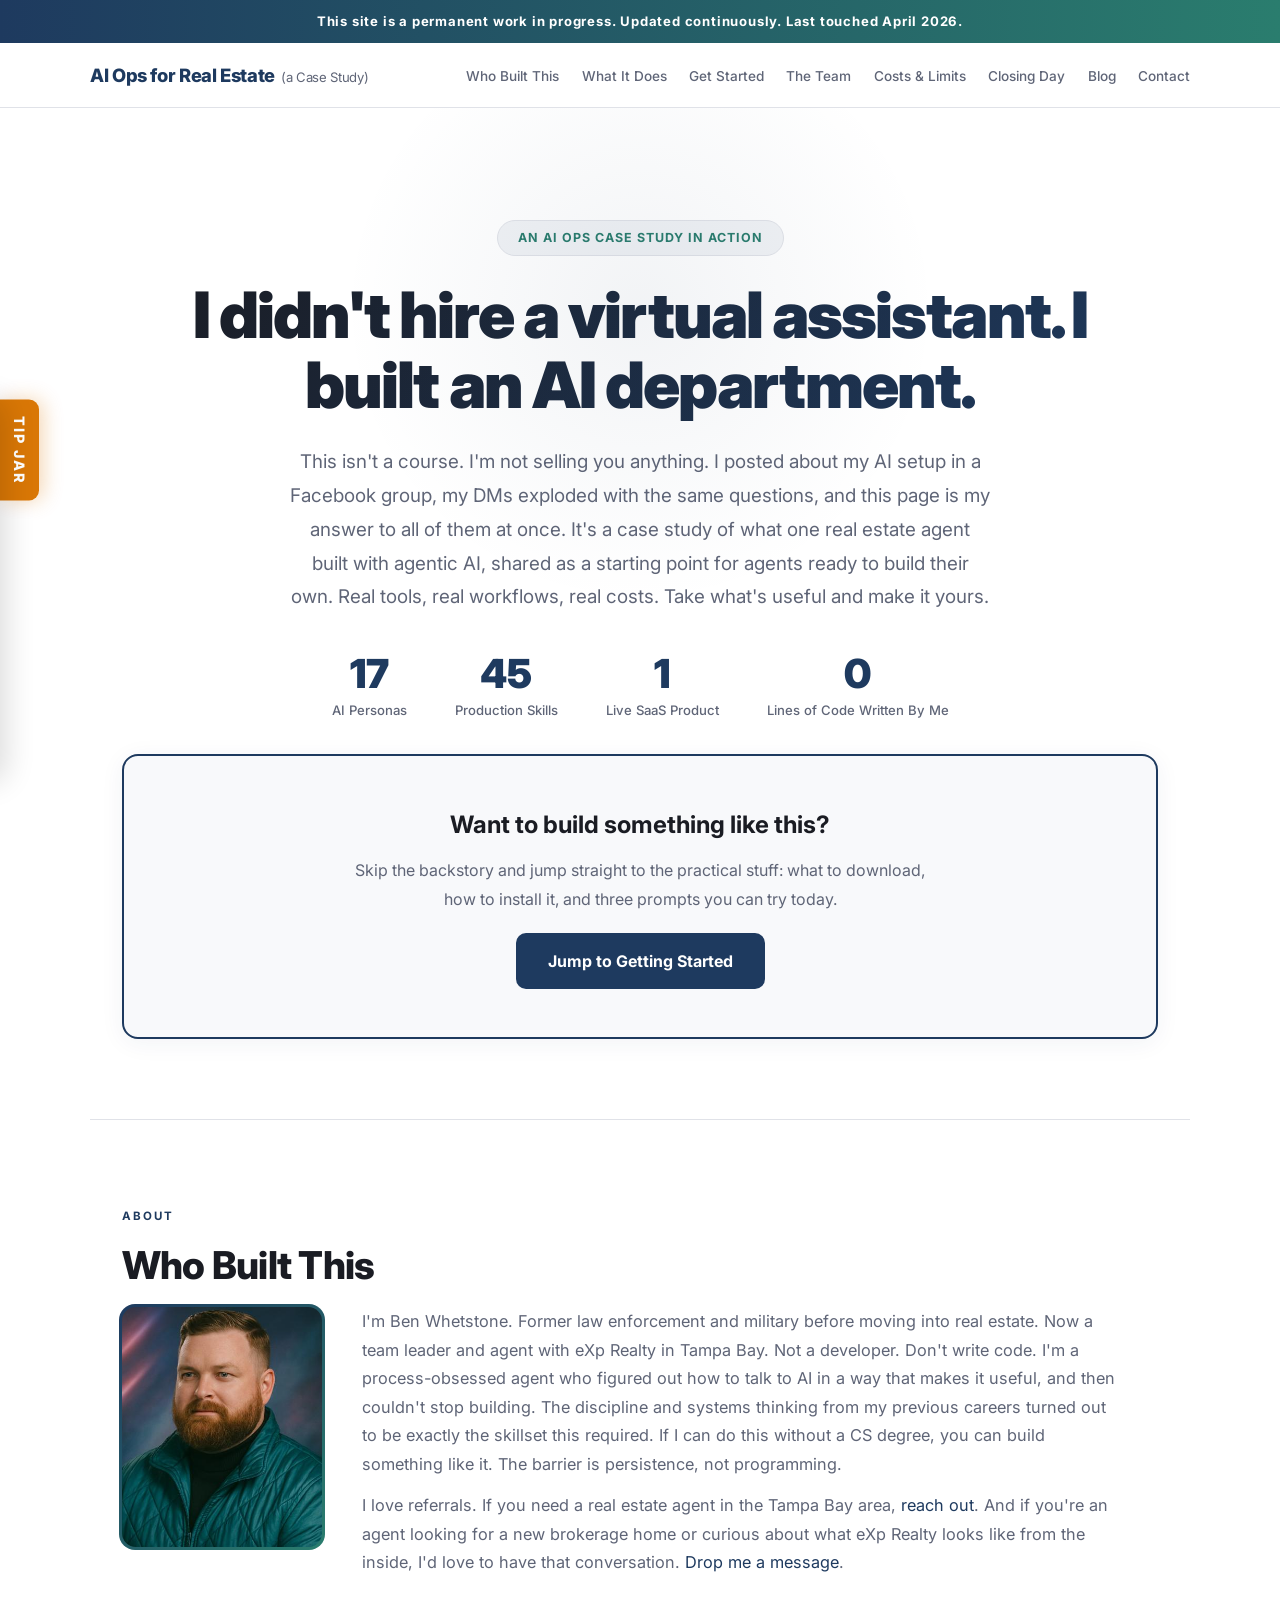
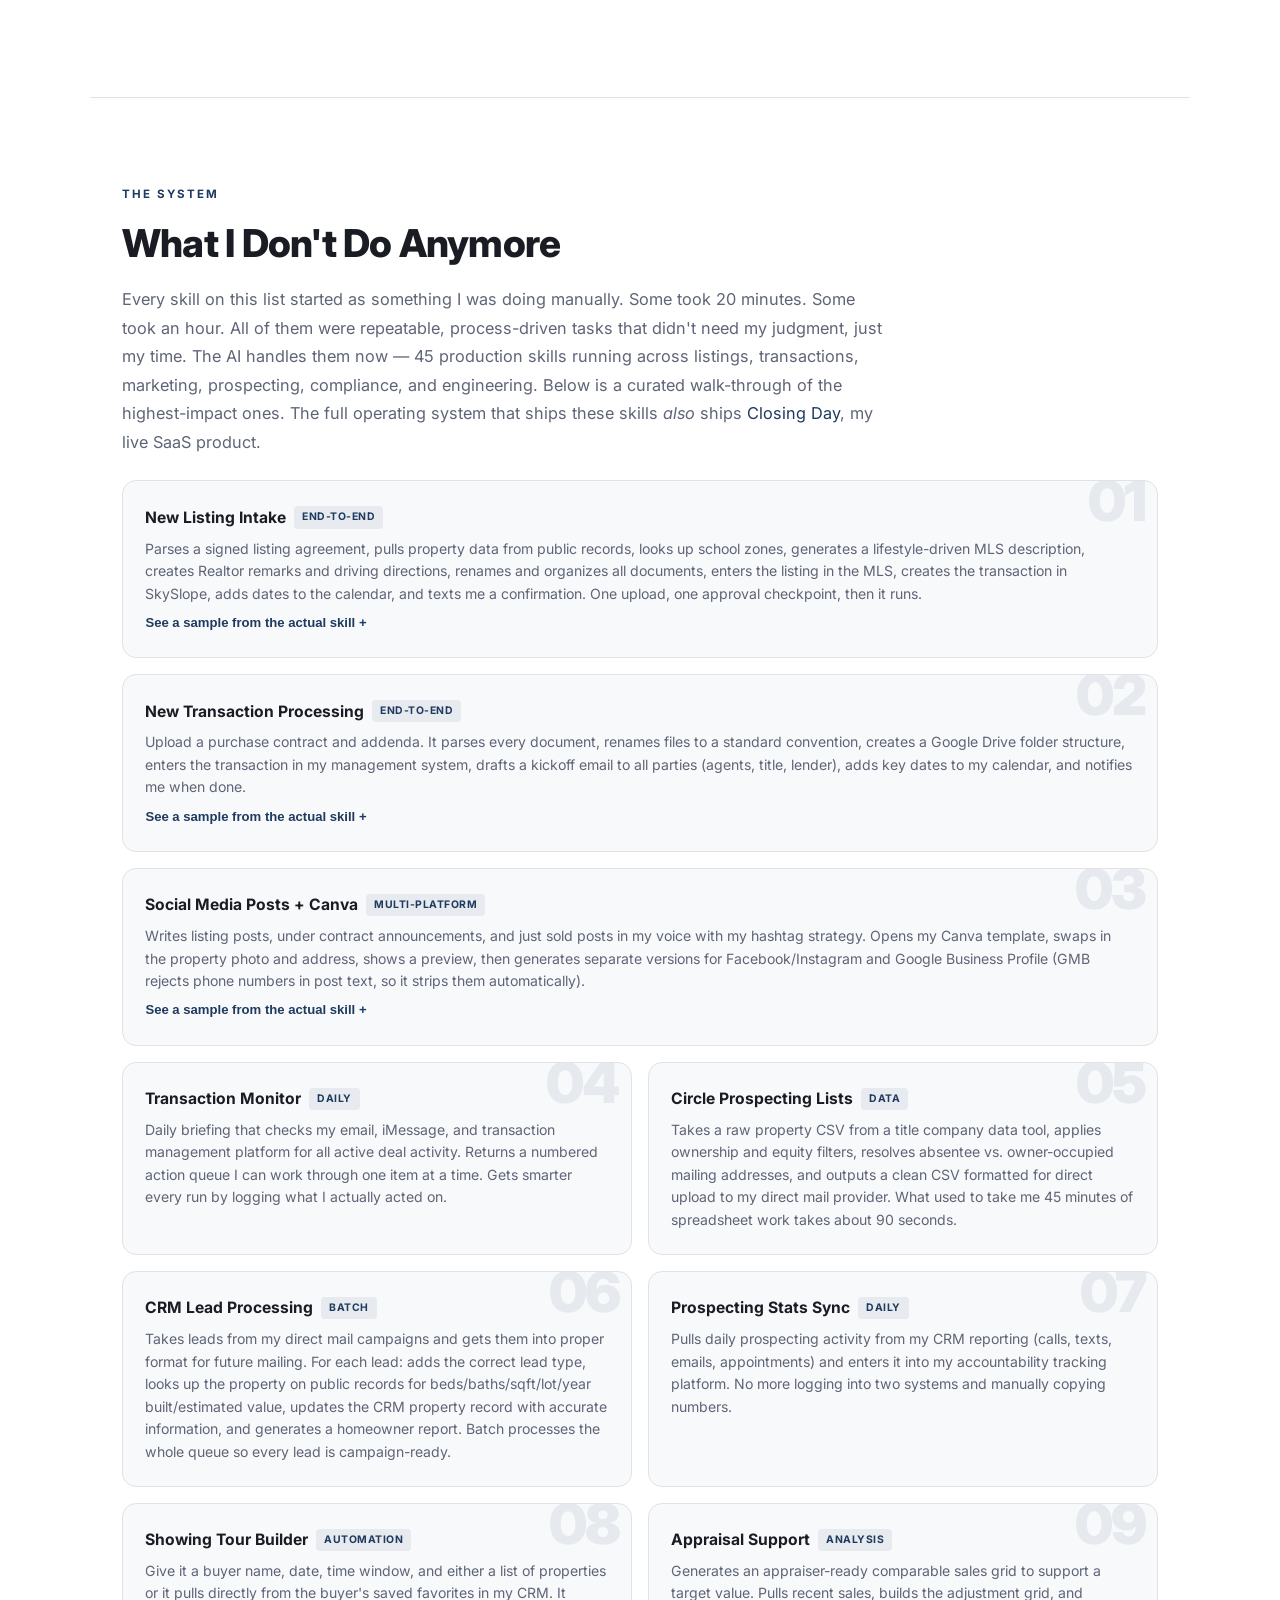
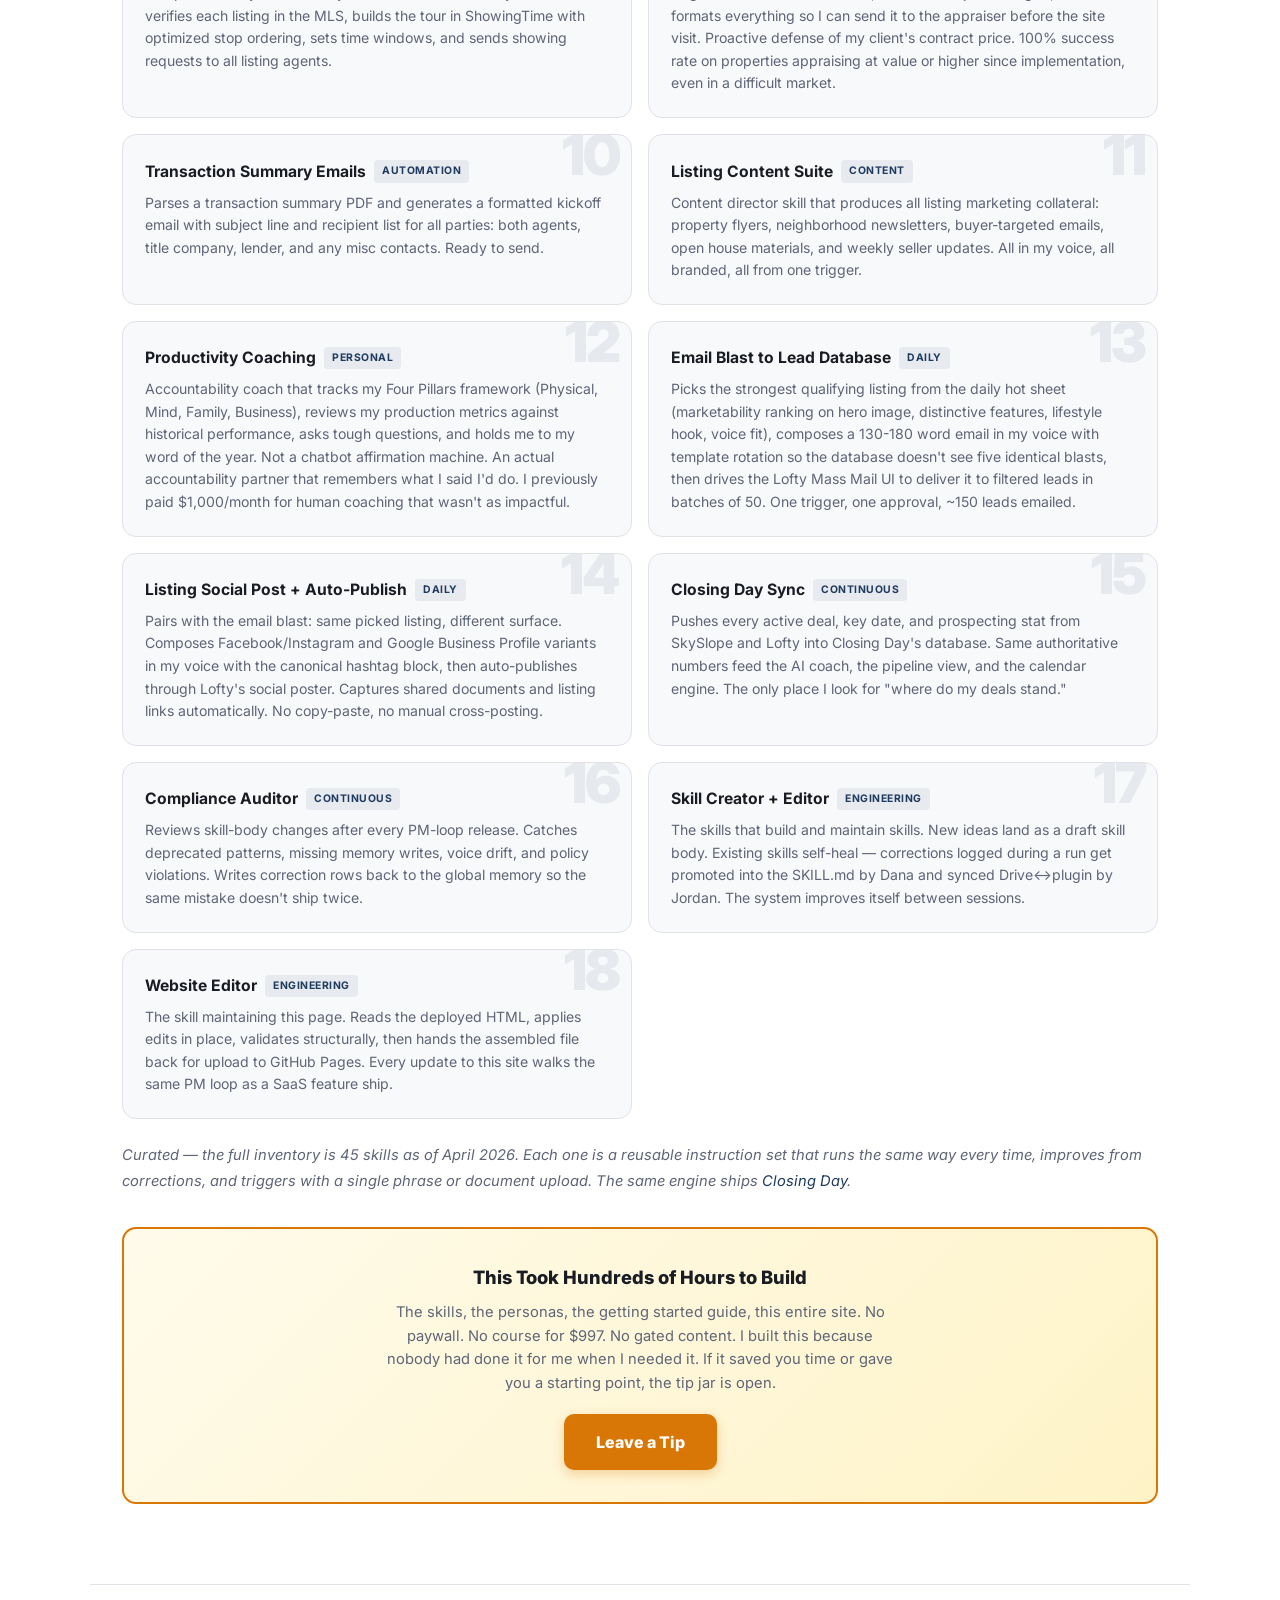
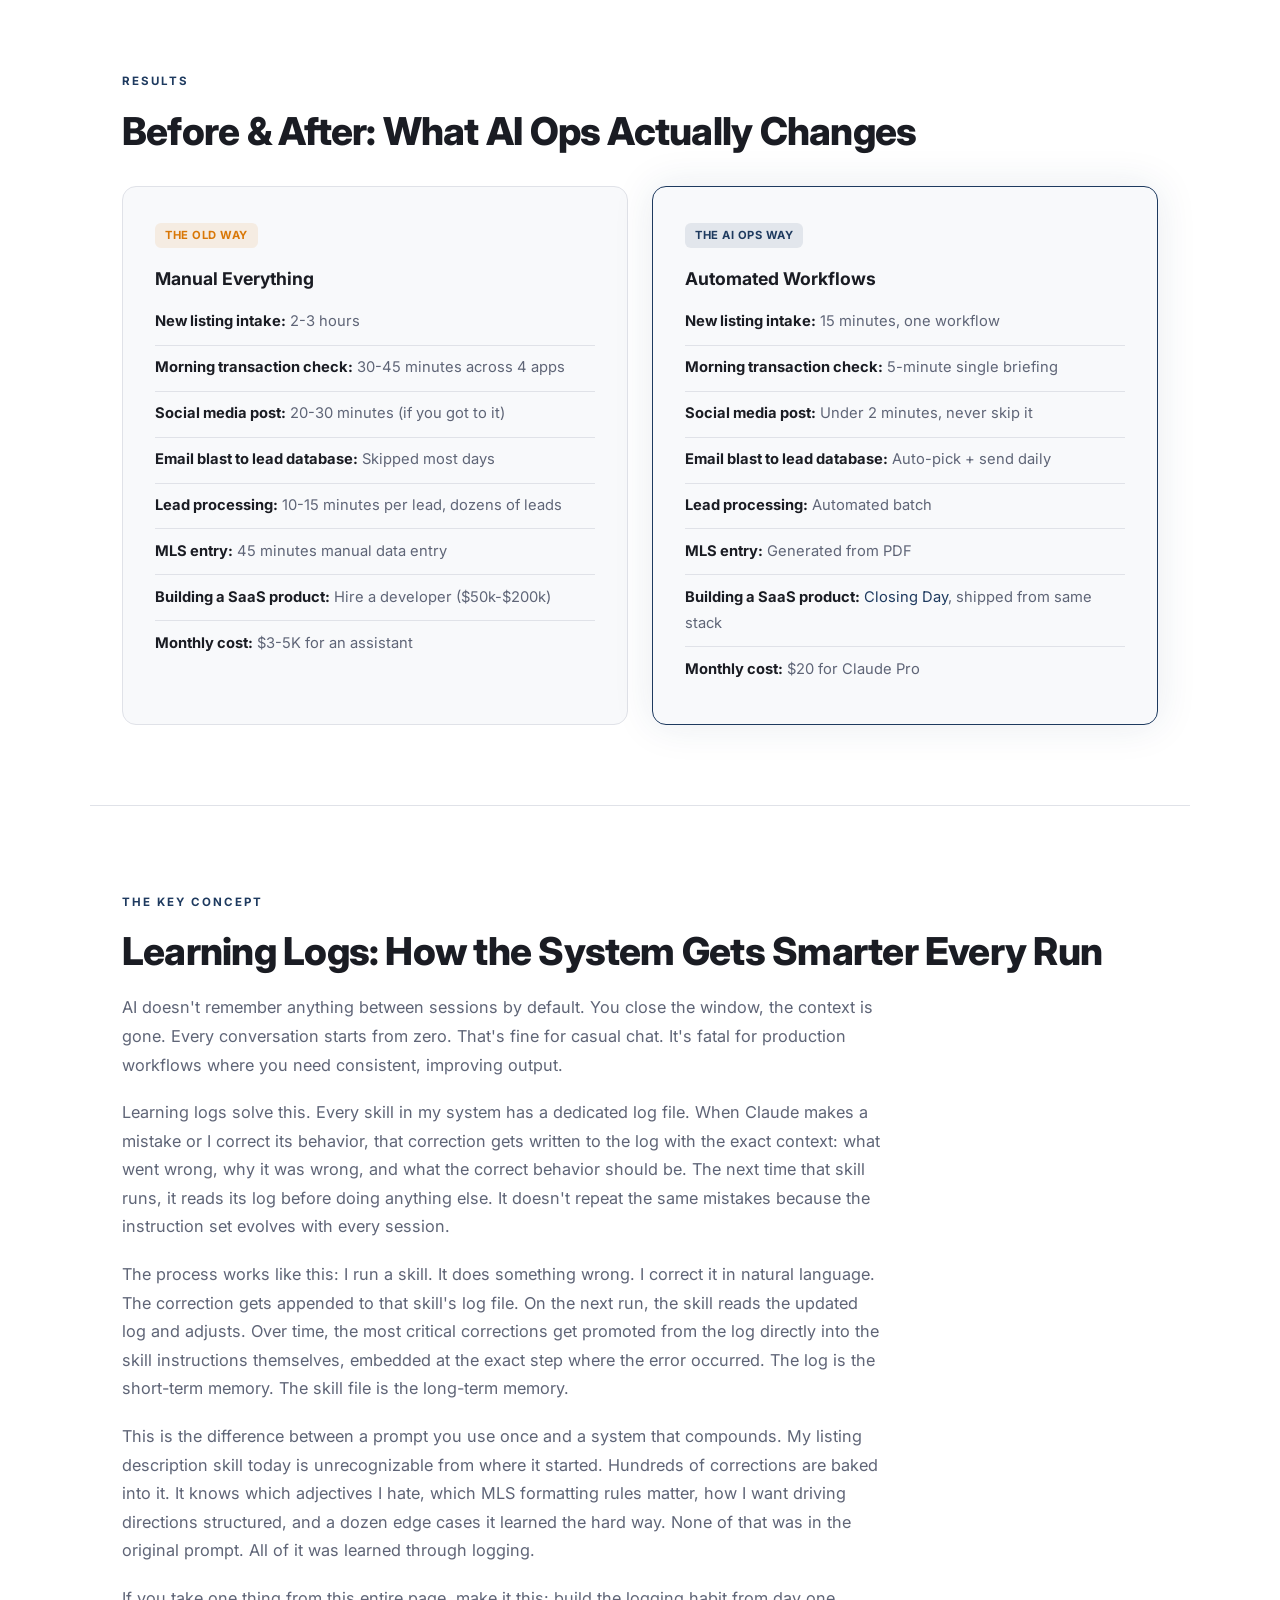
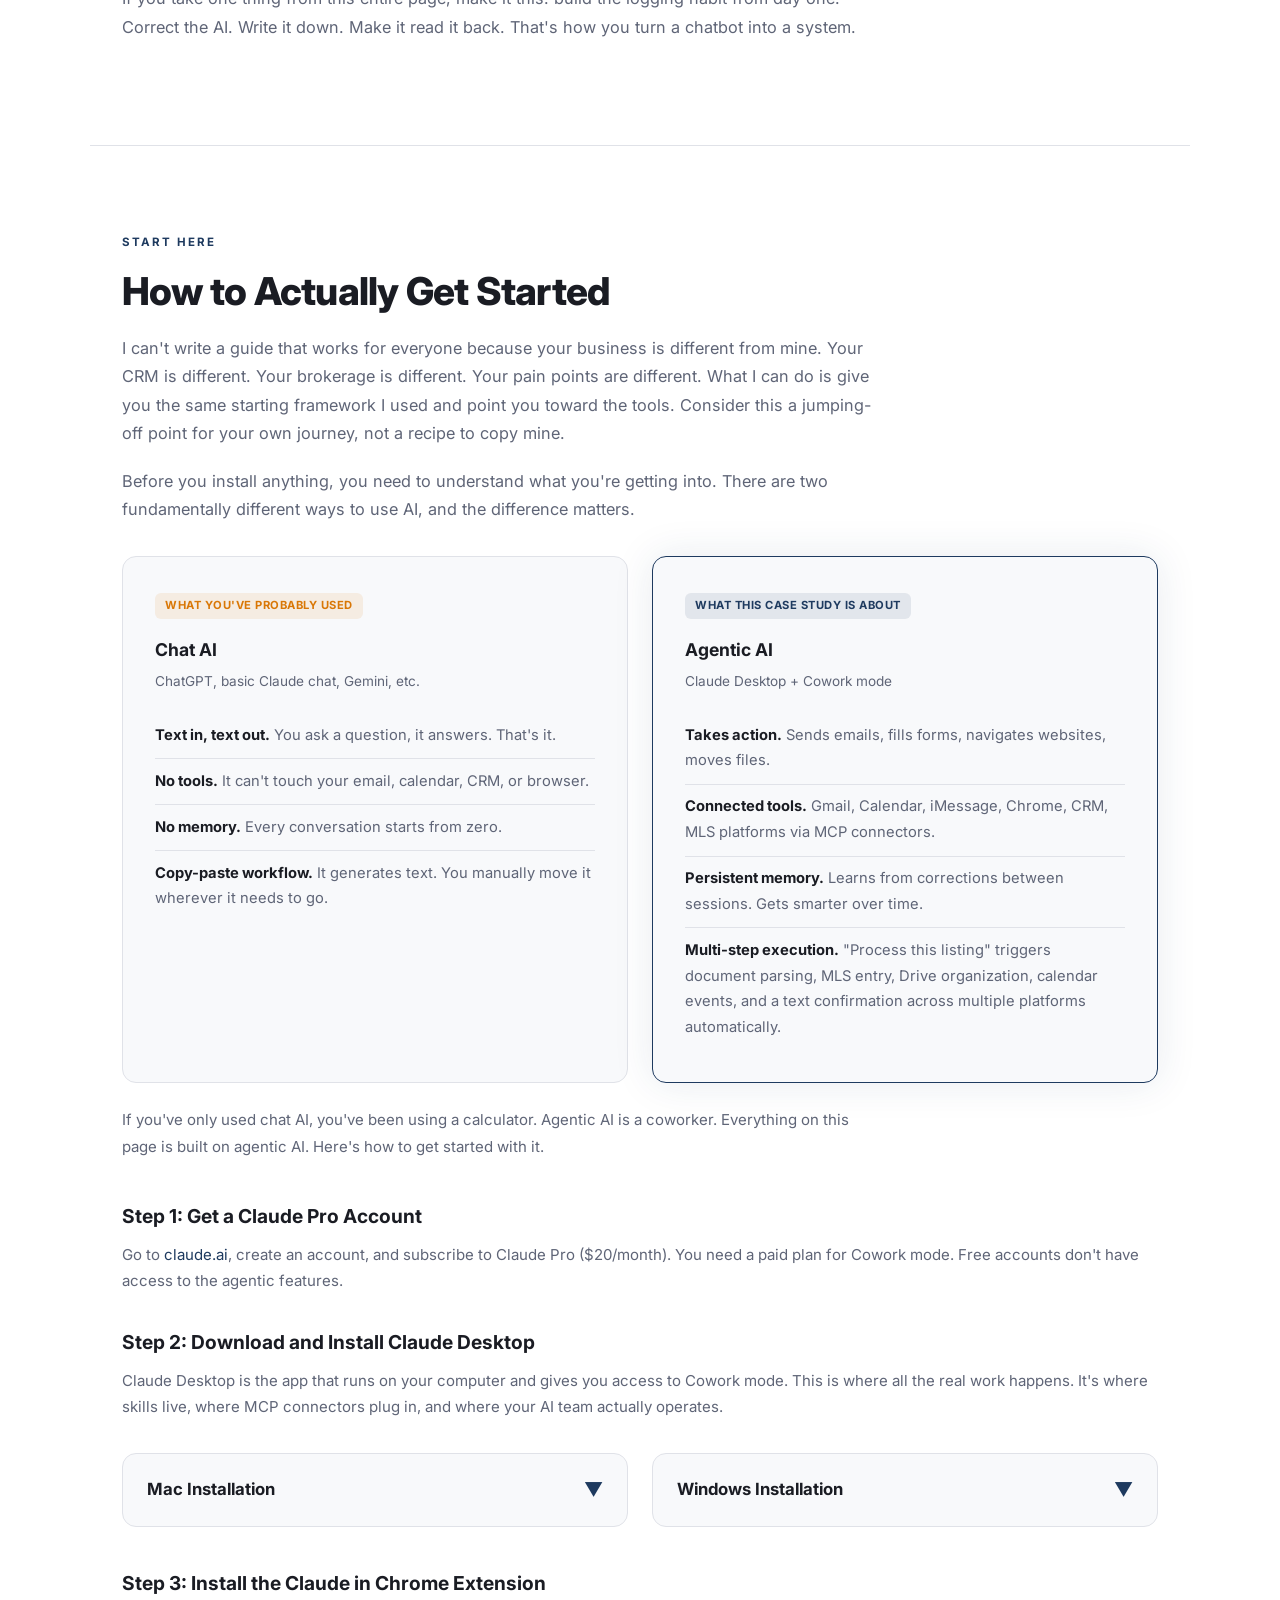
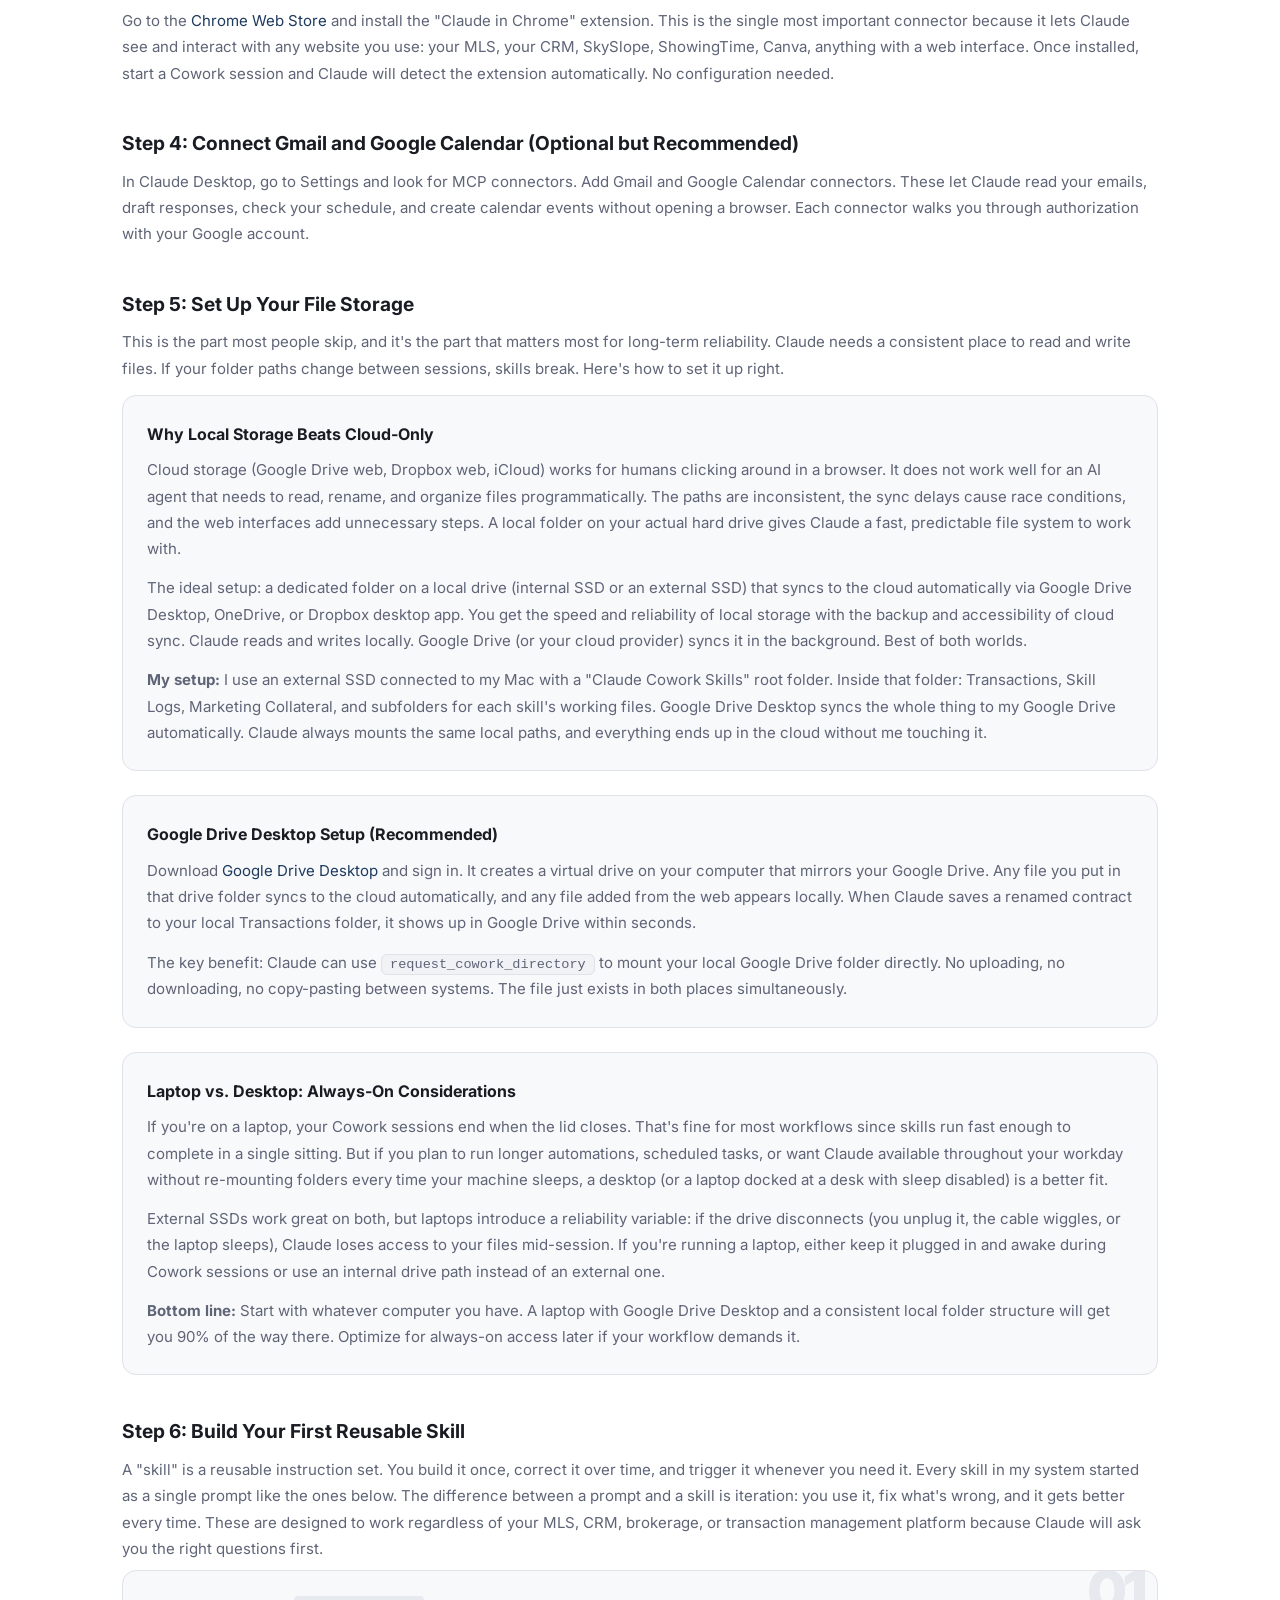
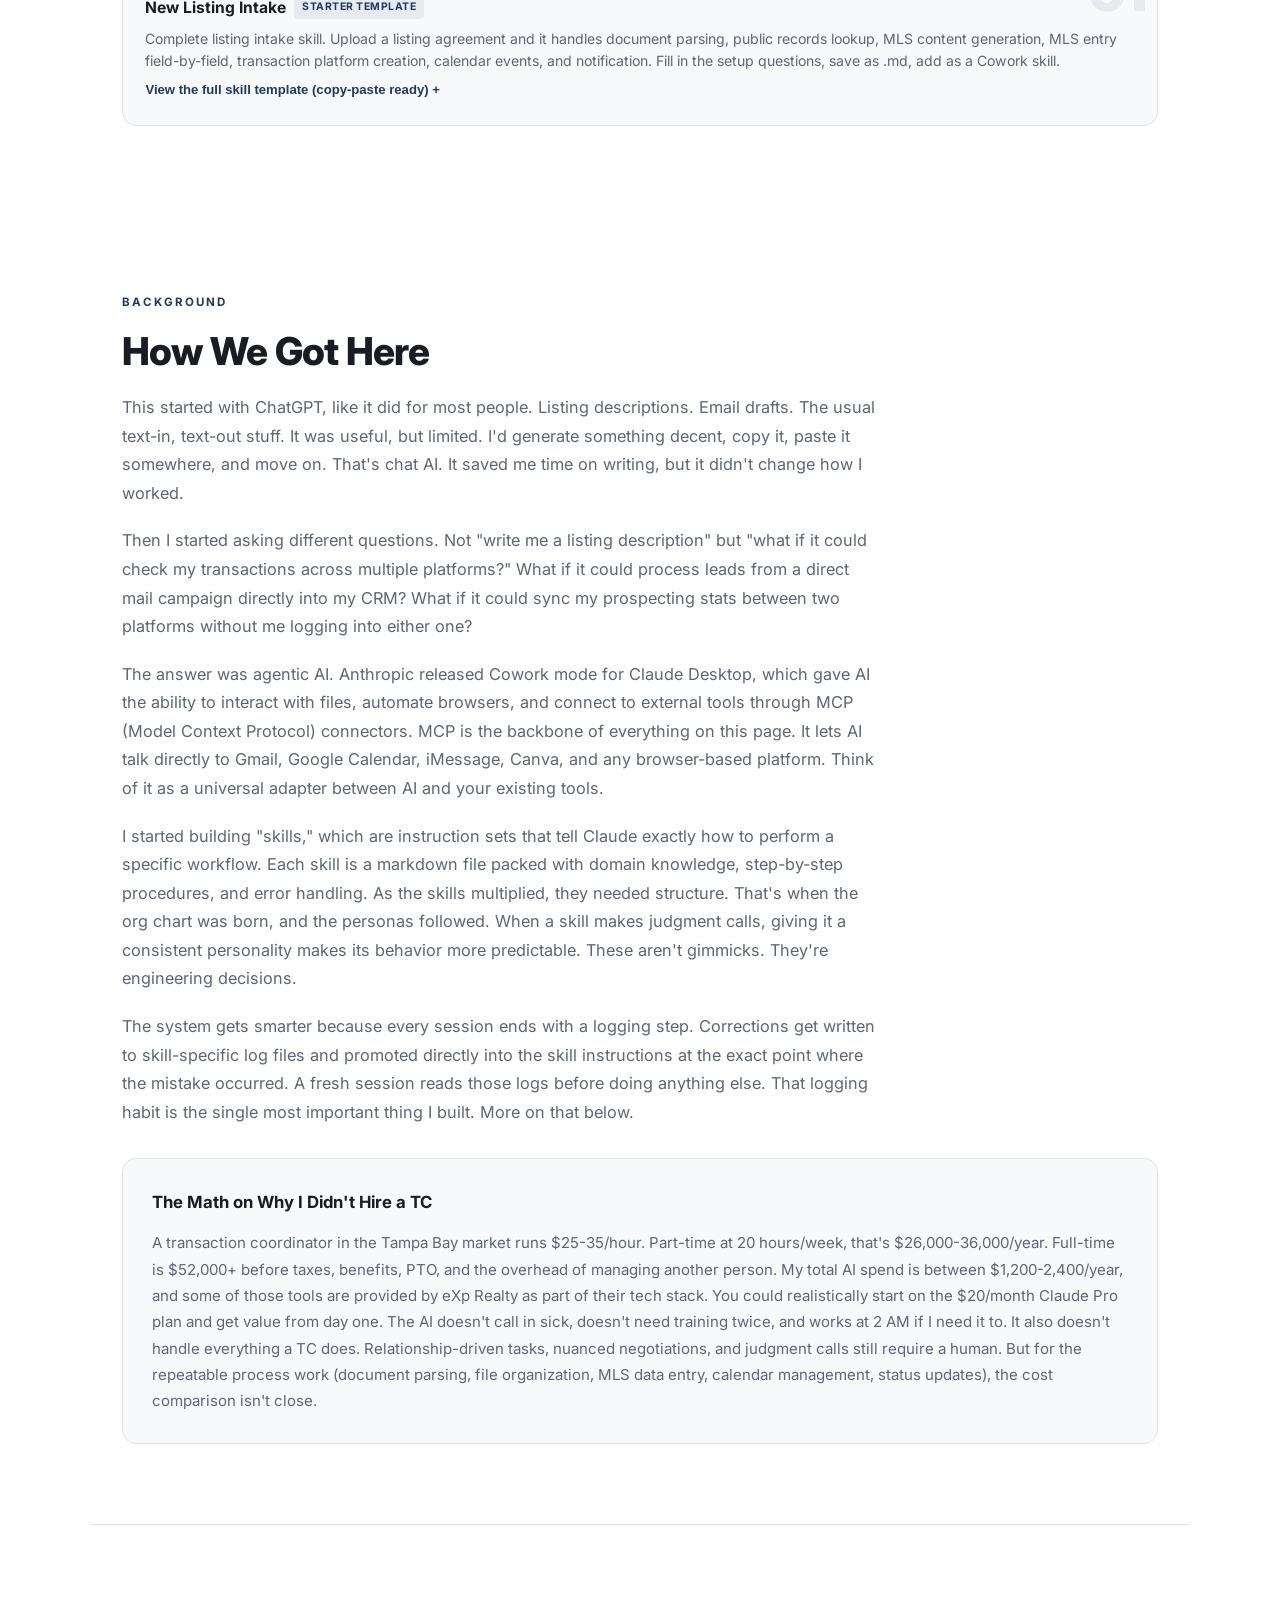
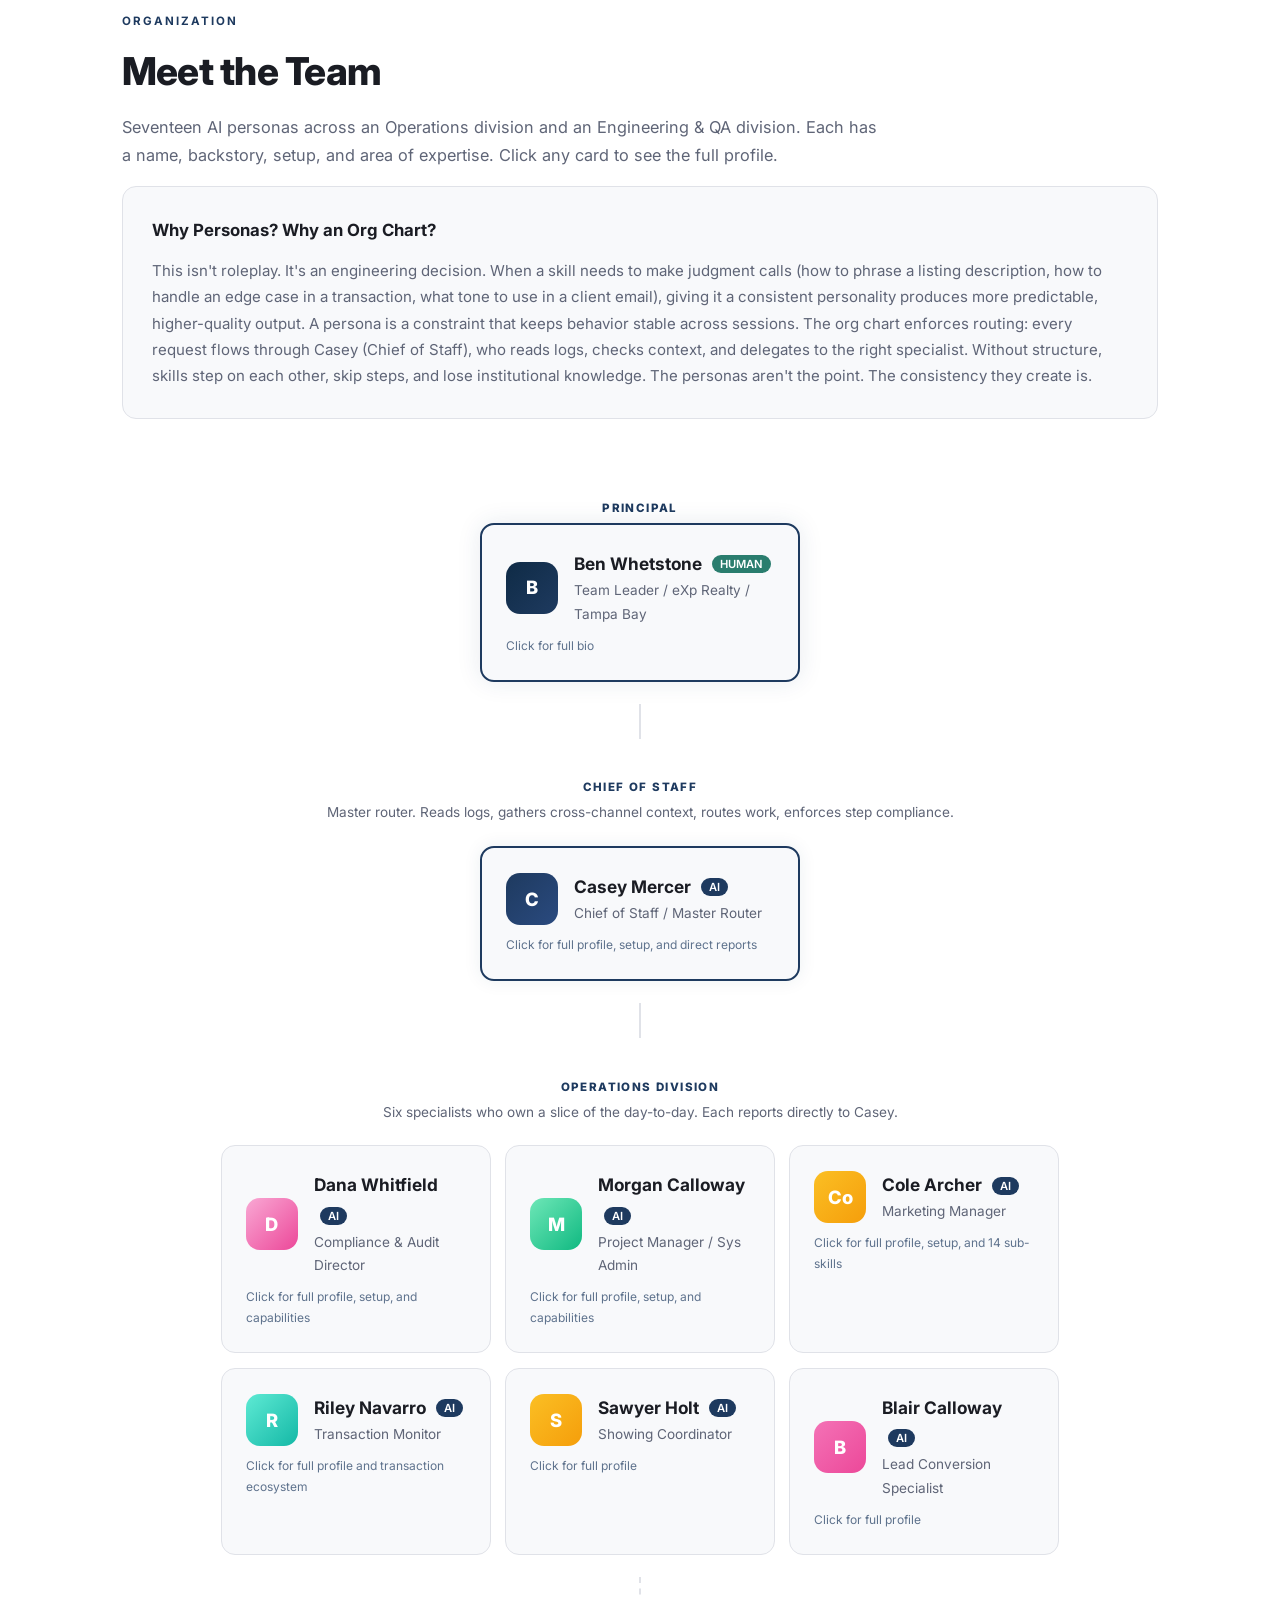
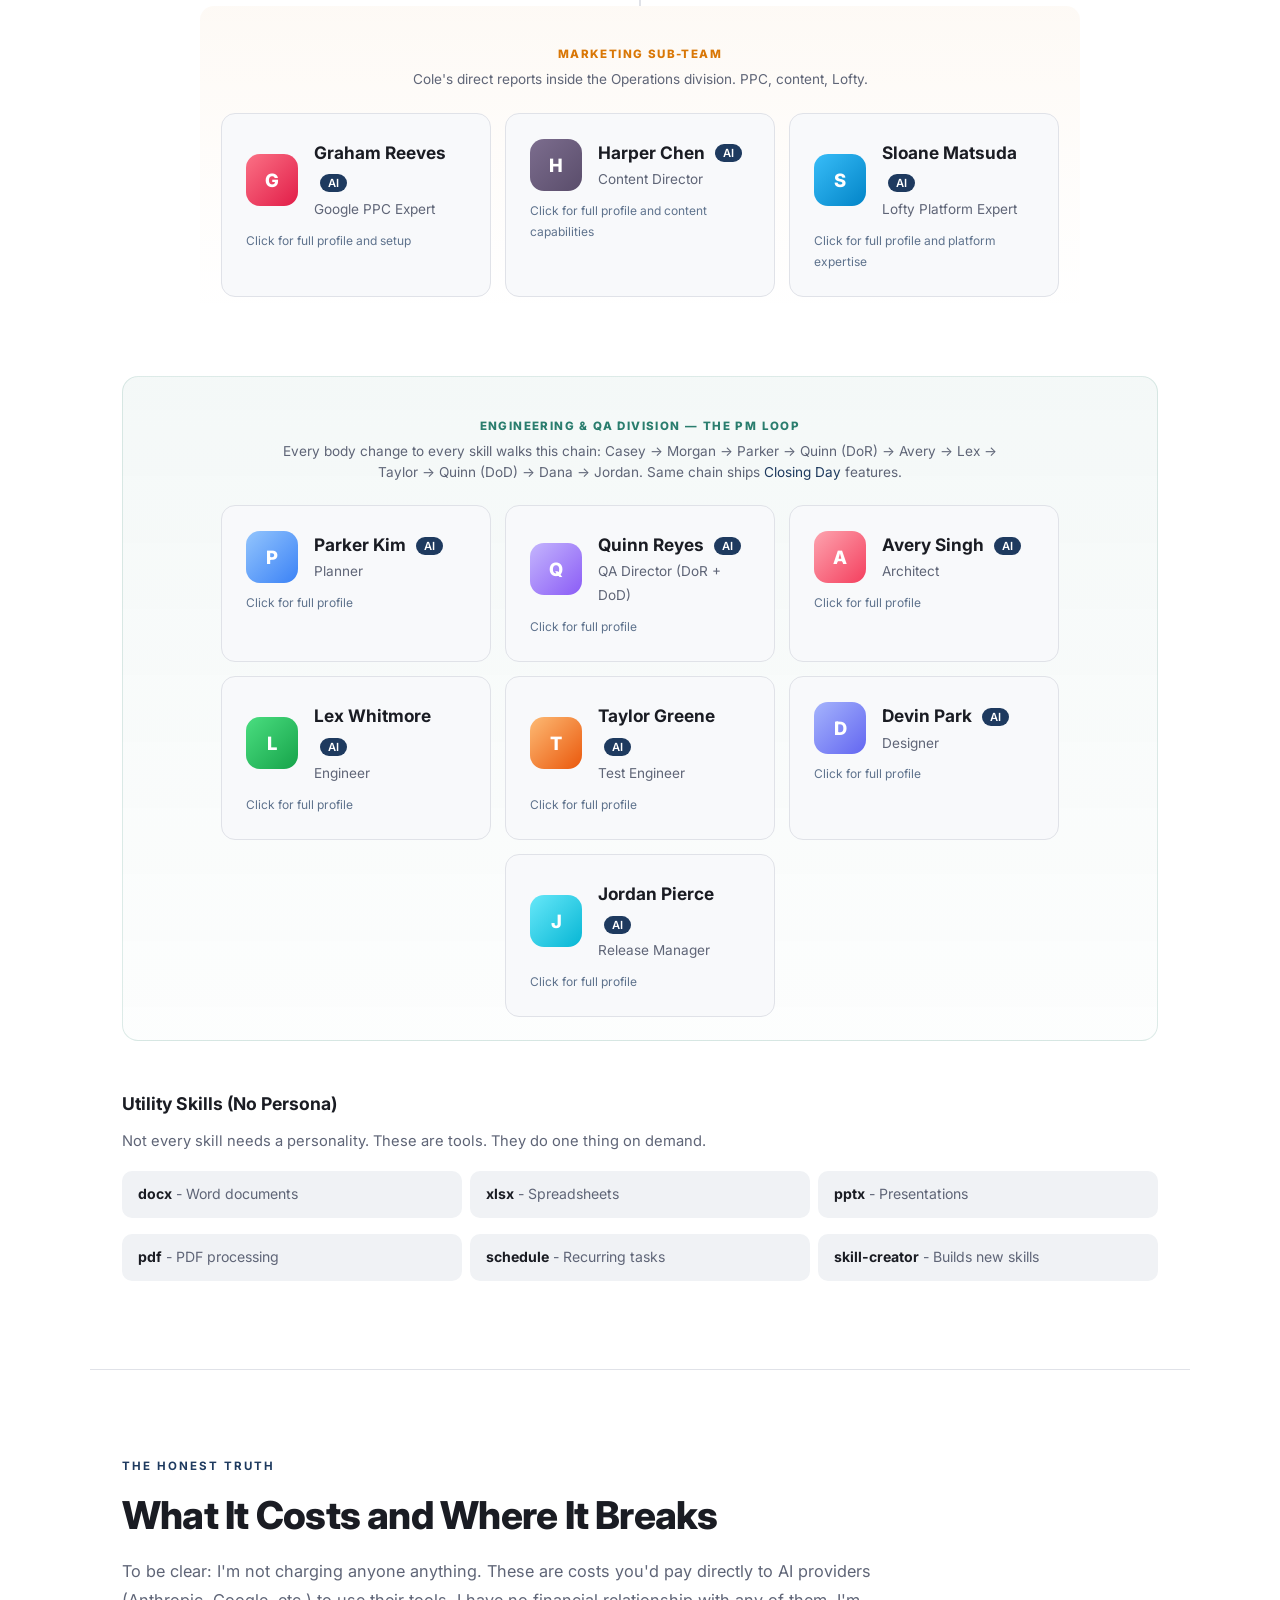
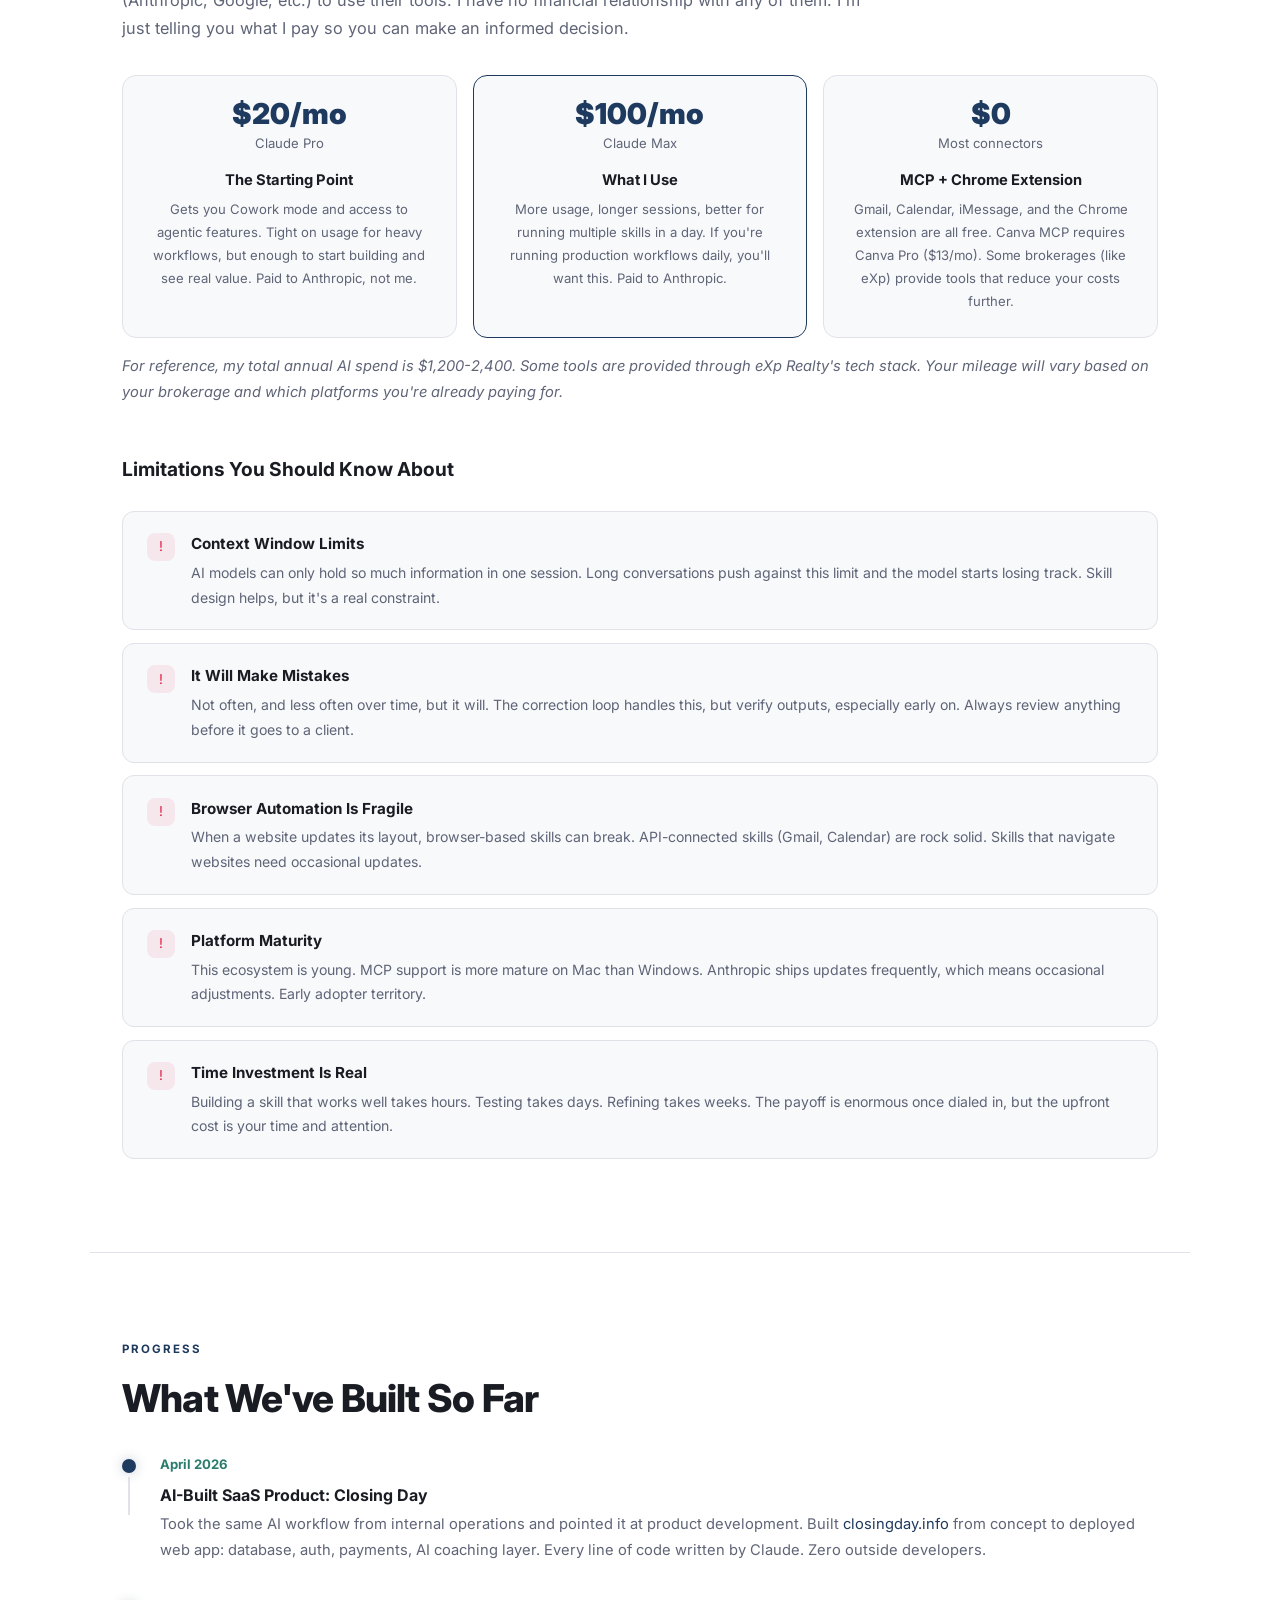
<file: index.html>
<!DOCTYPE html>
<html lang="en">
<head>
<meta charset="UTF-8">
<meta name="viewport" content="width=device-width, initial-scale=1.0">
<title>AI Operations for Real Estate | Ben Whetstone</title>
<meta name="description" content="How one independent real estate agent built a 17-persona AI operations team using Claude, then pointed it at building a live SaaS product (Closing Day). Org chart, workflows, costs, and the honest truth about what works.">
<link rel="canonical" href="https://aiopsforrealestate.com/">
<meta name="theme-color" content="#1e3a5f">
<meta name="author" content="Ben Whetstone">
<meta name="keywords" content="AI ops, agentic AI, real estate, Claude, automation, SaaS, real estate technology, agent AI, transaction management">

<!-- Open Graph -->
<meta property="og:type" content="website">
<meta property="og:url" content="https://aiopsforrealestate.com/">
<meta property="og:title" content="AI Ops for Real Estate &mdash; A Case Study">
<meta property="og:description" content="One real estate agent. 17 AI personas. 45 production skills. One live SaaS product. The honest playbook for building an AI ops layer.">
<meta property="og:image" content="https://aiopsforrealestate.com/closingday-logo.png">
<meta property="og:site_name" content="AI Ops for Real Estate">

<!-- Twitter card -->
<meta name="twitter:card" content="summary_large_image">
<meta name="twitter:title" content="AI Ops for Real Estate &mdash; A Case Study">
<meta name="twitter:description" content="One real estate agent. 17 AI personas. 45 production skills. One live SaaS product. The honest playbook.">
<meta name="twitter:image" content="https://aiopsforrealestate.com/closingday-logo.png">

<!-- Discoverability -->
<link rel="alternate" type="application/rss+xml" title="AI Ops for Real Estate &mdash; Blog" href="https://aiopsforrealestate.com/blog/feed.xml">
<link rel="sitemap" type="application/xml" href="https://aiopsforrealestate.com/sitemap.xml">

<!-- Structured data -->
<script type="application/ld+json">
{
  "@context": "https://schema.org",
  "@graph": [
    {
      "@type": "WebSite",
      "@id": "https://aiopsforrealestate.com/#website",
      "url": "https://aiopsforrealestate.com/",
      "name": "AI Ops for Real Estate",
      "description": "How one independent real estate agent built an AI ops layer and shipped a live SaaS product.",
      "publisher": { "@id": "https://aiopsforrealestate.com/#person" },
      "inLanguage": "en-US"
    },
    {
      "@type": "Person",
      "@id": "https://aiopsforrealestate.com/#person",
      "name": "Ben Whetstone",
      "url": "https://aiopsforrealestate.com/",
      "image": "https://aiopsforrealestate.com/headshot.jpg",
      "jobTitle": "Real Estate Agent / AI Ops Builder",
      "worksFor": { "@type": "Organization", "name": "eXp Realty" },
      "sameAs": [
        "https://southshoreteam.info"
      ]
    },
    {
      "@type": "Organization",
      "name": "Closing Day",
      "url": "https://closingday.info",
      "logo": "https://aiopsforrealestate.com/closingday-logo.png",
      "description": "Pipeline + accountability platform for real estate agents, built by an agent without writing code."
    }
  ]
}
</script>

<style>
  @import url('https://fonts.googleapis.com/css2?family=Inter:wght@400;500;600;700;800;900&display=swap');
  :root {
    --bg: #ffffff;
    --surface: #f8f9fb;
    --surface2: #f0f2f5;
    --surface3: #e8eaef;
    --border: #e0e2e8;
    --text: #1a1c23;
    --text-muted: #5f6577;
    --accent: #1e3a5f;
    --accent-bright: #1e3a5f;
    --teal: #2a7d6e;
    --rose: #e11d48;
    --amber: #d97706;
    --glow: rgba(30,58,95,0.04);
    --glow-strong: rgba(30,58,95,0.08);
  }
  * { margin: 0; padding: 0; box-sizing: border-box; }
  html { scroll-behavior: smooth; overflow-x: clip; } /* clip, not hidden, so the sticky nav still works; stops the .hero::before glow from causing horizontal scroll on mobile */
  body {
    font-family: 'Inter', system-ui, -apple-system, sans-serif;
    background: var(--bg);
    color: var(--text);
    line-height: 1.75;
    -webkit-font-smoothing: antialiased;
    overflow-x: hidden;
  }
  a { color: var(--accent); text-decoration: none; transition: color 0.2s; }
  a:hover { color: var(--teal); }

  /* Animations */
  @keyframes fadeUp { from { opacity: 0; transform: translateY(30px); } to { opacity: 1; transform: translateY(0); } }
  @keyframes gradientShift { 0% { background-position: 0% 50%; } 50% { background-position: 100% 50%; } 100% { background-position: 0% 50%; } }
  @keyframes pulse { 0%, 100% { opacity: 1; } 50% { opacity: 0.5; } }
  @keyframes float { 0%, 100% { transform: translateY(0); } 50% { transform: translateY(-6px); } }

  .reveal { opacity: 0; transform: translateY(30px); transition: opacity 0.7s ease, transform 0.7s ease; }
  .reveal.visible { opacity: 1; transform: translateY(0); }
  .reveal-delay-1 { transition-delay: 0.1s; }
  .reveal-delay-2 { transition-delay: 0.2s; }
  .reveal-delay-3 { transition-delay: 0.3s; }

  /* WIP Banner */
  .wip-banner {
    background: linear-gradient(90deg, var(--accent), var(--teal), var(--accent));
    background-size: 200% 100%;
    animation: gradientShift 6s ease infinite;
    color: #ffffff;
    text-align: center;
    padding: 10px 16px;
    font-size: 0.82rem;
    font-weight: 700;
    letter-spacing: 0.8px;
  }

  /* Navigation */
  nav {
    position: sticky; top: 0; z-index: 100;
    background: rgba(255,255,255,0.92);
    backdrop-filter: blur(16px) saturate(1.5);
    border-bottom: 1px solid var(--border);
    padding: 0 2rem;
  }
  nav .nav-inner {
    max-width: 1100px; margin: 0 auto;
    display: flex; align-items: center; justify-content: space-between;
    height: 64px;
  }
  nav .logo { font-weight: 800; font-size: 1.15rem; color: var(--text); letter-spacing: -0.02em; text-decoration: none; }
  nav .logo:hover { color: var(--text); }
  nav .logo span { color: var(--accent); }
  nav .logo span:first-child { color: var(--accent); }
  nav ul { list-style: none; display: flex; gap: 1.4rem; align-items: center; padding: 0; margin: 0; flex-wrap: nowrap; }
  nav ul li { white-space: nowrap; }
  nav ul li a { color: var(--text-muted); font-size: 0.85rem; font-weight: 500; transition: color 0.2s; white-space: nowrap; }
  nav ul li a:hover { color: var(--text); }
  nav .logo { white-space: nowrap; }
  .hamburger { display: none; flex-direction: column; gap: 5px; cursor: pointer; background: none; border: none; padding: 4px; }
  .hamburger span { display: block; width: 22px; height: 2px; background: var(--text); border-radius: 2px; }

  /* Hero */
  .hero {
    max-width: 1100px; margin: 0 auto;
    padding: 7rem 2rem 5rem;
    text-align: center;
    position: relative;
  }
  .hero::before {
    content: '';
    position: absolute;
    top: -100px; left: 50%; transform: translateX(-50%);
    width: 600px; height: 600px;
    background: radial-gradient(circle, rgba(30,58,95,0.06) 0%, transparent 70%);
    pointer-events: none;
  }
  .hero-tag {
    display: inline-block;
    background: var(--surface2);
    border: 1px solid var(--border);
    border-radius: 99px;
    padding: 6px 20px;
    font-size: 0.78rem;
    color: var(--teal);
    font-weight: 700;
    letter-spacing: 1px;
    text-transform: uppercase;
    margin-bottom: 1.5rem;
  }
  .hero h1 {
    font-size: clamp(2.5rem, 5.5vw, 4rem);
    font-weight: 900;
    line-height: 1.1;
    margin-bottom: 1.5rem;
    letter-spacing: -0.03em;
    background: linear-gradient(135deg, var(--text) 0%, var(--accent) 50%, var(--teal) 100%);
    background-size: 200% 200%;
    animation: gradientShift 8s ease infinite;
    -webkit-background-clip: text;
    -webkit-text-fill-color: transparent;
    background-clip: text;
  }
  .hero p {
    font-size: 1.18rem;
    color: var(--text-muted);
    max-width: 700px;
    margin: 0 auto 2.5rem;
    line-height: 1.8;
  }
  .hero-stats {
    display: flex;
    justify-content: center;
    gap: 3rem;
    flex-wrap: wrap;
  }
  .hero-stat {
    text-align: center;
  }
  .hero-stat-number {
    font-size: 2.5rem;
    font-weight: 900;
    color: var(--accent);
    line-height: 1;
    letter-spacing: -0.02em;
  }
  .hero-stat-label {
    font-size: 0.82rem;
    color: var(--text-muted);
    font-weight: 500;
    margin-top: 0.3rem;
  }

  /* Sections */
  section { max-width: 1100px; margin: 0 auto; padding: 5rem 2rem; }
  .section-divider { max-width: 1100px; margin: 0 auto; border-top: 1px solid var(--border); }
  .section-label {
    display: inline-block;
    font-size: 0.72rem;
    font-weight: 700;
    letter-spacing: 2px;
    text-transform: uppercase;
    color: var(--accent);
    margin-bottom: 1rem;
  }
  section h2 {
    font-size: clamp(1.8rem, 3vw, 2.4rem);
    font-weight: 800;
    margin-bottom: 1.2rem;
    line-height: 1.2;
    letter-spacing: -0.02em;
  }
  .prose { max-width: 760px; color: var(--text-muted); font-size: 1.02rem; }
  .prose p + p { margin-top: 1.2rem; }

  /* About section with headshot */
  .about-intro {
    display: grid;
    grid-template-columns: 200px 1fr;
    gap: 2.5rem;
    align-items: start;
    margin-bottom: 2.5rem;
  }
  .headshot-wrapper {
    position: relative;
  }
  .headshot-wrapper::before {
    content: '';
    position: absolute;
    inset: -3px;
    background: linear-gradient(135deg, var(--accent), var(--teal));
    border-radius: 16px;
    z-index: 0;
  }
  .headshot {
    width: 200px; height: 240px;
    object-fit: cover;
    object-position: center top;
    border-radius: 14px;
    position: relative;
    z-index: 1;
    display: block;
  }
  .headshot-fallback {
    width: 200px; height: 240px;
    border-radius: 14px;
    position: relative;
    z-index: 1;
    display: flex;
    align-items: center;
    justify-content: center;
    background: var(--surface2);
    color: var(--text-muted);
    font-size: 0.85rem;
    font-weight: 600;
  }

  /* Cards */
  .card-grid {
    display: grid;
    grid-template-columns: 1fr 1fr;
    gap: 1.2rem;
    margin-top: 2rem;
  }
  .card {
    background: var(--surface);
    border: 1px solid var(--border);
    border-radius: 14px;
    padding: 1.8rem;
    transition: border-color 0.3s, box-shadow 0.3s, transform 0.3s;
  }
  .card:hover {
    border-color: rgba(30,58,95,0.15);
    box-shadow: 0 8px 32px var(--glow);
    transform: translateY(-2px);
  }
  .card h3 { font-size: 1.05rem; font-weight: 700; margin-bottom: 0.5rem; }
  .card h3 .card-icon { margin-right: 0.4rem; }
  .card p { color: var(--text-muted); font-size: 0.94rem; }

  /* Agentic AI section */
  .comparison-table {
    display: grid;
    grid-template-columns: 1fr 1fr;
    gap: 1.5rem;
    margin-top: 2rem;
  }
  .comparison-col {
    background: var(--surface);
    border: 1px solid var(--border);
    border-radius: 14px;
    padding: 2rem;
    position: relative;
  }
  .comparison-col.highlight {
    border-color: var(--accent);
    box-shadow: 0 0 40px rgba(30,58,95,0.1);
  }
  .comparison-col h3 {
    font-size: 1.1rem; font-weight: 700; margin-bottom: 0.3rem;
  }
  .comparison-col .comp-subtitle {
    font-size: 0.85rem; color: var(--text-muted); margin-bottom: 1.2rem;
  }
  .comp-item {
    padding: 0.6rem 0;
    border-bottom: 1px solid var(--border);
    font-size: 0.92rem;
    color: var(--text-muted);
  }
  .comp-item:last-child { border-bottom: none; }
  .comp-item strong { color: var(--text); }
  .comp-badge {
    display: inline-block;
    font-size: 0.7rem; font-weight: 700;
    letter-spacing: 0.5px; text-transform: uppercase;
    padding: 3px 10px; border-radius: 6px;
    margin-bottom: 1rem;
  }
  .badge-old { background: rgba(217,119,6,0.1); color: var(--amber); }
  .badge-new { background: rgba(30,58,95,0.1); color: var(--accent-bright); }

  /* Org chart — proper hierarchical tree */
  .org-tree {
    margin: 2rem auto 0;
    display: flex;
    flex-direction: column;
    align-items: stretch;
    gap: 0;
    max-width: 1100px;
  }
  .org-tier {
    position: relative;
    padding: 2.4rem 1rem 1.4rem;
    text-align: center;
  }
  .org-tier-label {
    font-size: 0.72rem;
    font-weight: 800;
    letter-spacing: 1.4px;
    text-transform: uppercase;
    color: var(--accent);
    margin-bottom: 0.3rem;
  }
  .org-tier-sublabel {
    font-size: 0.85rem;
    color: var(--text-muted);
    max-width: 720px;
    margin: 0 auto 1.4rem;
    line-height: 1.55;
  }
  .org-tier-cards {
    display: flex;
    flex-wrap: wrap;
    justify-content: center;
    gap: 0.9rem;
    text-align: left;
  }
  .org-tier-cards .persona-card {
    flex: 0 1 270px;
    max-width: 320px;
    margin: 0;
  }
  .org-tier.tier-principal .persona-card,
  .org-tier.tier-cos .persona-card {
    flex: 0 1 380px;
  }
  .org-tier.tier-principal .persona-card {
    border: 2px solid var(--accent);
    box-shadow: 0 0 24px rgba(30,58,95,0.10);
  }
  .org-tier.tier-cos .persona-card {
    border: 2px solid var(--accent);
    box-shadow: 0 0 18px rgba(30,58,95,0.08);
  }
  .org-tier.tier-pmloop {
    background: linear-gradient(180deg, rgba(42,125,110,0.05) 0%, rgba(42,125,110,0.01) 100%);
    border-radius: 16px;
    margin-top: 1rem;
    border: 1px solid rgba(42,125,110,0.15);
  }
  .org-tier.tier-pmloop .org-tier-label { color: var(--teal); }
  .org-tier.tier-marketing {
    background: linear-gradient(180deg, rgba(217,119,6,0.04) 0%, transparent 100%);
    border-radius: 14px;
    margin: 0 auto;
    max-width: 880px;
  }
  .org-tier.tier-marketing .org-tier-label { color: var(--amber); }
  /* Vertical connectors between tiers */
  .org-connector {
    width: 2px;
    background: var(--border);
    height: 2.2rem;
    margin: 0 auto;
    align-self: center;
  }
  .org-connector.subtier-connector {
    height: 1.8rem;
    border-left: 2px dashed var(--border);
    background: transparent;
  }
  .org-divider {
    height: 1px;
    background: linear-gradient(90deg, transparent, var(--border), transparent);
    margin: 2.5rem auto 0;
    max-width: 760px;
  }
  /* Mobile: stack cards cleanly, keep tier labels readable */
  @media (max-width: 720px) {
    .org-tree { gap: 0; }
    .org-tier { padding: 1.6rem 0.4rem 1rem; }
    .org-tier-cards { gap: 0.7rem; }
    .org-tier-cards .persona-card,
    .org-tier.tier-principal .persona-card,
    .org-tier.tier-cos .persona-card {
      flex: 1 1 100%;
      max-width: 100%;
    }
    .org-tier-sublabel { font-size: 0.82rem; padding: 0 0.6rem; }
    .org-connector { height: 1.4rem; }
    .org-divider { margin-top: 1.6rem; }
  }

  .persona-card {
    background: var(--surface);
    border: 1px solid var(--border);
    border-radius: 14px;
    padding: 1.5rem;
    margin-bottom: 1rem;
    cursor: pointer;
    transition: border-color 0.3s, box-shadow 0.3s, transform 0.3s;
    position: relative;
    overflow: hidden;
  }
  .persona-card::before {
    content: '';
    position: absolute;
    top: 0; left: 0; right: 0;
    height: 2px;
    background: linear-gradient(90deg, transparent, var(--accent), transparent);
    opacity: 0;
    transition: opacity 0.3s;
  }
  .persona-card:hover::before, .persona-card.active::before { opacity: 1; }
  .persona-card:hover, .persona-card.active {
    border-color: rgba(30,58,95,0.3);
    box-shadow: 0 8px 40px rgba(30,58,95,0.08);
    transform: translateY(-1px);
  }
  .persona-header { display: flex; align-items: center; gap: 1rem; }
  .persona-avatar {
    width: 52px; height: 52px; border-radius: 14px;
    display: flex; align-items: center; justify-content: center;
    font-weight: 800; font-size: 1.15rem; color: #ffffff; flex-shrink: 0;
  }
  .persona-name { font-weight: 700; font-size: 1.08rem; }
  .persona-role { font-size: 0.85rem; color: var(--text-muted); }
  .persona-expand-hint { font-size: 0.75rem; color: var(--accent); margin-top: 0.5rem; opacity: 0.7; }

  .persona-detail {
    display: none; margin-top: 1.5rem;
    padding-top: 1.5rem; border-top: 1px solid var(--border);
    animation: fadeUp 0.3s ease;
  }
  .persona-card.active .persona-detail { display: block; }
  .persona-card.active .persona-expand-hint { display: none; }

  .detail-section { margin-bottom: 1.2rem; }
  .detail-section h4 {
    font-size: 0.75rem; font-weight: 700;
    letter-spacing: 1.5px; text-transform: uppercase;
    color: var(--accent); margin-bottom: 0.5rem;
  }
  .detail-section p { font-size: 0.92rem; color: var(--text-muted); line-height: 1.7; }

  .tech-pills { display: flex; flex-wrap: wrap; gap: 6px; }
  .tech-pill {
    background: var(--surface2); border: 1px solid var(--border);
    border-radius: 8px; padding: 4px 12px;
    font-size: 0.76rem; color: var(--text-muted); font-weight: 600;
    transition: border-color 0.2s, color 0.2s;
  }
  .tech-pill:hover { border-color: var(--accent); color: var(--text); }

  .sub-skills { margin-top: 1.2rem; padding-top: 1.2rem; border-top: 1px solid var(--border); }
  .sub-skill-item {
    background: var(--surface2); border-radius: 10px;
    padding: 0.7rem 1rem; margin-bottom: 0.5rem; font-size: 0.88rem;
    transition: background 0.2s;
  }
  .sub-skill-item:hover { background: var(--surface3); }
  .sub-skill-item strong { color: var(--text); }
  .sub-skill-item span { color: var(--text-muted); }

  /* Getting started steps */
  .steps { margin-top: 2rem; counter-reset: step; }
  .step {
    background: var(--surface);
    border: 1px solid var(--border);
    border-radius: 14px;
    padding: 2rem;
    margin-bottom: 1rem;
    position: relative;
    padding-left: 5rem;
    transition: border-color 0.3s, box-shadow 0.3s;
  }
  .step:hover {
    border-color: rgba(30,58,95,0.15);
    box-shadow: 0 4px 20px var(--glow);
  }
  .step::before {
    counter-increment: step;
    content: counter(step);
    position: absolute;
    left: 1.8rem; top: 1.8rem;
    width: 36px; height: 36px;
    background: linear-gradient(135deg, var(--accent), var(--teal));
    border-radius: 10px;
    display: flex; align-items: center; justify-content: center;
    font-weight: 800; font-size: 1rem; color: #ffffff;
    line-height: 36px; text-align: center;
  }
  .step h3 { font-size: 1.05rem; font-weight: 700; margin-bottom: 0.4rem; }
  .step p { font-size: 0.94rem; color: var(--text-muted); }

  /* Hardware */
  .hw-grid { display: grid; grid-template-columns: 1fr 1fr; gap: 1.5rem; margin-top: 2rem; }
  .hw-card {
    background: var(--surface); border: 1px solid var(--border);
    border-radius: 14px; padding: 2rem;
  }
  .hw-card h3 { font-size: 1.15rem; font-weight: 700; margin-bottom: 0.3rem; }
  .hw-card .hw-subtitle { font-size: 0.85rem; color: var(--text-muted); margin-bottom: 1.2rem; }
  .hw-item {
    display: flex; justify-content: space-between; align-items: baseline;
    padding: 0.6rem 0; border-bottom: 1px solid var(--border); font-size: 0.92rem;
  }
  .hw-item:last-child { border-bottom: none; }
  .hw-label { color: var(--text-muted); }
  .hw-value { font-weight: 600; color: var(--text); text-align: right; }
  .hw-note { margin-top: 1rem; font-size: 0.85rem; color: var(--text-muted); font-style: italic; }

  /* Costs */
  .cost-grid { display: grid; grid-template-columns: 1fr 1fr 1fr; gap: 1rem; margin-top: 2rem; }
  .cost-card {
    background: var(--surface); border: 1px solid var(--border);
    border-radius: 14px; padding: 1.5rem; text-align: center;
  }
  .cost-price { font-size: 1.8rem; font-weight: 900; color: var(--accent); line-height: 1; }
  .cost-period { font-size: 0.82rem; color: var(--text-muted); margin-top: 0.2rem; }
  .cost-label { font-size: 0.92rem; font-weight: 700; margin-top: 0.8rem; margin-bottom: 0.3rem; }
  .cost-desc { font-size: 0.82rem; color: var(--text-muted); }

  /* Limitations */
  .limitation-list { margin-top: 1.5rem; }
  .limitation-item {
    background: var(--surface); border: 1px solid var(--border);
    border-radius: 12px; padding: 1.2rem 1.5rem; margin-bottom: 0.8rem;
    display: flex; gap: 1rem; align-items: start;
  }
  .limitation-icon {
    width: 28px; height: 28px; border-radius: 8px;
    display: flex; align-items: center; justify-content: center;
    font-size: 0.85rem; flex-shrink: 0; margin-top: 2px;
    background: rgba(225,29,72,0.08); color: var(--rose);
  }
  .limitation-text h4 { font-size: 0.95rem; font-weight: 700; margin-bottom: 0.2rem; }
  .limitation-text p { font-size: 0.88rem; color: var(--text-muted); }

  /* Timeline */
  .timeline { margin-top: 2rem; }
  .timeline-item { display: flex; gap: 1.5rem; margin-bottom: 2rem; position: relative; }
  .timeline-dot {
    width: 14px; height: 14px; border-radius: 50%;
    background: var(--accent); margin-top: 6px; flex-shrink: 0; position: relative;
    box-shadow: 0 0 12px rgba(30,58,95,0.25);
  }
  .timeline-item:not(:last-child) .timeline-dot::after {
    content: ''; position: absolute; top: 18px; left: 6px;
    width: 2px; height: calc(100% + 24px); background: var(--border);
  }
  .timeline-content h3 { font-size: 1rem; font-weight: 700; margin-bottom: 0.2rem; }
  .timeline-content .timeline-date { font-size: 0.82rem; color: var(--teal); font-weight: 700; margin-bottom: 0.3rem; }
  .timeline-content p { font-size: 0.92rem; color: var(--text-muted); }

  /* Roadmap */
  .roadmap-grid { display: grid; grid-template-columns: 1fr 1fr; gap: 1rem; margin-top: 2rem; }
  .roadmap-card {
    background: var(--surface); border: 1px solid var(--border);
    border-radius: 14px; padding: 1.5rem;
    transition: border-color 0.3s, box-shadow 0.3s;
  }
  .roadmap-card:hover { border-color: rgba(30,58,95,0.15); box-shadow: 0 4px 20px var(--glow); }
  .roadmap-card h3 { font-size: 0.98rem; font-weight: 700; margin-bottom: 0.4rem; }
  .roadmap-card p { font-size: 0.88rem; color: var(--text-muted); }
  .roadmap-status {
    display: inline-block; font-size: 0.7rem; font-weight: 700;
    letter-spacing: 0.5px; text-transform: uppercase;
    padding: 3px 10px; border-radius: 6px; margin-bottom: 0.8rem;
  }
  .status-exploring { background: rgba(129,140,248,0.12); color: var(--accent); }
  .status-planned { background: rgba(42,125,110,0.1); color: var(--teal); }
  .status-active { background: rgba(251,113,133,0.12); color: var(--rose); }

  /* Contact */
  .contact-grid { display: grid; grid-template-columns: 1fr 1fr; gap: 2rem; margin-top: 2rem; }
  .contact-card {
    background: var(--surface); border: 1px solid var(--border);
    border-radius: 14px; padding: 2rem;
  }
  .contact-card h3 { font-size: 1.1rem; font-weight: 700; margin-bottom: 0.5rem; }
  .contact-card p { color: var(--text-muted); font-size: 0.92rem; }
  .contact-link {
    display: inline-flex; align-items: center; gap: 0.5rem;
    margin-top: 1rem; padding: 12px 24px;
    background: linear-gradient(135deg, var(--accent), #2a4a7f);
    color: #ffffff; border-radius: 10px;
    font-weight: 700; font-size: 0.92rem; transition: transform 0.2s, box-shadow 0.2s;
  }
  .contact-link:hover { transform: translateY(-2px); box-shadow: 0 4px 20px rgba(30,58,95,0.15); color: white; }
  .contact-form { margin-top: 1rem; }
  .contact-form input, .contact-form textarea {
    width: 100%; background: var(--surface2); border: 1px solid var(--border);
    border-radius: 10px; padding: 12px 16px; color: var(--text);
    font-size: 0.92rem; font-family: inherit; margin-bottom: 0.8rem; transition: border-color 0.2s;
  }
  .contact-form input:focus, .contact-form textarea:focus { outline: none; border-color: var(--accent); }
  .contact-form textarea { min-height: 100px; resize: vertical; }
  .contact-form button {
    background: linear-gradient(135deg, var(--accent), #2a4a7f);
    color: #ffffff; border: none; border-radius: 10px;
    padding: 12px 28px; font-weight: 700; font-size: 0.92rem;
    cursor: pointer; transition: transform 0.2s, box-shadow 0.2s;
  }
  .contact-form button:hover { transform: translateY(-2px); box-shadow: 0 4px 20px rgba(30,58,95,0.15); }

  /* Footer */
  footer {
    border-top: 1px solid var(--border); padding: 2.5rem;
    text-align: center; font-size: 0.82rem; color: var(--text-muted);
  }
  footer p + p { margin-top: 0.4rem; }
  .footer-built { color: var(--accent); font-weight: 600; }

  /* Nav: collapse to hamburger early so 8 items + logo never overflow */
  @media (max-width: 1180px) {
    nav ul { display: none; position: absolute; top: 64px; left: 0; right: 0; background: #ffffff; border-bottom: 1px solid var(--border); flex-direction: column; padding: 1rem 2rem; gap: 1rem; }
    nav ul.open { display: flex; }
    .hamburger { display: flex; }
  }

  /* Mobile */
  @media (max-width: 768px) {
    .about-intro { grid-template-columns: 1fr; justify-items: center; text-align: left; }
    /* Left-align long body copy on mobile; centered multi-line paragraphs read poorly on phones. Headlines, eyebrow tags, and buttons stay centered. */
    .hero > p, .get-started-callout p, .featured-project p, .tipjar-inline p { text-align: left; }
    .card-grid, .hw-grid, .roadmap-grid, .contact-grid, .comparison-table { grid-template-columns: 1fr; }
    .cost-grid { grid-template-columns: 1fr; }
    .hero { padding: 4rem 1.5rem 3rem; }
    .hero-stats { gap: 2rem; }
    section { padding: 3.5rem 1.5rem; }
    .org-level-inner { margin-left: 1rem; padding-left: 1rem; }
    .step { padding-left: 4.5rem; }
    .sub-skill-grid-3 { grid-template-columns: 1fr !important; }
    .get-started-callout { padding: 2.5rem 1.5rem; }
    .featured-project { padding: 2.5rem 1.5rem; }
    .install-grid { grid-template-columns: 1fr; }
  }

  /* Get Started Callout */
  .get-started-callout {
    background: var(--surface);
    border: 2px solid var(--accent);
    border-radius: 16px;
    padding: 3rem;
    text-align: center;
    margin-top: 2rem;
    box-shadow: 0 4px 24px rgba(30,58,95,0.06);
  }

  /* Featured Project (Closing Day section) */
  .featured-project {
    background: var(--surface);
    border: 2px solid var(--teal);
    border-radius: 16px;
    padding: 3rem;
    text-align: center;
    margin-top: 1.5rem;
    box-shadow: 0 4px 24px rgba(42,125,110,0.08);
  }
  .featured-project-logo { max-width: 260px; height: auto; margin-bottom: 1.5rem; }
  .featured-project p { color: var(--text-muted); font-size: 1rem; max-width: 680px; margin: 0 auto; line-height: 1.7; margin-bottom: 0.8rem; }
  .featured-project p:last-of-type { margin-bottom: 0; }
  .featured-project-btn {
    display: inline-block; margin-top: 1.5rem;
    padding: 14px 32px; background: var(--teal);
    color: #ffffff; border-radius: 10px;
    font-weight: 700; font-size: 1rem;
    transition: transform 0.2s, box-shadow 0.2s;
    text-decoration: none;
  }
  .featured-project-btn:hover { transform: translateY(-2px); box-shadow: 0 6px 20px rgba(42,125,110,0.15); color: #ffffff; }

  /* Closing Day feature grid */
  .cd-feature-grid {
    display: grid; grid-template-columns: 1fr 1fr 1fr;
    gap: 1rem; margin-top: 1rem;
  }
  .cd-feature {
    background: var(--surface); border: 1px solid var(--border);
    border-radius: 12px; padding: 1.4rem;
    transition: border-color 0.25s, box-shadow 0.25s, transform 0.25s;
  }
  .cd-feature:hover { border-color: var(--teal); box-shadow: 0 4px 16px rgba(42,125,110,0.08); transform: translateY(-2px); }
  .cd-feature h4 { font-size: 0.98rem; font-weight: 700; color: var(--accent); margin-bottom: 0.5rem; }
  .cd-feature p { font-size: 0.9rem; color: var(--text-muted); line-height: 1.6; }

  /* Fun bio block on each persona card */
  .fun-bio {
    margin-top: 1rem;
    padding: 1rem 1.1rem;
    background: linear-gradient(135deg, rgba(42,125,110,0.04), rgba(30,58,95,0.04));
    border: 1px dashed var(--border);
    border-radius: 12px;
  }
  .fun-bio-title {
    font-size: 0.72rem; font-weight: 800; letter-spacing: 1.4px;
    text-transform: uppercase; color: var(--teal);
    margin-bottom: 0.7rem;
  }
  .fun-bio-grid {
    display: grid; grid-template-columns: 1fr 1fr;
    gap: 0.8rem 1.2rem;
  }
  .fun-bio-cell { display: flex; flex-direction: column; gap: 0.15rem; }
  .fun-bio-label {
    font-size: 0.7rem; font-weight: 700; letter-spacing: 0.6px;
    text-transform: uppercase; color: var(--text-muted);
  }
  .fun-bio-value {
    font-size: 0.88rem; line-height: 1.55; color: var(--text);
  }
  .fun-bio-value em { color: var(--text-muted); font-style: normal; font-size: 0.78rem; display: block; margin-top: 0.1rem; }
  @media (max-width: 600px) {
    .fun-bio-grid { grid-template-columns: 1fr; }
  }
  @media (max-width: 1024px) {
    .cd-feature-grid { grid-template-columns: 1fr 1fr; }
  }
  @media (max-width: 640px) {
    .cd-feature-grid { grid-template-columns: 1fr; }
  }
  .get-started-callout h2 { margin-bottom: 0.6rem; }
  .get-started-callout p { color: var(--text-muted); font-size: 1rem; max-width: 600px; margin: 0 auto; }
  .get-started-btn {
    display: inline-block; margin-top: 1.2rem;
    padding: 14px 32px; background: var(--accent);
    color: #ffffff; border-radius: 10px;
    font-weight: 700; font-size: 1rem;
    transition: transform 0.2s, box-shadow 0.2s;
  }
  .get-started-btn:hover { transform: translateY(-2px); box-shadow: 0 4px 16px rgba(30,58,95,0.15); color: #ffffff; }

  /* Install boxes */
  .install-grid { display: grid; grid-template-columns: 1fr 1fr; gap: 1.5rem; margin-top: 2rem; }
  .install-box {
    background: var(--surface); border: 1px solid var(--border);
    border-radius: 14px; overflow: hidden; cursor: pointer;
    transition: border-color 0.3s, box-shadow 0.3s;
  }
  .install-box:hover, .install-box.active { border-color: var(--accent); box-shadow: 0 4px 20px rgba(30,58,95,0.08); }
  .install-box-header {
    padding: 1.2rem 1.5rem; display: flex; align-items: center; justify-content: space-between;
  }
  .install-box-header h3 { font-size: 1.05rem; font-weight: 700; }
  .install-box-header .expand-arrow { color: var(--accent); font-size: 1.2rem; transition: transform 0.3s; }
  .install-box.active .expand-arrow { transform: rotate(180deg); }
  .install-box-content { display: none; padding: 0 1.5rem 1.5rem; animation: fadeUp 0.3s ease; }
  .install-box.active .install-box-content { display: block; }
  .install-step {
    padding: 0.6rem 0; border-bottom: 1px solid var(--border);
    font-size: 0.92rem; color: var(--text-muted);
  }
  .install-step:last-child { border-bottom: none; }
  .install-step strong { color: var(--text); }
  code, .code-block {
    font-family: 'SF Mono', 'Fira Code', monospace;
    background: var(--surface2); border: 1px solid var(--border);
    border-radius: 6px; padding: 2px 8px; font-size: 0.85rem;
  }
  .code-block {
    display: block; padding: 12px 16px; margin: 0.6rem 0;
    white-space: pre-wrap; word-break: break-all;
  }

  /* Sample prompts */
  .prompt-card {
    background: var(--surface); border: 1px solid var(--border);
    border-radius: 14px; padding: 1.5rem; margin-bottom: 1rem;
  }
  .prompt-card h4 { font-size: 0.92rem; font-weight: 700; margin-bottom: 0.4rem; color: var(--accent); }
  .prompt-card .prompt-text {
    background: var(--surface2); border: 1px solid var(--border);
    border-radius: 10px; padding: 1rem 1.2rem; margin-top: 0.6rem;
    font-size: 0.9rem; color: var(--text); font-style: italic; line-height: 1.6;
  }
  .prompt-card p { font-size: 0.88rem; color: var(--text-muted); }

  /* Skill showcase cards - "What I Don't Do Anymore" */
  .skill-showcase {
    display: grid;
    grid-template-columns: 1fr 1fr;
    gap: 1rem;
    counter-reset: skill;
  }
  .skill-card {
    background: var(--surface);
    border: 1px solid var(--border);
    border-radius: 14px;
    padding: 1.4rem 1.4rem 1.4rem 1.4rem;
    position: relative;
    overflow: hidden;
    transition: border-color 0.3s, box-shadow 0.3s, transform 0.3s;
    counter-increment: skill;
  }
  .skill-card::before {
    content: counter(skill, decimal-leading-zero);
    position: absolute;
    top: -8px; right: 12px;
    font-size: 3.5rem;
    font-weight: 900;
    color: var(--glow-strong);
    line-height: 1;
    pointer-events: none;
    letter-spacing: -0.04em;
  }
  .skill-card:hover {
    border-color: var(--accent);
    box-shadow: 0 8px 32px var(--glow);
    transform: translateY(-2px);
  }
  .skill-card-name {
    font-size: 0.98rem;
    font-weight: 700;
    color: var(--text);
    margin-bottom: 0.4rem;
    display: flex;
    align-items: center;
    gap: 0.5rem;
  }
  .skill-card-name .skill-tag {
    font-size: 0.65rem;
    font-weight: 700;
    letter-spacing: 0.5px;
    text-transform: uppercase;
    padding: 2px 8px;
    border-radius: 4px;
    background: rgba(30,58,95,0.08);
    color: var(--accent);
    white-space: nowrap;
  }
  .skill-card p {
    font-size: 0.88rem;
    color: var(--text-muted);
    line-height: 1.6;
    position: relative;
  }
  /* Expandable skill examples */
  .skill-card.has-example { grid-column: 1 / -1; }
  .skill-example-toggle {
    display: inline-block;
    margin-top: 0.6rem;
    font-size: 0.82rem;
    font-weight: 600;
    color: var(--accent);
    cursor: pointer;
    border: none;
    background: none;
    padding: 0;
    transition: color 0.2s;
  }
  .skill-example-toggle:hover { color: var(--teal); }
  .skill-example-toggle::after {
    content: ' +';
    font-weight: 700;
  }
  .skill-example-toggle.open::after {
    content: ' -';
  }
  .skill-example {
    display: none;
    margin-top: 1rem;
    padding: 1.2rem;
    background: var(--bg);
    border: 1px solid var(--border);
    border-radius: 10px;
    max-height: 500px;
    overflow-y: auto;
  }
  .skill-example.open { display: block; }
  .skill-example pre {
    font-family: 'SF Mono', 'Fira Code', 'Consolas', monospace;
    font-size: 0.78rem;
    line-height: 1.7;
    color: var(--text);
    white-space: pre-wrap;
    word-wrap: break-word;
    margin: 0;
  }
  .skill-example .example-note {
    font-size: 0.8rem;
    color: var(--text-muted);
    font-style: italic;
    margin-bottom: 0.8rem;
    line-height: 1.5;
  }
  .skill-example .copy-btn {
    display: inline-block;
    margin-bottom: 0.8rem;
    padding: 4px 14px;
    font-size: 0.75rem;
    font-weight: 600;
    color: var(--accent);
    background: rgba(30,58,95,0.06);
    border: 1px solid var(--border);
    border-radius: 6px;
    cursor: pointer;
    transition: background 0.2s, color 0.2s;
  }
  .skill-example .copy-btn:hover {
    background: var(--accent);
    color: #fff;
  }
  @media (max-width: 768px) {
    .skill-showcase { grid-template-columns: 1fr; }
    .skill-card.has-example { grid-column: 1; }
  }

  /* Referral box */
  .referral-box {
    background: var(--surface); border: 1px solid var(--teal);
    border-radius: 14px; padding: 1.5rem; margin-top: 2rem;
  }

  /* Tip jar - fixed left side, slides open */
  .tipjar-tab {
    position: fixed;
    left: 0;
    top: 50%;
    transform: translateY(-50%);
    z-index: 999;
    display: flex;
    align-items: stretch;
  }
  .tipjar-toggle {
    writing-mode: vertical-rl;
    text-orientation: mixed;
    background: #d97706;
    color: white;
    border: none;
    padding: 16px 11px;
    font-size: 0.9rem;
    font-weight: 800;
    letter-spacing: 2px;
    text-transform: uppercase;
    cursor: pointer;
    border-radius: 0 10px 10px 0;
    font-family: 'Inter', system-ui, sans-serif;
    box-shadow: 4px 0 20px rgba(217,119,6,0.3);
    transition: background 0.2s;
  }
  .tipjar-toggle:hover { background: #b45309; }
  .tipjar-panel {
    background: white;
    border: 1px solid var(--border);
    border-left: 4px solid #d97706;
    border-radius: 0 14px 14px 0;
    padding: 1.5rem;
    width: 280px;
    box-shadow: 6px 0 30px rgba(0,0,0,0.14);
    transform: translateX(-100%);
    transition: transform 0.3s ease;
    position: absolute;
    left: 0;
    top: 0;
  }
  .tipjar-tab.open .tipjar-panel { transform: translateX(0); position: relative; }
  .tipjar-tab.open .tipjar-toggle { border-radius: 0; box-shadow: none; }
  .tipjar-panel h4 { font-size: 1.1rem; margin-bottom: 0.4rem; color: var(--text); font-weight: 800; }
  .tipjar-panel p { font-size: 0.88rem; color: var(--text-muted); margin-bottom: 1rem; line-height: 1.5; }
  .tipjar-btn {
    display: block;
    text-align: center;
    padding: 14px 20px;
    background: #d97706;
    color: white;
    text-decoration: none;
    border-radius: 10px;
    font-size: 1rem;
    font-weight: 800;
    transition: background 0.2s;
    box-shadow: 0 4px 12px rgba(217,119,6,0.3);
  }
  .tipjar-btn:hover { background: #b45309; }
  .tipjar-impact {
    font-size: 0.8rem;
    color: var(--text-muted);
    text-align: center;
    margin-top: 0.6rem;
    font-style: italic;
  }

  /* Inline tip card - placed in content flow */
  .tipjar-inline {
    background: linear-gradient(135deg, #fffbeb 0%, #fef3c7 100%);
    border: 2px solid #d97706;
    border-radius: 14px;
    padding: 2rem;
    text-align: center;
    margin-top: 2rem;
  }
  .tipjar-inline h3 { font-size: 1.15rem; margin-bottom: 0.5rem; color: var(--text); font-weight: 800; }
  .tipjar-inline p { font-size: 0.92rem; color: var(--text-muted); margin-bottom: 1.2rem; max-width: 520px; margin-left: auto; margin-right: auto; line-height: 1.6; }
  .tipjar-inline-btn {
    display: inline-block;
    padding: 14px 32px;
    background: #d97706;
    color: white;
    text-decoration: none;
    border-radius: 10px;
    font-size: 1rem;
    font-weight: 800;
    transition: background 0.2s;
    box-shadow: 0 4px 12px rgba(217,119,6,0.3);
  }
  .tipjar-inline-btn:hover { background: #b45309; }

  @media (max-width: 768px) {
    .tipjar-tab { top: auto; bottom: 80px; transform: none; }
    .tipjar-panel { width: 250px; }
  }
</style>
</head>
<body>

<!-- TIP JAR - LEFT SIDE SLIDER -->
<div class="tipjar-tab" id="tipJar">
  <div class="tipjar-panel">
    <h4>Tip Jar</h4>
    <p>Everything on this site is free. The skills, the install guides, the org chart breakdown. No paywall, no course upsell. If it helped you get started or saved you hours of figuring it out yourself, dropping something in the tip jar keeps this going.</p>
    <a href="https://donate.stripe.com/9B64gzdx72Rvahl6lJak006" target="_blank" class="tipjar-btn">Leave a Tip</a>
    <div class="tipjar-impact">100% goes to keeping this site updated and tools documented.</div>
  </div>
  <button class="tipjar-toggle" onclick="document.getElementById('tipJar').classList.toggle('open')">TIP JAR</button>
</div>

<div class="wip-banner">
  This site is a permanent work in progress. Updated continuously. Last touched April 2026.
</div>

<nav>
  <div class="nav-inner">
    <a href="#" class="logo" style="text-decoration: none;"><span>AI Ops for Real Estate</span><span style="color: var(--text-muted); font-weight: 400; font-size: 0.82rem; margin-left: 0.4rem;">(a Case Study)</span></a>
    <button class="hamburger" onclick="document.querySelector('nav ul').classList.toggle('open')" aria-label="Menu">
      <span></span><span></span><span></span>
    </button>
    <ul>
      <li><a href="#about">Who Built This</a></li>
      <li><a href="#skills">What It Does</a></li>
      <li><a href="#start">Get Started</a></li>
      <li><a href="#team">The Team</a></li>
      <li><a href="#costs">Costs &amp; Limits</a></li>
      <li><a href="#closingday">Closing Day</a></li>
      <li><a href="/blog">Blog</a></li>
      <li><a href="#contact">Contact</a></li>
    </ul>
  </div>
</nav>

<!-- HERO -->
<div class="hero">
  <div class="hero-tag">An AI Ops Case Study in Action</div>
  <h1>I didn't hire a virtual assistant. I built an AI department.</h1>
  <p>This isn't a course. I'm not selling you anything. I posted about my AI setup in a Facebook group, my DMs exploded with the same questions, and this page is my answer to all of them at once. It's a case study of what one real estate agent built with agentic AI, shared as a starting point for agents ready to build their own. Real tools, real workflows, real costs. Take what's useful and make it yours.</p>
  <div class="hero-stats">
    <div class="hero-stat">
      <div class="hero-stat-number">17</div>
      <div class="hero-stat-label">AI Personas</div>
    </div>
    <div class="hero-stat">
      <div class="hero-stat-number">45</div>
      <div class="hero-stat-label">Production Skills</div>
    </div>
    <div class="hero-stat">
      <div class="hero-stat-number">1</div>
      <div class="hero-stat-label">Live SaaS Product</div>
    </div>
    <div class="hero-stat">
      <div class="hero-stat-number">0</div>
      <div class="hero-stat-label">Lines of Code Written By Me</div>
    </div>
  </div>

  <div class="get-started-callout">
    <h2>Want to build something like this?</h2>
    <p>Skip the backstory and jump straight to the practical stuff: what to download, how to install it, and three prompts you can try today.</p>
    <a href="#start" class="get-started-btn">Jump to Getting Started</a>
  </div>

</div>

<div class="section-divider"></div>

<!-- ABOUT -->
<section id="about" class="reveal">
  <span class="section-label">About</span>
  <h2>Who Built This</h2>

  <div class="about-intro">
    <div class="headshot-wrapper">
      <img src="headshot.jpg" alt="Ben Whetstone" class="headshot" onerror="this.style.display='none'; this.nextElementSibling.style.display='flex';">
      <div class="headshot-fallback" style="display:none;">Photo</div>
    </div>
    <div class="prose">
      <p>I'm Ben Whetstone. Former law enforcement and military before moving into real estate. Now a team leader and agent with eXp Realty in Tampa Bay. Not a developer. Don't write code. I'm a process-obsessed agent who figured out how to talk to AI in a way that makes it useful, and then couldn't stop building. The discipline and systems thinking from my previous careers turned out to be exactly the skillset this required. If I can do this without a CS degree, you can build something like it. The barrier is persistence, not programming.</p>
      <p style="margin-top: 0.8rem;">I love referrals. If you need a real estate agent in the Tampa Bay area, <a href="https://southshoreteam.info" target="_blank">reach out</a>. And if you're an agent looking for a new brokerage home or curious about what eXp Realty looks like from the inside, I'd love to have that conversation. <a href="#contact">Drop me a message</a>.</p>
    </div>
  </div>
</section>

<div class="section-divider"></div>

<!-- WHAT IT DOES -->
<section id="skills" class="reveal">
  <span class="section-label">The System</span>
  <h2>What I Don't Do Anymore</h2>
  <div class="prose" style="margin-bottom: 1.5rem;">
    <p>Every skill on this list started as something I was doing manually. Some took 20 minutes. Some took an hour. All of them were repeatable, process-driven tasks that didn't need my judgment, just my time. The AI handles them now &mdash; 45 production skills running across listings, transactions, marketing, prospecting, compliance, and engineering. Below is a curated walk-through of the highest-impact ones. The full operating system that ships these skills <em>also</em> ships <a href="#closingday">Closing Day</a>, my live SaaS product.</p>
  </div>

  <div class="skill-showcase">

    <div class="skill-card has-example reveal">
      <div class="skill-card-name">New Listing Intake <span class="skill-tag">End-to-End</span></div>
      <p>Parses a signed listing agreement, pulls property data from public records, looks up school zones, generates a lifestyle-driven MLS description, creates Realtor remarks and driving directions, renames and organizes all documents, enters the listing in the MLS, creates the transaction in SkySlope, adds dates to the calendar, and texts me a confirmation. One upload, one approval checkpoint, then it runs.</p>
      <button class="skill-example-toggle" onclick="toggleExample(this)">See a sample from the actual skill</button>
      <div class="skill-example">
        <p class="example-note">This is a sanitized excerpt from my production skill. Personal logins, calendar IDs, and phone numbers are replaced with placeholders. The structure is real. Copy it, adapt it, make it yours.</p>
        <button class="copy-btn" onclick="copyExample(this)">Copy to clipboard</button>
<pre>
## Step 2: Request Access and Test Capabilities (Silent)

Mount directories and test all tools in parallel. Do NOT ask the agent
whether Chrome is running or any other capability question. Test silently.

Mount via request_cowork_directory:
- [Your transaction files folder path]
- [Your skill logs folder path]

Test capabilities silently (all in parallel):
- Chrome MCP: tabs_context_mcp with createIfEmpty: true
- Gmail MCP: gmail_get_profile
- Calendar MCP: gcal_list_calendars
- iMessage: get_unread_imessages (no params)

Record internally: chrome_available, gmail_mcp, calendar_mcp, imessage

If Chrome is unavailable, skip browser-based steps (transaction mgmt,
public records, MLS). Flag them as "needs manual entry." Do not ask.
Do not stall. Proceed with everything else.

---

## Step 3: Parse the Listing Agreement

Read the listing agreement. Extract:

| Field                | Notes                                          |
|----------------------|------------------------------------------------|
| Property address     | Street only for file naming; full for MLS      |
| Seller name(s)       | All parties                                    |
| List price           |                                                |
| Listing period       | Start date and expiration date                 |
| Property type        | Residential, Income, Vacant Land               |
| Commission structure | For transaction mgmt only, NEVER in MLS        |

---

## Step 4: Front-Load All Questions (ONE Message, Max 2-3)

Ask in a single message. Agent answers once, then it runs autonomously.

Always ask (cannot be determined from documents):
1. Title company
2. Showing status (Vacant, tenant-occupied, or owner-occupied)

Figure out yourself, NEVER ask:
- Schools: look up via county school locator website
- Front exposure: Google Maps
- Beds/baths/sqft/lot/year built: public records
- Roof/exterior/foundation: photos + public records
- Flood zone: previous listings or Google
- HOA info: HOA disclosure docs or previous MLS listings

---

## Step 10: Enter the Listing in MLS

### Tab 8: REALTOR (most complex tab)

| Field                          | Value                                  |
|--------------------------------|----------------------------------------|
| List Agent 2                   | [Your Name]                            |
| List Team ID                   | [Your Team]                            |
| Seller's preferred closing agent| From Phase 1 answer (title company)   |
| Showing Instructions           | "Apt only, use ShowingTime button"     |
| Showing Considerations         | LB Combo                               |
| List Distribution              | ALL YES                                |
| Financing Available            | FHA, VA, Conventional, Cash            |

Realtor Only Remarks (verbatim every time):
"Room sizes are estimates, buyer must verify. Please see
Offer Instructions Form before submitting offers."

IMPORTANT: No compensation references in any public-facing field.
Commission details stay in transaction management only.
</pre>
      </div>
    </div>

    <div class="skill-card has-example reveal">
      <div class="skill-card-name">New Transaction Processing <span class="skill-tag">End-to-End</span></div>
      <p>Upload a purchase contract and addenda. It parses every document, renames files to a standard convention, creates a Google Drive folder structure, enters the transaction in my management system, drafts a kickoff email to all parties (agents, title, lender), adds key dates to my calendar, and notifies me when done.</p>
      <button class="skill-example-toggle" onclick="toggleExample(this)">See a sample from the actual skill</button>
      <div class="skill-example">
        <p class="example-note">Sanitized excerpt. Replace platform names, logins, calendar IDs, and email templates with your own.</p>
        <button class="copy-btn" onclick="copyExample(this)">Copy to clipboard</button>
<pre>
## Step B: Test Capabilities Silently (No Questions)

Test all capabilities in parallel. Do NOT ask about Chrome, Drive,
or any other tool. Test them yourself and adapt.

Test capabilities silently (all in parallel):
- Chrome MCP: tabs_context_mcp with createIfEmpty: true
- Gmail MCP: gmail_get_profile
- Calendar MCP: gcal_list_calendars
- iMessage: get_unread_imessages (no params)

Chrome available: proceed with all browser-based steps
Chrome unavailable: skip browser steps, flag as "needs manual entry"
Do NOT wait for response. Do NOT ask about Drive access.

---

## Step 2: Parse Transaction Data

### Visual PDF Reading Required

Text extraction is unreliable for filled contract fields.
Checkbox selections render as standalone numbers in extracted text.

ALWAYS visually inspect the actual PDF pages when confirming
what is written in any blank field. The Read tool renders PDFs
as images. This is the authoritative source.

Fields that must be visually confirmed:
- Inspection period days (Section 12)
- Loan Approval Period days (Section 8(b))
- Any other filled-in contract blanks

Extract from the purchase contract:
- Property address (full: street, city, state, zip)
- Sales price
- Closing date
- Effective date (date of last signature)
- Inspection period end date: calculate from Effective Date,
  NOT the Acceptance Date. These are different dates.
  If blank, default is 15 days.
- Financing contingency end date: calculate from Effective Date.
  If blank, default is 30 days.
- All buyer/seller names
- All agent contact info
- Title company info
- Lender info (skip if cash deal)

---

## Step 3: Rename Documents

[FormType] - [StreetAddress].[ext]

Street address only (no city/state/zip).

Examples:
- AS IS Contract - 1234 Main St.pdf
- Compensation Agreement - 1234 Main St.pdf
- Prequalification Letter - 1234 Main St.pdf

---

## Step 5: Transaction Management Entry

CRITICAL: Two Separate Systems
- Forms platform: document signing/storage. NOT where you
  enter the transaction.
- Business Tracker: transaction record. THIS is where you work.

Before opening Business Tracker, go to Forms first.
Open File Details tab to get all contact info.
Click Edit on each contact row to reveal phone numbers.

### Contacts Tab (work each sub-section in order)

Buyers and Sellers:
- Enter first name, last name, email, phone
- If buyer has no phone, use co-buyer's phone

Agents:
- Verify full legal names against Forms File Details
  (auto-fill sometimes abbreviates names)

Title:
- Florida uses title companies, not attorneys
- "Get escrow started now?" always No

Commission:
- Enter from compensation agreement
- In the notes field, always enter:
  "All funds should go to [brokerage] and agent should be
  paid by direct deposit only, no direct payments to agent
  from title company."

---

## Step 8: Add Key Dates to Calendar

All-day events on your admin calendar:

INSPECTION PERIOD ENDS - [Address] ([Buyer Last Name])
FINANCE CONTINGENCY ENDS - [Address] ([Buyer Last Name])
CLOSING - [Address] ([Buyer Last Name])

Use full words, no abbreviations. Clients see these.
Add buyer/seller email as invited guests.

New Construction: add closing date only. No contingency dates.
</pre>
      </div>
    </div>

    <div class="skill-card has-example reveal">
      <div class="skill-card-name">Social Media Posts + Canva <span class="skill-tag">Multi-Platform</span></div>
      <p>Writes listing posts, under contract announcements, and just sold posts in my voice with my hashtag strategy. Opens my Canva template, swaps in the property photo and address, shows a preview, then generates separate versions for Facebook/Instagram and Google Business Profile (GMB rejects phone numbers in post text, so it strips them automatically).</p>
      <button class="skill-example-toggle" onclick="toggleExample(this)">See a sample from the actual skill</button>
      <div class="skill-example">
        <p class="example-note">Sanitized excerpt. Replace the voice rules, hashtags, and template IDs with your own. The structure is what matters.</p>
        <button class="copy-btn" onclick="copyExample(this)">Copy to clipboard</button>
<pre>
## YOUR VOICE (Non-Negotiable)

Every word must pass the test: would you actually say this?

Always:
- Deadpan delivery of observations
- Economy of language (never use 10 words when 3 will do)
- Lead with what it FEELS like to live there, not specs
- Translate features into wry benefits
- Confident without being salesy

Never:
- "Stunning," "beautiful," "amazing," "gorgeous"
- Corporate real estate speak
- "Don't miss out!" or urgency language
- Telling people how to feel

## Feature Translation Guide

The formula: [Spec] + [So What] + [Wry Observation]

Examples:
- Flood Zone X: "Flood Zone X means your insurance
  isn't going to ruin your budget"
- Three-Car Garage: "Three-car garage means no more
  rock-paper-scissors for who parks outside when it rains"
- Pool: "Saltwater pool with heater AND chiller so you're
  swimming year-round, not just pretending you will"
- Split Floor Plan: "Split floor plan means the kids can
  be loud and you won't hear it from the primary suite"

---

## POST FORMAT: NEW LISTING

[Emoji] CITY IN ALL CAPS | $PRICE [Emoji]

Opening paragraph hook. 2-3 sentences creating a scene.

Want to see it?

Comment SEND IT below and I'll send you the full details

-Feature benefit with emoji
-Feature benefit with emoji
-Feature benefit with emoji

[Your contact block]
Listed by: [Your Name]

#hashtags

Rules:
- NO beds/baths/sqft in headline
- Opening paragraph captures what it FEELS like to own this house
- CTA goes BEFORE feature list
- Exactly 3 dash features, each answers "so what?"
- Generate TWO versions: FB/IG (with phone) and GMB (no phone, no hashtags)

---

## CANVA IMAGE WORKFLOW

1. Open the correct template via start-editing-transaction
   using the design ID from your template inventory
2. Get property photo from existing designs or ask agent
3. Perform edits in a single perform-editing-operations call:
   - Replace address text element
   - Replace hero image fill with property photo
4. Show preview thumbnail. Wait for approval.
5. Commit only after explicit approval.
6. Export as PNG for distribution.
</pre>
      </div>
    </div>

    <div class="skill-card reveal">
      <div class="skill-card-name">Transaction Monitor <span class="skill-tag">Daily</span></div>
      <p>Daily briefing that checks my email, iMessage, and transaction management platform for all active deal activity. Returns a numbered action queue I can work through one item at a time. Gets smarter every run by logging what I actually acted on.</p>
    </div>

    <div class="skill-card reveal">
      <div class="skill-card-name">Circle Prospecting Lists <span class="skill-tag">Data</span></div>
      <p>Takes a raw property CSV from a title company data tool, applies ownership and equity filters, resolves absentee vs. owner-occupied mailing addresses, and outputs a clean CSV formatted for direct upload to my direct mail provider. What used to take me 45 minutes of spreadsheet work takes about 90 seconds.</p>
    </div>

    <div class="skill-card reveal">
      <div class="skill-card-name">CRM Lead Processing <span class="skill-tag">Batch</span></div>
      <p>Takes leads from my direct mail campaigns and gets them into proper format for future mailing. For each lead: adds the correct lead type, looks up the property on public records for beds/baths/sqft/lot/year built/estimated value, updates the CRM property record with accurate information, and generates a homeowner report. Batch processes the whole queue so every lead is campaign-ready.</p>
    </div>

    <div class="skill-card reveal">
      <div class="skill-card-name">Prospecting Stats Sync <span class="skill-tag">Daily</span></div>
      <p>Pulls daily prospecting activity from my CRM reporting (calls, texts, emails, appointments) and enters it into my accountability tracking platform. No more logging into two systems and manually copying numbers.</p>
    </div>

    <div class="skill-card reveal">
      <div class="skill-card-name">Showing Tour Builder <span class="skill-tag">Automation</span></div>
      <p>Give it a buyer name, date, time window, and either a list of properties or it pulls directly from the buyer's saved favorites in my CRM. It verifies each listing in the MLS, builds the tour in ShowingTime with optimized stop ordering, sets time windows, and sends showing requests to all listing agents.</p>
    </div>

    <div class="skill-card reveal">
      <div class="skill-card-name">Appraisal Support <span class="skill-tag">Analysis</span></div>
      <p>Generates an appraiser-ready comparable sales grid to support a target value. Pulls recent sales, builds the adjustment grid, and formats everything so I can send it to the appraiser before the site visit. Proactive defense of my client's contract price. 100% success rate on properties appraising at value or higher since implementation, even in a difficult market.</p>
    </div>

    <div class="skill-card reveal">
      <div class="skill-card-name">Transaction Summary Emails <span class="skill-tag">Automation</span></div>
      <p>Parses a transaction summary PDF and generates a formatted kickoff email with subject line and recipient list for all parties: both agents, title company, lender, and any misc contacts. Ready to send.</p>
    </div>

    <div class="skill-card reveal">
      <div class="skill-card-name">Listing Content Suite <span class="skill-tag">Content</span></div>
      <p>Content director skill that produces all listing marketing collateral: property flyers, neighborhood newsletters, buyer-targeted emails, open house materials, and weekly seller updates. All in my voice, all branded, all from one trigger.</p>
    </div>

    <div class="skill-card reveal">
      <div class="skill-card-name">Productivity Coaching <span class="skill-tag">Personal</span></div>
      <p>Accountability coach that tracks my Four Pillars framework (Physical, Mind, Family, Business), reviews my production metrics against historical performance, asks tough questions, and holds me to my word of the year. Not a chatbot affirmation machine. An actual accountability partner that remembers what I said I'd do. I previously paid $1,000/month for human coaching that wasn't as impactful.</p>
    </div>

    <div class="skill-card reveal">
      <div class="skill-card-name">Email Blast to Lead Database <span class="skill-tag">Daily</span></div>
      <p>Picks the strongest qualifying listing from the daily hot sheet (marketability ranking on hero image, distinctive features, lifestyle hook, voice fit), composes a 130-180 word email in my voice with template rotation so the database doesn't see five identical blasts, then drives the Lofty Mass Mail UI to deliver it to filtered leads in batches of 50. One trigger, one approval, ~150 leads emailed.</p>
    </div>

    <div class="skill-card reveal">
      <div class="skill-card-name">Listing Social Post + Auto-Publish <span class="skill-tag">Daily</span></div>
      <p>Pairs with the email blast: same picked listing, different surface. Composes Facebook/Instagram and Google Business Profile variants in my voice with the canonical hashtag block, then auto-publishes through Lofty's social poster. Captures shared documents and listing links automatically. No copy-paste, no manual cross-posting.</p>
    </div>

    <div class="skill-card reveal">
      <div class="skill-card-name">Closing Day Sync <span class="skill-tag">Continuous</span></div>
      <p>Pushes every active deal, key date, and prospecting stat from SkySlope and Lofty into Closing Day's database. Same authoritative numbers feed the AI coach, the pipeline view, and the calendar engine. The only place I look for "where do my deals stand."</p>
    </div>

    <div class="skill-card reveal">
      <div class="skill-card-name">Compliance Auditor <span class="skill-tag">Continuous</span></div>
      <p>Reviews skill-body changes after every PM-loop release. Catches deprecated patterns, missing memory writes, voice drift, and policy violations. Writes correction rows back to the global memory so the same mistake doesn't ship twice.</p>
    </div>

    <div class="skill-card reveal">
      <div class="skill-card-name">Skill Creator + Editor <span class="skill-tag">Engineering</span></div>
      <p>The skills that build and maintain skills. New ideas land as a draft skill body. Existing skills self-heal &mdash; corrections logged during a run get promoted into the SKILL.md by Dana and synced Drive&harr;plugin by Jordan. The system improves itself between sessions.</p>
    </div>

    <div class="skill-card reveal">
      <div class="skill-card-name">Website Editor <span class="skill-tag">Engineering</span></div>
      <p>The skill maintaining this page. Reads the deployed HTML, applies edits in place, validates structurally, then hands the assembled file back for upload to GitHub Pages. Every update to this site walks the same PM loop as a SaaS feature ship.</p>
    </div>

  </div>

  <p style="color: var(--text-muted); font-size: 0.92rem; margin-top: 1.5rem; font-style: italic;">Curated &mdash; the full inventory is 45 skills as of April 2026. Each one is a reusable instruction set that runs the same way every time, improves from corrections, and triggers with a single phrase or document upload. The same engine ships <a href="#closingday">Closing Day</a>.</p>

  <div class="tipjar-inline reveal">
    <h3>This Took Hundreds of Hours to Build</h3>
    <p>The skills, the personas, the getting started guide, this entire site. No paywall. No course for $997. No gated content. I built this because nobody had done it for me when I needed it. If it saved you time or gave you a starting point, the tip jar is open.</p>
    <a href="https://donate.stripe.com/9B64gzdx72Rvahl6lJak006" target="_blank" class="tipjar-inline-btn">Leave a Tip</a>
  </div>
</section>

<div class="section-divider"></div>

<!-- BEFORE & AFTER -->
<section id="beforeafter" class="reveal">
  <span class="section-label">Results</span>
  <h2>Before &amp; After: What AI Ops Actually Changes</h2>
  <div class="comparison-table">
    <div class="comparison-col">
      <span class="comp-badge badge-old">The Old Way</span>
      <h3>Manual Everything</h3>
      <div class="comp-item"><strong>New listing intake:</strong> 2-3 hours</div>
      <div class="comp-item"><strong>Morning transaction check:</strong> 30-45 minutes across 4 apps</div>
      <div class="comp-item"><strong>Social media post:</strong> 20-30 minutes (if you got to it)</div>
      <div class="comp-item"><strong>Email blast to lead database:</strong> Skipped most days</div>
      <div class="comp-item"><strong>Lead processing:</strong> 10-15 minutes per lead, dozens of leads</div>
      <div class="comp-item"><strong>MLS entry:</strong> 45 minutes manual data entry</div>
      <div class="comp-item"><strong>Building a SaaS product:</strong> Hire a developer ($50k-$200k)</div>
      <div class="comp-item"><strong>Monthly cost:</strong> $3-5K for an assistant</div>
    </div>
    <div class="comparison-col highlight">
      <span class="comp-badge badge-new">The AI Ops Way</span>
      <h3>Automated Workflows</h3>
      <div class="comp-item"><strong>New listing intake:</strong> 15 minutes, one workflow</div>
      <div class="comp-item"><strong>Morning transaction check:</strong> 5-minute single briefing</div>
      <div class="comp-item"><strong>Social media post:</strong> Under 2 minutes, never skip it</div>
      <div class="comp-item"><strong>Email blast to lead database:</strong> Auto-pick + send daily</div>
      <div class="comp-item"><strong>Lead processing:</strong> Automated batch</div>
      <div class="comp-item"><strong>MLS entry:</strong> Generated from PDF</div>
      <div class="comp-item"><strong>Building a SaaS product:</strong> <a href="#closingday">Closing Day</a>, shipped from same stack</div>
      <div class="comp-item"><strong>Monthly cost:</strong> $20 for Claude Pro</div>
    </div>
  </div>
</section>

<div class="section-divider"></div>

<!-- LEARNING LOGS -->
<section id="logs" class="reveal">
  <span class="section-label">The Key Concept</span>
  <h2>Learning Logs: How the System Gets Smarter Every Run</h2>
  <div class="prose" style="margin-bottom: 1.5rem;">
    <p>AI doesn't remember anything between sessions by default. You close the window, the context is gone. Every conversation starts from zero. That's fine for casual chat. It's fatal for production workflows where you need consistent, improving output.</p>
    <p>Learning logs solve this. Every skill in my system has a dedicated log file. When Claude makes a mistake or I correct its behavior, that correction gets written to the log with the exact context: what went wrong, why it was wrong, and what the correct behavior should be. The next time that skill runs, it reads its log before doing anything else. It doesn't repeat the same mistakes because the instruction set evolves with every session.</p>
    <p>The process works like this: I run a skill. It does something wrong. I correct it in natural language. The correction gets appended to that skill's log file. On the next run, the skill reads the updated log and adjusts. Over time, the most critical corrections get promoted from the log directly into the skill instructions themselves, embedded at the exact step where the error occurred. The log is the short-term memory. The skill file is the long-term memory.</p>
    <p>This is the difference between a prompt you use once and a system that compounds. My listing description skill today is unrecognizable from where it started. Hundreds of corrections are baked into it. It knows which adjectives I hate, which MLS formatting rules matter, how I want driving directions structured, and a dozen edge cases it learned the hard way. None of that was in the original prompt. All of it was learned through logging.</p>
    <p>If you take one thing from this entire page, make it this: build the logging habit from day one. Correct the AI. Write it down. Make it read it back. That's how you turn a chatbot into a system.</p>
  </div>
</section>

<div class="section-divider"></div>

<!-- GET STARTED -->
<section id="start" class="reveal">
  <span class="section-label">Start Here</span>
  <h2>How to Actually Get Started</h2>
  <div class="prose" style="margin-bottom: 1rem;">
    <p>I can't write a guide that works for everyone because your business is different from mine. Your CRM is different. Your brokerage is different. Your pain points are different. What I can do is give you the same starting framework I used and point you toward the tools. Consider this a jumping-off point for your own journey, not a recipe to copy mine.</p>
    <p>Before you install anything, you need to understand what you're getting into. There are two fundamentally different ways to use AI, and the difference matters.</p>
  </div>

  <!-- Chat vs Agentic distinction -->
  <div class="comparison-table">
    <div class="comparison-col">
      <span class="comp-badge badge-old">What You've Probably Used</span>
      <h3>Chat AI</h3>
      <div class="comp-subtitle">ChatGPT, basic Claude chat, Gemini, etc.</div>
      <div class="comp-item"><strong>Text in, text out.</strong> You ask a question, it answers. That's it.</div>
      <div class="comp-item"><strong>No tools.</strong> It can't touch your email, calendar, CRM, or browser.</div>
      <div class="comp-item"><strong>No memory.</strong> Every conversation starts from zero.</div>
      <div class="comp-item"><strong>Copy-paste workflow.</strong> It generates text. You manually move it wherever it needs to go.</div>
    </div>
    <div class="comparison-col highlight">
      <span class="comp-badge badge-new">What This Case Study Is About</span>
      <h3>Agentic AI</h3>
      <div class="comp-subtitle">Claude Desktop + Cowork mode</div>
      <div class="comp-item"><strong>Takes action.</strong> Sends emails, fills forms, navigates websites, moves files.</div>
      <div class="comp-item"><strong>Connected tools.</strong> Gmail, Calendar, iMessage, Chrome, CRM, MLS platforms via MCP connectors.</div>
      <div class="comp-item"><strong>Persistent memory.</strong> Learns from corrections between sessions. Gets smarter over time.</div>
      <div class="comp-item"><strong>Multi-step execution.</strong> "Process this listing" triggers document parsing, MLS entry, Drive organization, calendar events, and a text confirmation across multiple platforms automatically.</div>
    </div>
  </div>

  <p style="color: var(--text-muted); font-size: 0.94rem; margin-top: 1.5rem; max-width: 760px;">If you've only used chat AI, you've been using a calculator. Agentic AI is a coworker. Everything on this page is built on agentic AI. Here's how to get started with it.</p>

  <!-- Install Guides -->
  <h3 style="font-size: 1.2rem; margin-top: 2.5rem; margin-bottom: 0.5rem;">Step 1: Get a Claude Pro Account</h3>
  <p style="color: var(--text-muted); font-size: 0.94rem; margin-bottom: 0.5rem;">Go to <a href="https://claude.ai" target="_blank">claude.ai</a>, create an account, and subscribe to Claude Pro ($20/month). You need a paid plan for Cowork mode. Free accounts don't have access to the agentic features.</p>

  <h3 style="font-size: 1.2rem; margin-top: 2rem; margin-bottom: 0.5rem;">Step 2: Download and Install Claude Desktop</h3>
  <p style="color: var(--text-muted); font-size: 0.94rem; margin-bottom: 0.5rem;">Claude Desktop is the app that runs on your computer and gives you access to Cowork mode. This is where all the real work happens. It's where skills live, where MCP connectors plug in, and where your AI team actually operates.</p>

  <div class="install-grid">
    <div class="install-box" onclick="this.classList.toggle('active')">
      <div class="install-box-header">
        <h3>Mac Installation</h3>
        <span class="expand-arrow">&#9660;</span>
      </div>
      <div class="install-box-content">
        <div class="install-step"><strong>1. Download Claude Desktop.</strong> <a href="https://claude.ai/download" target="_blank" style="display: inline-block; background: var(--accent); color: white; padding: 4px 12px; border-radius: 6px; font-size: 0.85rem; font-weight: 600; text-decoration: none; margin-left: 4px;">Download for Mac</a></div>
        <div class="install-step"><strong>2. Install it.</strong> Open the downloaded .dmg file and drag Claude to your Applications folder. Standard Mac app install.</div>
        <div class="install-step"><strong>3. Open Claude Desktop.</strong> Launch it from Applications. Sign in with the Claude account you created in Step 1.</div>
        <div class="install-step"><strong>4. Start a Cowork session.</strong> In the sidebar, look for "Cowork" mode. Click it. This is the agentic mode where Claude can access your files, run code, and connect to external tools. It will ask you to grant permissions the first time.</div>
        <div class="install-step"><strong>5. Grant folder access.</strong> Cowork will ask you to select a working folder on your Mac. Pick a folder where you want Claude to read and write files. This is how it accesses your documents, transaction files, etc.</div>
      </div>
    </div>
    <div class="install-box" onclick="this.classList.toggle('active')">
      <div class="install-box-header">
        <h3>Windows Installation</h3>
        <span class="expand-arrow">&#9660;</span>
      </div>
      <div class="install-box-content">
        <div class="install-step" style="background: #fef3c7; border: 1px solid #f59e0b; border-radius: 8px; padding: 0.8rem; margin-bottom: 0.5rem;"><strong>Important: Windows Home Edition is NOT supported.</strong> Cowork requires Hyper-V, which is only available on Windows Pro, Enterprise, or Education. If you're on Windows Home, you'll need to upgrade to Pro ($99 from Microsoft) or use a Mac. Claude Desktop itself will install on Home, but Cowork mode will not work.</div>
        <div class="install-step"><strong>1. Verify your Windows edition.</strong> Press Win+I, go to System > About. Under "Windows specifications," check your edition. You need Windows Pro, Enterprise, or Education. If it says "Home," stop here and upgrade first.</div>
        <div class="install-step"><strong>2. Enable Hyper-V.</strong> Open PowerShell as Administrator (right-click Start > Terminal (Admin)). Run: <div class="code-block">Enable-WindowsOptionalFeature -Online -FeatureName Microsoft-Hyper-V -All</div> Restart your computer when prompted.</div>
        <div class="install-step"><strong>3. Download Claude Desktop.</strong> <a href="https://claude.ai/download" target="_blank" style="display: inline-block; background: var(--accent); color: white; padding: 4px 12px; border-radius: 6px; font-size: 0.85rem; font-weight: 600; text-decoration: none; margin-left: 4px;">Download for Windows</a></div>
        <div class="install-step"><strong>4. Install and sign in.</strong> Run the installer. Open Claude Desktop. Sign in with your Claude Pro account.</div>
        <div class="install-step"><strong>5. Start Cowork.</strong> Same as Mac: find Cowork mode in the sidebar, click it, grant folder access when prompted.</div>
        <div class="install-step"><strong>Note:</strong> Some MCP connectors (like iMessage) are Mac-only. Windows works great for Gmail, Calendar, Chrome automation, Canva, and most browser-based workflows.</div>
      </div>
    </div>
  </div>

  <h3 style="font-size: 1.2rem; margin-top: 2.5rem; margin-bottom: 0.5rem;">Step 3: Install the Claude in Chrome Extension</h3>
  <p style="color: var(--text-muted); font-size: 0.94rem;">Go to the <a href="https://chromewebstore.google.com/detail/claude-in-chrome/jibacgnmpkdgpemgfjheoelbiglaikpe" target="_blank">Chrome Web Store</a> and install the "Claude in Chrome" extension. This is the single most important connector because it lets Claude see and interact with any website you use: your MLS, your CRM, SkySlope, ShowingTime, Canva, anything with a web interface. Once installed, start a Cowork session and Claude will detect the extension automatically. No configuration needed.</p>

  <h3 style="font-size: 1.2rem; margin-top: 2.5rem; margin-bottom: 0.5rem;">Step 4: Connect Gmail and Google Calendar (Optional but Recommended)</h3>
  <p style="color: var(--text-muted); font-size: 0.94rem;">In Claude Desktop, go to Settings and look for MCP connectors. Add Gmail and Google Calendar connectors. These let Claude read your emails, draft responses, check your schedule, and create calendar events without opening a browser. Each connector walks you through authorization with your Google account.</p>

  <h3 style="font-size: 1.2rem; margin-top: 2.5rem; margin-bottom: 0.5rem;">Step 5: Set Up Your File Storage</h3>
  <p style="color: var(--text-muted); font-size: 0.94rem; margin-bottom: 0.8rem;">This is the part most people skip, and it's the part that matters most for long-term reliability. Claude needs a consistent place to read and write files. If your folder paths change between sessions, skills break. Here's how to set it up right.</p>

  <div style="background: var(--surface); border: 1px solid var(--border); border-radius: 14px; padding: 1.5rem; margin-bottom: 1.5rem;" class="reveal">
    <h4 style="font-size: 1rem; margin-bottom: 0.6rem;">Why Local Storage Beats Cloud-Only</h4>
    <p style="color: var(--text-muted); font-size: 0.94rem; margin-bottom: 0.8rem;">Cloud storage (Google Drive web, Dropbox web, iCloud) works for humans clicking around in a browser. It does not work well for an AI agent that needs to read, rename, and organize files programmatically. The paths are inconsistent, the sync delays cause race conditions, and the web interfaces add unnecessary steps. A local folder on your actual hard drive gives Claude a fast, predictable file system to work with.</p>
    <p style="color: var(--text-muted); font-size: 0.94rem; margin-bottom: 0.8rem;">The ideal setup: a dedicated folder on a local drive (internal SSD or an external SSD) that syncs to the cloud automatically via Google Drive Desktop, OneDrive, or Dropbox desktop app. You get the speed and reliability of local storage with the backup and accessibility of cloud sync. Claude reads and writes locally. Google Drive (or your cloud provider) syncs it in the background. Best of both worlds.</p>
    <p style="color: var(--text-muted); font-size: 0.94rem;"><strong>My setup:</strong> I use an external SSD connected to my Mac with a "Claude Cowork Skills" root folder. Inside that folder: Transactions, Skill Logs, Marketing Collateral, and subfolders for each skill's working files. Google Drive Desktop syncs the whole thing to my Google Drive automatically. Claude always mounts the same local paths, and everything ends up in the cloud without me touching it.</p>
  </div>

  <div style="background: var(--surface); border: 1px solid var(--border); border-radius: 14px; padding: 1.5rem; margin-bottom: 1.5rem;" class="reveal">
    <h4 style="font-size: 1rem; margin-bottom: 0.6rem;">Google Drive Desktop Setup (Recommended)</h4>
    <p style="color: var(--text-muted); font-size: 0.94rem; margin-bottom: 0.8rem;">Download <a href="https://www.google.com/drive/download/" target="_blank">Google Drive Desktop</a> and sign in. It creates a virtual drive on your computer that mirrors your Google Drive. Any file you put in that drive folder syncs to the cloud automatically, and any file added from the web appears locally. When Claude saves a renamed contract to your local Transactions folder, it shows up in Google Drive within seconds.</p>
    <p style="color: var(--text-muted); font-size: 0.94rem;">The key benefit: Claude can use <code>request_cowork_directory</code> to mount your local Google Drive folder directly. No uploading, no downloading, no copy-pasting between systems. The file just exists in both places simultaneously.</p>
  </div>

  <div style="background: var(--surface); border: 1px solid var(--border); border-radius: 14px; padding: 1.5rem; margin-bottom: 1.5rem;" class="reveal">
    <h4 style="font-size: 1rem; margin-bottom: 0.6rem;">Laptop vs. Desktop: Always-On Considerations</h4>
    <p style="color: var(--text-muted); font-size: 0.94rem; margin-bottom: 0.8rem;">If you're on a laptop, your Cowork sessions end when the lid closes. That's fine for most workflows since skills run fast enough to complete in a single sitting. But if you plan to run longer automations, scheduled tasks, or want Claude available throughout your workday without re-mounting folders every time your machine sleeps, a desktop (or a laptop docked at a desk with sleep disabled) is a better fit.</p>
    <p style="color: var(--text-muted); font-size: 0.94rem; margin-bottom: 0.8rem;">External SSDs work great on both, but laptops introduce a reliability variable: if the drive disconnects (you unplug it, the cable wiggles, or the laptop sleeps), Claude loses access to your files mid-session. If you're running a laptop, either keep it plugged in and awake during Cowork sessions or use an internal drive path instead of an external one.</p>
    <p style="color: var(--text-muted); font-size: 0.94rem;"><strong>Bottom line:</strong> Start with whatever computer you have. A laptop with Google Drive Desktop and a consistent local folder structure will get you 90% of the way there. Optimize for always-on access later if your workflow demands it.</p>
  </div>

  <h3 style="font-size: 1.2rem; margin-top: 2.5rem; margin-bottom: 0.5rem;">Step 6: Build Your First Reusable Skill</h3>
  <p style="color: var(--text-muted); font-size: 0.94rem; margin-bottom: 0.5rem;">A "skill" is a reusable instruction set. You build it once, correct it over time, and trigger it whenever you need it. Every skill in my system started as a single prompt like the ones below. The difference between a prompt and a skill is iteration: you use it, fix what's wrong, and it gets better every time. These are designed to work regardless of your MLS, CRM, brokerage, or transaction management platform because Claude will ask you the right questions first.</p>

<div class="skill-card has-example reveal" style="max-width: 100%;">
  <div class="skill-card-name">New Listing Intake <span class="skill-tag">Starter Template</span></div>
  <p>Complete listing intake skill. Upload a listing agreement and it handles document parsing, public records lookup, MLS content generation, MLS entry field-by-field, transaction platform creation, calendar events, and notification. Fill in the setup questions, save as .md, add as a Cowork skill.</p>
  <button class="skill-example-toggle" onclick="toggleExample(this)">View the full skill template (copy-paste ready)</button>
  <div class="skill-example">
    <p class="example-note">This is a complete, production-ready skill template. Fill in the [PLACEHOLDER] values in the setup section with your information, save it as a .md file, and add it as a Cowork skill. The structure, logging, compliance rules, and MLS field mapping are all real.</p>
    <button class="copy-btn" onclick="copyExample(this)">Copy to clipboard</button>
    <a href="https://benwhetstone.github.io/ai-ops/listing-starter.md" download class="copy-btn" style="margin-left: 8px; text-decoration: none;">Download .md file</a>
<pre>## SETUP: Answer These Before Using This Skill

Before running this skill, answer these setup questions. Map each answer to the placeholder shown.

1. **What is your transaction management platform URL?** → `[YOUR_TRANSACTION_PLATFORM_URL]`
2. **What are your transaction management platform login credentials?** (Email and password) → `[YOUR_PLATFORM_EMAIL]` and `[YOUR_PLATFORM_PASSWORD]`
3. **What is your full name?** → `[YOUR_NAME]`
4. **What is your team name?** → `[YOUR_TEAM_NAME]`
5. **What is your brokerage name?** → `[YOUR_BROKERAGE]`
6. **What is your phone number?** → `[YOUR_PHONE]`
7. **What is your Admin Calendar ID (Google Calendar)?** → `[YOUR_CALENDAR_ID]`
8. **What is your standard lockbox code?** → `[YOUR_LOCKBOX_CODE]`
9. **What is your MLS/Matrix platform URL?** → `[YOUR_MLS_URL]`
10. **What is your public records lookup URL?** → `[YOUR_PUBLIC_RECORDS_URL]`
11. **What is the path to your skill logs folder?** → `[YOUR_SKILL_LOGS_PATH]`
12. **What is the path to your transactions folder?** → `[YOUR_TRANSACTIONS_PATH]`
13. **Which title companies do you use for listings?** → `[YOUR_PREFERRED_TITLE_COMPANY_A]` and `[YOUR_PREFERRED_TITLE_COMPANY_B]`
14. **What are your offer instruction form files?** (e.g., for each title company) → `[YOUR_OFFER_INSTRUCTIONS_FORM_A]` and `[YOUR_OFFER_INSTRUCTIONS_FORM_B]`
15. **What is your MLS team ID?** → `[YOUR_MLS_TEAM_ID]`
16. **What is your professional email address?** → `[YOUR_EMAIL]`

---


---

name: new-listing-tool
description: &gt;
  End-to-end new listing intake for real estate agents. Full pipeline from signed listing agreement through live MLS entry: document renaming, Drive organization, transaction platform listing creation, public records lookup, MLS content generation, and MLS entry with disclosures and photos. ALWAYS trigger when user says &quot;process this listing&quot;, &quot;new listing&quot;, &quot;enter this in MLS&quot;, &quot;put this in Matrix&quot;, &quot;listing intake&quot;, &quot;listing agreement signed&quot;, or uploads listing documents. Also trigger on any signed listing agreement or seller disclosure upload. Do NOT trigger for buyer-side transactions or MLS copy only.
---


## SUPERVISOR: Chief of Staff

This skill reports to the Chief of Staff skill, which is the agent&#39;s master coordinator.

- Chief of Staff routes requests here and passes cross-channel context before execution.
- On completion, report results back clearly so Chief of Staff can close the loop.
- BEN_PROFILE.txt: `[YOUR_SKILL_LOGS_PATH]/Chief of Staff Skill/BEN_PROFILE.txt`
- SKILL LOG: `[YOUR_SKILL_LOGS_PATH]/Chief of Staff Skill/Skill Logs/new-listing-tool-log.txt`
- UNIVERSAL LOG: `[YOUR_SKILL_LOGS_PATH]/Chief of Staff Skill/Skill Logs/UNIVERSAL_LOG.txt`
- LISTING_LOG.txt: `[YOUR_SKILL_LOGS_PATH]/Chief of Staff Skill/LISTING_LOG.txt`
- When in doubt about anything outside this skill&#39;s scope, defer to Chief of Staff.

---


# New Listing Tool

Everything from signed listing agreement to live MLS listing with photos and disclosures.

## CORE PHILOSOPHY

Accuracy is more important than speed. Verify information in the transaction platform, previous emails, and the listing agreement -- never assume or try to remember. Slow is smooth and smooth is fast.

**CONSTANTLY ASK YOURSELF: AM I IN THE RIGHT TRANSACTION?**

---


## THREE-PHASE ARCHITECTURE

This skill runs in three independent phases. Phase 1 requires the user&#39;s input. Phases 2 and 3 run autonomously once Phase 1 is complete. Phase 3 (Attachments &amp; Photos) can run separately -- days or weeks later -- when materials arrive.

- **Phase 1: Intake** -- Read logs, request all access, ask all questions, generate MLS content for review.
- **Phase 2: Autonomous Backend** -- Drive folders, transaction platform, public records lookup, MLS entry. Runs hands-free.
- **Phase 3: Attachments &amp; Photos** -- Upload disclosures, offer instructions, and photos to MLS. Runs independently.

Trigger Phase 3 separately when user says &quot;attach docs for [address]&quot;, &quot;upload photos for [address]&quot;, &quot;finish the listing for [address]&quot;, or similar.

---


# PHASE 1: INTAKE (Requires User Input)

Everything that needs the user&#39;s brain before the skill can run autonomously.

## Step 1: Read Learning Logs

Read both logs before doing anything else:

1. **new-listing-tool-log.txt** (Skill Logs folder) -- skill-specific corrections
1b. **UNIVERSAL_LOG.txt** (Skill Logs folder) -- universal corrections
2. **LISTING_LOG.txt** (path above) -- check for patterns, past mistakes, property-specific notes

If LISTING_LOG.txt doesn&#39;t exist, create it with a header (see end of this skill for template).

## Step 2: Request All Access

Immediately after reading logs, request access to everything the skill needs. Do this in one batch so user approves once and walks away.

**Mount these directories via `request_cowork_directory`:**
- `[YOUR_TRANSACTIONS_PATH]` (transaction folders -- new listings create a subfolder here)
- `[YOUR_SKILL_LOGS_PATH]` (learning logs)

**Request Chrome MCP access** -- needed for:
- `[YOUR_TRANSACTION_PLATFORM_URL]` (Transaction Platform)
- `[YOUR_PUBLIC_RECORDS_URL]` (Public Records)
- `[YOUR_MLS_URL]` (MLS / Matrix)
- School locator websites (county-specific)

**Request computer-use access** for:
- Google Chrome (fallback if Chrome MCP hits issues)

**Request iMessage access** -- for notifying user at `[YOUR_PHONE]`

**Request Google Calendar access** -- for adding listing dates to Admin Calendar

If any access is denied or unavailable, note it and proceed with what&#39;s available. Don&#39;t stall.

## Step 3: Parse the Listing Agreement

Read the listing agreement (user will upload it or it&#39;s already in uploads). Extract:

| Field | Notes |
|-------|-------|
| Property address | Street address only for file naming; full address for Drive/MLS |
| Seller name(s) | All parties |
| List price | |
| Listing period | Start date and expiration date |
| Signature date | Drives compliance deadline calculation |
| Property type | Residential, Income (2-4 units), Vacant Land -- determines MLS classification AND which fields to skip |
| Commission structure | For transaction platform only -- NEVER goes in MLS |
| Special Sale Provision | Usually &quot;No&quot; |
| Agent/brokerage | Confirm [YOUR_NAME] / [YOUR_TEAM_NAME] / [YOUR_BROKERAGE] |

## Step 4: Front-Load All Questions

Ask ALL of the following in a single message. User answers once, then the skill runs autonomously through Phase 2.

**Always ask:**
1. **Title company** -- &quot;Which title company for this listing? ([YOUR_PREFERRED_TITLE_COMPANY_A] = Form A, [YOUR_PREFERRED_TITLE_COMPANY_B] = Form B, Other?)&quot;
2. **Clear Cooperation** -- &quot;Listing agreement signed [date]. Does the 5-business-day Clear Cooperation deadline apply, or are we holding off?&quot;
3. **Showing status** -- &quot;Vacant, Tenant-occupied, or Owner-occupied?&quot;
4. **Any special notes** -- &quot;Anything I should know? (HOA quirks, seller preferences, construction details, etc.)&quot;

**Ask only if not obvious from documents:**
5. **Pool details** -- if listing agreement or photos are ambiguous
6. **Laundry** -- if not visible in photos and not in docs
7. **Existing lease** -- if tenant-occupied
8. **New Construction** -- if unclear (affects address format in transaction platform: add &quot;NC&quot; after address)

**Do NOT ask if you can figure it out:**
- Schools (look up via county school locator)
- Front exposure (Google Maps)
- Beds/baths/sqft/lot/year built (Public Records)
- Roof/exterior/foundation (photos + Public Records)
- Flood zone (previous listings or Google)
- HOA info (HOA disclosure docs or previous listings)

## Step 5: Generate MLS Content for Review

Generate three components using the Broker Synopsis (if uploaded), listing agreement, public records data, and photos. Present to user for approval before entering MLS.

### A. LISTING DESCRIPTION (Public Remarks)

**Format:** Paragraph form only -- never bullet points.

**Tone:** Write like a relaxed but polished agent selling the lifestyle, not the specs. Conversational, focused on the experience of living there. Show, don&#39;t tell -- paint a picture of daily life rather than listing attributes.

**Content priorities:**
- How people will actually live there -- fun, simplicity, location, daily life benefits
- If pool/balcony views exist, mention them
- If monthly fees include utilities, highlight only: water, trash, pool, fitness center
- For waterfront properties: clarify if views are from the unit or from the community
- Highlight special features: Key West style, major renovations (include years), boat access, kayak storage, no HOA fees
- Location benefits and nearby lifestyle amenities

**Do NOT include:**
- The price (never)
- Agent name, company name, brokerage, or contact info (MLS violation)
- Pets, lease terms, or flood zone info
- Overused words: &quot;stunning&quot;, &quot;gorgeous&quot;, &quot;nestled&quot;, &quot;cozy&quot;, &quot;concrete&quot;, &quot;highly sought after&quot;

**Key principle:** Accuracy over speed. Verify all details from the Broker Synopsis or listing agreement. Lifestyle over features. Clarity over cleverness -- be direct and easy to understand.

**Virtual staging flag:** If any photos are virtually staged, the FIRST WORDS of public remarks MUST be: &quot;One or more photo(s) was virtually staged.&quot; Then continue with the listing description.

### B. REALTOR REMARKS (Private -- use this exact text every time)

```
Room sizes are estimates -- buyer must verify room sizes. We can&#39;t wait to do a deal with you! Please see Offer Instructions Form before submitting offers.
```

### C. DRIVING DIRECTIONS

- Start from the **nearest post office** to the subject property
- Write in **paragraph form** (not numbered steps)
- Include only the **last 2-3 directional turns**
- Do NOT include total mileage or driving time
- Cardinal directions first (North, South, East, West)
- Keep it clean, concise, and professional

### Presenting for Review

Present all three components to user clearly labeled and ready to paste. Wait for approval or revision requests before moving to Phase 2. Once approved, Phase 2 runs autonomously.

---


# PHASE 2: AUTONOMOUS BACKEND (No User Input Required)

Once Phase 1 is complete and MLS content is approved, this phase runs start to finish without interruption.

## Step 6: Rename Documents

Standard convention:
```
[FormType] - [StreetAddress].[ext]
```

**Street address only** -- no city, state, or zip. Examples:
- `Listing Agreement - 123 Oak Lane.pdf`
- `Seller Disclosure - 123 Oak Lane.pdf`
- `HOA Docs - 123 Oak Lane.pdf`
- `CDD Disclosure - 123 Oak Lane.pdf`
- `Broker Synopsis - 123 Oak Lane.pdf`

## Step 7: Google Drive Folder Organization

Using the mounted Transactions directory, create a subfolder for the property:
```
Claude Cowork Skills/Transactions/[Full Property Address with City]/Listing Files/
```
Also create the Transaction Files subfolder (will be used if/when the listing goes under contract):
```
Claude Cowork Skills/Transactions/[Full Property Address with City]/Transaction Files/
```

Upload all renamed listing documents into the `Listing Files/` subfolder. Confirm each file before moving on.

## Step 8: Transaction Platform -- Create Listing Transaction

Navigate to `[YOUR_TRANSACTION_PLATFORM_URL]` via Chrome MCP. Login if needed:
- Email: `[YOUR_PLATFORM_EMAIL]`
- Password: `[YOUR_PLATFORM_PASSWORD]`

Create a new transaction as **Listing** type. Fill in:
- Property address (full) -- if New Construction, put &quot;NC&quot; after the address
- Seller name(s)
- Listing price
- Listing start and expiration dates
- Transaction type: Listing
- Commission structure from the listing agreement

Commission note verbatim in the notes/instructions field:
&gt; All funds should go to [YOUR_BROKERAGE] and agent should be paid by direct deposit only by [YOUR_BROKERAGE] please, no direct payments to agent from title company.

Upload all renamed listing documents to transaction platform. These go in the &quot;Signed Documents&quot; tab.

Add checklist for the listing. Checklist items include:
- Request LB and Sign
- Email to seller going live (wait if pics aren&#39;t in yet)

## Step 9: Public Records -- Pull Property Data

Navigate to `[YOUR_PUBLIC_RECORDS_URL]` (user is authenticated in Chrome).

Search for the property. Pull:
- Beds / Baths (full and half) / Sqft (living area)
- Lot size, Year built
- Garage / parking details
- Pool details
- RVM (for user&#39;s reference, not for MLS)
- Tax ID number (needed for MLS entry)
- Any special features

## Step 10: Enter the Listing in MLS

Navigate to `[YOUR_MLS_URL]` (user is authenticated in Chrome).

### 10a. Start the Listing -- Use Public Records for Tax ID

Before creating the listing, get the Tax ID:
1. In the MLS launch page search bar, search for the property
2. Find the Tax ID Number
3. Use the Tax ID when creating the listing (input in the first field)

Then: **ADD/EDIT -&gt; Input -&gt; Add New** -&gt; Select the correct classification:
- **Residential** -- single family, condos, townhomes
- **Income** -- duplexes, triplexes, fourplexes (2-4 units)
- **Vacant Land** -- unimproved lots

### 10b. Smart Field Skipping

Not every field applies to every property. Use property type and available data to decide:

**SKIP the field if:**
- The property type makes it irrelevant (e.g., Pool tab fields for Vacant Land, Interior tab for Vacant Land, Rooms tab for Vacant Land)
- The field is optional AND the data isn&#39;t available from any source (Public Records, photos, listing agreement, disclosures)
- The field has a clear &quot;N/A&quot; or &quot;None&quot; option and that&#39;s the truthful answer

**DO NOT SKIP if:**
- The field is required by the MLS system (run VALIDATE to check)
- The data exists in your sources but would take effort to enter -- that&#39;s not a reason to skip
- You&#39;re unsure whether it applies -- fill it with best available data and flag it in the log

**When in doubt:** Fill it. You can always correct later; you can&#39;t un-skip a field you forgot about.

### 10c. Fill in All Tabs -- Field by Field

Work through each tab. **SAVE AS INCOMPLETE after every 2-3 tabs** to avoid losing work if the browser hiccups.

After filling in what you can, **hit VALIDATE** so it shows which required fields are missing.

**DON&#39;T COPY PREVIOUS MLS LISTINGS -- information can vary.** Use the listing agreement, public records, photos, and verified data only. (It IS OK to reference previous listings for things like total sqft from prev listing, flood zone codes, HOA contacts, and community amenity info.)

---


#### Tab 1: LISTING

Source: Exclusive Right to Sell Listing Agreement

| Field | Value / Source |
|-------|---------------|
| List Price | From listing agreement |
| Special Sale Provision | Usually &quot;No&quot; |
| Floors in Unit | From pics or prev listings |
| **Schools** | **Look up using the school locator website for the property&#39;s county** |

**School Locator:** Search &quot;[County Name] school locator&quot; (e.g., &quot;Hillsborough County school locator&quot;). Enter the property address. Record the assigned Elementary, Middle, and High School for the MLS fields.

**&gt;&gt;&gt; SAVE AS INCOMPLETE &lt;&lt;&lt;**

---


#### Tab 2: POOL/EXTERIOR

Source: Photos, Google Maps (front exposure), previous listings for reference

| Field | Typical Default / Source |
|-------|------------------------|
| Front Exposure | From Google Maps (N/S/E/W) |
| Foundation | Slab (most common in Tampa Bay) |
| Ext Construction | Stucco (verify from pics) |
| Roof | Shingle (verify from pics) |
| Surface | Asphalt |
| Features | Private mailbox, other (check pics) |
| Pool | From listing agreement / pics. Include details: in-ground, heated, screen enclosure, etc. |

*Skip Pool fields entirely for Vacant Land.*

---


#### Tab 3: LAND &amp; TAX

| Field | Typical Default / Source |
|-------|------------------------|
| Additional Parcel | No |
| Flood Zone Code | Look up in previous listings or Google |
| Total Acreage | 0 to less than 1/4 (verify from Public Records) |
| Parcel fields | All &quot;No&quot; |
| Total Sqft | OK to copy from prev listing if matches |

**&gt;&gt;&gt; SAVE AS INCOMPLETE &lt;&lt;&lt;**

---


#### Tab 4: INTERIOR

Source: Photos, Public Records, agent input

| Field | Typical Default / Source |
|-------|------------------------|
| Sq Heated Source | Public Records |
| Appliances Included | From pics or ask agent |
| Interior Features | Open floor plan &amp; other (from pics) |
| Laundry Features | From Phase 1 question if not visible in pics |
| Utilities | Electricity available, sewer avail, water connected |
| Water | Public |
| Sewer | Public |
| Heating/Fuel | Central |
| Air | Central Air |
| Floor | From pics (tile, luxury vinyl, carpet, etc.) |

*Skip entire tab for Vacant Land.*

---


#### Tab 5: ROOMS

| Field | Value |
|-------|-------|
| In-Law Suite | No |
| Room type bedroom | Built-in closet |
| Required rooms | Kitchen, Primary Bedroom, Living Room |
| Default room size | Put 15x15 for each (unless you have actual measurements) |

*Skip entire tab for Vacant Land.*

**&gt;&gt;&gt; SAVE AS INCOMPLETE &lt;&lt;&lt;**

---


#### Tab 6: OWNER

| Field | Value / Source |
|-------|---------------|
| Owner | Owner on record (even if auto-populated, verify) |
| Ownership type | Fee Simple |
| Existing Lease | From Phase 1 question |

---


#### Tab 7: COMMUNITY

| Field | Value / Source |
|-------|---------------|
| Leasing Restrictions | Can property be leased? Usually Yes |
| Lease Restriction | Usually No |
| HOA info | From HOA Disclosure. Pull the master association contact (or from prev listing) |
| CDD Disclosure | Look for CDD disclosure in files. Enter the amount and set to YES if applicable |
| Association/Manager Contact | Required fields: Name, Email, Website or Phone must be filled to submit |

*For properties with no HOA: skip HOA-specific fields, mark as &quot;No HOA&quot;.*

**&gt;&gt;&gt; SAVE AS INCOMPLETE &lt;&lt;&lt;**

---


#### Tab 8: REALTOR (Critical -- most complex tab)

| Field | Value |
|-------|-------|
| List Agent 2 | [YOUR_NAME] |
| List Team ID | [YOUR_MLS_TEAM_ID] |
| Seller&#39;s preferred closing agent | **From Phase 1 answer (title company)** |
| Dual | No |
| Showing Info | **From Phase 1 answer (Vacant/Tenant/Owner)** |
| Showing Instructions | &quot;Apt only, use ShowingTime button&quot; |
| Showing Considerations | LB Combo |
| List Distribution | ALL YES |
| Financing Available | Check all that apply: FHA, VA Loan, Conventional, Cash |
| Realtor Information | AS IS |

**Realtor Only Remarks** (verbatim):
&gt; Room sizes are estimates buyer must verify room sizes. We can&#39;t wait to do a deal with you! Please see offer instructions form before submitting offers.

**Driving Directions:** From Phase 1 approved content.

**Public Remarks:** From Phase 1 approved listing description.

**LISTING DISTRIBUTION:** Must be ALL YES.

**Compensation:** Always subtract $395 from MLS fee (both tabs). MLS does not show the listing agent commission.

&gt; **IMPORTANT: No compensation references in any public-facing field.** This is a Level III violation under current MLS rules. Commission details stay in transaction platform only. The Realtor tab compensation fields are private/non-public.

**&gt;&gt;&gt; FINAL SAVE AS INCOMPLETE &lt;&lt;&lt;**

---


## Step 11: Calendar Entries

Add key dates to the **Admin Calendar**:

Calendar ID: `[YOUR_CALENDAR_ID]`

- **&quot;Listing Active - [Full Property Address]&quot;** on the list date
- **&quot;Listing Expires - [Full Property Address]&quot;** on the expiration date

Put the entire description in the calendar event title so clients can understand at a glance.

## Step 12: Lock Box and Sign

User installs signs themselves -- no need to email anyone for sign installation.

**LB code is [YOUR_LOCKBOX_CODE]** -- standard for all team listings.

## Step 13: Notify User via Text

After Phase 2 is complete (MLS saved as Incomplete, transaction platform done, Drive organized):

**Text user at [YOUR_PHONE]** via iMessage:
&gt; &quot;MLS listing created for [Property Address] -- MLS# [number]. Saved as Incomplete. Transaction platform transaction created. Drive folder set up. Ready for your review. [If photos/attachments still needed: &#39;Photos and/or attachments still pending -- run Phase 3 when ready.&#39;]&quot;

## Step 14: Update Logs

Append to **LISTING_LOG.txt**:
```
================================================================================
[YYYY-MM-DD] | LISTING PROCESSED -- PHASE 2 COMPLETE
Address: [Full Property Address]
MLS #: [number or &quot;pending&quot;]
Status: Incomplete (Pending Agent Review)
List Date: [date]
Expiration: [date]
List Price: $[price]
Seller: [name(s)]
Transaction Platform: [transaction URL or ID]
Drive Folder: Claude Cowork Skills/Transactions/[Full Address]/Listing Files/
Title Company: [from Phase 1]
LB Code: [YOUR_LOCKBOX_CODE]
Phase 3 Status: [Pending / Not Needed]
Notes: [any notable details, edge cases, or issues]
Last Updated: [today&#39;s date]
================================================================================
```

Append lessons learned:
```
[YYYY-MM-DD] [new-listing-tool] | CATEGORY | Entry
```
Categories: CORRECTION, PREFERENCE, INSIGHT, WORKFLOW, ERROR

Also append corrections to new-listing-tool-log.txt in the Skill Logs folder.

## Step 15: Report to User

Clean summary of everything completed in Phase 2:

1. Files renamed and uploaded to Drive
2. Transaction platform listing created (with checklist)
3. Public records data pulled (Tax ID, property specs)
4. MLS content entered (approved in Phase 1)
5. MLS listing entered -- MLS # [number] (saved as Incomplete)
6. Calendar entries added
7. Logs updated
8. User notified via text

Flag anything still needed for Phase 3 (missing photos, pending attachments, etc.).

---


# PHASE 3: ATTACHMENTS &amp; PHOTOS (Runs Independently)

This phase runs separately from Phase 2. It can be triggered immediately after Phase 2, or days/weeks later when photos and documents arrive. Trigger when user says &quot;attach docs for [address]&quot;, &quot;upload photos for [address]&quot;, &quot;finish the listing for [address]&quot;, or similar.

## Step 16: Read Logs (Again)

Re-read LISTING_LOG.txt to find the listing record from Phase 2. Get the MLS number and current status. Also re-read new-listing-tool-log.txt for any new corrections.

## Step 17: Request Access (If New Session)

If this is a new Cowork session, re-request all access:
- Chrome MCP (for `[YOUR_MLS_URL]`)

- Mount: Claude Cowork Skills/Transactions (listing files go in [Address]/Listing Files/)
- iMessage (for notification)

## Step 18: Upload Photos

Upload to both:
- **Google Drive:** listing&#39;s Drive folder (create &quot;Listing Pics&quot; subfolder if needed)
- **MLS Listing:** Photo upload section in MLS (navigate to the Incomplete listing via ADD/EDIT -&gt; Incomplete)

**Photo order (follow this sequence):**

0. If Virtual Staging photos exist: Front Sunset, Living Room, Master Bedroom (these go first)
1. **Front of the house** (MUST be slot 1 / primary photo)
2. Kitchen
3. Living room, common areas
4. Bedrooms
5. Bathrooms
6. Laundry
7. Outside / back yard
8. Amenities
9. Community photos -- ask user for community amenity photos if not already in the transaction&#39;s Listing Files folder. If they have them in Google Drive (team Main Drive &gt; Listing Pics &gt; Community Amenity Pictures), they&#39;ll need to download and provide them.

**Photo rules:**
- Minimum 1 photo; maximum 100
- Front exterior MUST be slot 1 -- no exceptions
- If virtually staged: add description note to each staged photo AND first words of public remarks must read &quot;One or more photo(s) was virtually staged.&quot;

**&gt;&gt;&gt; SAVE AFTER UPLOADING PHOTOS &lt;&lt;&lt;**

## Step 19: Upload Disclosures and Attachments

Attach these to the MLS listing:
- CDD Disclosure (if applicable)
- HOA Disclosure
- Property Disclosure (seller&#39;s disclosure)
- **Offer Instructions Form** -- ask user to provide the correct form:
  - **`[YOUR_OFFER_INSTRUCTIONS_FORM_A]`** if title company = [YOUR_PREFERRED_TITLE_COMPANY_A]
  - **`[YOUR_OFFER_INSTRUCTIONS_FORM_B]`** if title company = [YOUR_PREFERRED_TITLE_COMPANY_B]
  - These live in Google Drive: team Main Drive &gt; Forms and Information &gt; Offer Instructions For Our Listings. User may need to download and upload them.

If on the seller side and we don&#39;t have the seller&#39;s property disclosure, we always need to draft a **seller non-occupancy disclosure** for compliance.

**&gt;&gt;&gt; SAVE AFTER UPLOADING ATTACHMENTS &lt;&lt;&lt;**

## Step 20: Notify User via Text

**Text user at [YOUR_PHONE]** via iMessage:
&gt; &quot;Photos and attachments uploaded for [Property Address] -- MLS# [number]. Listing is ready for your final review and activation.&quot;

## Step 21: Update Logs

Update the listing&#39;s entry in LISTING_LOG.txt:
```
[YYYY-MM-DD] | PHASE 3 COMPLETE -- Photos &amp; Attachments Uploaded
```

Add any lessons learned to both LISTING_LOG.txt and new-listing-tool-log.txt.

---


## COMPLIANCE QUICK REFERENCE

| Rule | Detail |
|------|--------|
| Submit deadline | Ask user case by case; 1 business day if public marketing has occurred |
| Status changes | Within 2 business days |
| Compensation in MLS | NEVER in public fields -- Level III violation |
| Agent info in remarks | NEVER in public remarks |
| Photo minimum | 1 required; front exterior MUST be slot 1 |
| Virtual staging | Disclose in photo description AND first words of public remarks |
| Data Entry Form | Standard workflows do not use this step |
| Driving directions | From post office, last 2-3 turns, paragraph form, cardinal directions first |
| Classification | Residential / Income (2-4 units) / Vacant Land |
| School zones | Look up via county school locator website |
| LB Code | [YOUR_LOCKBOX_CODE] (standard for all team listings) |
| Signs | User installs signs themselves |
| Title company | Ask user each time (Phase 1 question) |
| Offer Instructions | Form A ([YOUR_PREFERRED_TITLE_COMPANY_A]) or Form B ([YOUR_PREFERRED_TITLE_COMPANY_B]) -- ask user to provide |
| After MLS created | Text user at [YOUR_PHONE] |

---


## PRICE MODIFICATIONS

If modifying the listing price after it&#39;s live:
- Use the **last MLS price** (not the contract price) as the reference
- The modification document doesn&#39;t need to be Fully Executed to change MLS price -- do it RIGHT AWAY once verbal confirmation is received
- Update: MLS (Add/Edit -&gt; pending -&gt; close date), transaction platform, and notify all vendors

---


## CANCELLATION / WITHDRAWAL

**When Canceled Listing:**
- MLS: Change status to &quot;Withdrawn Conditional&quot;
- Conditions Expiration Date: end date of the exclusive listing agreement
- Transaction Platform: Change to Inactive

**Release and Cancel of Listing:**
- Send Modification of Listing Agreement (checkbox: conditionally cancel this listing)
- Withdraw listing button under the listing tab
- Upload modification to transaction platform after it creates the cancellation tab
- Withdraw listing from MLS for that agent
- Change transaction platform to INACTIVE

---


## LISTING_LOG TEMPLATE (First Run Only)

If LISTING_LOG.txt doesn&#39;t exist, create it with this header:
```
================================================================================
LISTING_LOG -- [YOUR_TEAM_NAME] / New Listing Tool
Created: [date]
Purpose: Records all listings processed and captures lessons learned.
================================================================================

```

## SKILL LOG -- Corrections and Continuous Improvement

This skill uses TWO log files. Read both before every run. Write to the skill-specific log after every run.

**Skill-specific log:** `[YOUR_SKILL_LOGS_PATH]/Chief of Staff Skill/Skill Logs/new-listing-tool-log.txt`
**Universal corrections:** `[YOUR_SKILL_LOGS_PATH]/Chief of Staff Skill/Skill Logs/UNIVERSAL_LOG.txt`

### Reading (Start of Run)
Mount the Skill Logs folder:
```
request_cowork_directory(path=&quot;[YOUR_SKILL_LOGS_PATH]/Chief of Staff Skill/Skill Logs&quot;)
```
Read BOTH files:
1. `[mounted path]/new-listing-tool-log.txt` -- corrections specific to this skill
2. `[mounted path]/UNIVERSAL_LOG.txt` -- corrections that apply to all skills

Apply everything. These are fixes from prior runs that must not be repeated.

Also check for any `[PROMOTE]` entries in the skill log. These are corrections from prior
sessions that should have been embedded in this skill but weren&#39;t (usually due to low context).
If you find any, embed them into the relevant step of this skill before proceeding with the run.

### Writing (End of Run)
For each correction or lesson from this run, classify it:

**Tag as `[PROMOTE]`** if the correction is a behavioral rule, default value, missing workflow
step, field mapping, or anything that would cause the same mistake in a fresh session with no
log context. Format:
```
[YYYY-MM-DD] PROMOTE | Step X: embed &quot;always do Y before Z&quot;
```
COS will pick these up at session close and edit the skill directly. If COS is not active
(standalone run), flag them anyway for the next session.

**Tag normally** if the correction is temporary context (deal-specific, one-time workaround,
observation). Format:
```
[YYYY-MM-DD] CATEGORY | Entry
```
Categories: CORRECTION, PREFERENCE, INSIGHT, WORKFLOW, DECISION, CONTEXT, ERROR

Only write to UNIVERSAL_LOG.txt if the correction applies to ALL skills (rare).
All logs are append-only. Never overwrite.

<div class="skill-card has-example reveal" style="max-width: 100%;">
  <div class="skill-card-name">Social Media Posts + Canva <span class="skill-tag">Starter Template</span></div>
  <p>Complete social media skill with Canva integration. Writes posts in your voice, creates matching Canva images, generates separate versions for Facebook/Instagram and Google Business Profile. Includes voice rules, feature translation formulas, post templates for every milestone, and a quality checklist.</p>
  <button class="skill-example-toggle" onclick="toggleExample(this)">View the full skill template (copy-paste ready)</button>
  <div class="skill-example">
    <p class="example-note">Complete social media skill template with Canva integration. Fill in [PLACEHOLDER] values for your brand voice, hashtags, and template IDs. Includes post formats for active listings, under contract, just sold, and coming soon.</p>
    <button class="copy-btn" onclick="copyExample(this)">Copy to clipboard</button>
    <a href="https://benwhetstone.github.io/ai-ops/social-starter.md" download class="copy-btn" style="margin-left: 8px; text-decoration: none;">Download .md file</a>
<pre>## SETUP: Answer These Before Using This Skill

Before running this skill, provide answers to these questions so the skill can personalize all content:

1. **Your full name (as agent)?** → Replace [YOUR_NAME]
2. **Your team name?** → Replace [YOUR_TEAM_NAME]
3. **Your phone number?** → Replace [YOUR_PHONE]
4. **Your email address?** → Replace [YOUR_EMAIL]
5. **Your brand hashtags?** → Replace [YOUR_BRAND_HASHTAGS]
6. **Your Canva Templates Folder ID?** → Replace [YOUR_CANVA_TEMPLATES_FOLDER]
7. **Your Just Sold Template ID?** → Replace [YOUR_JUST_SOLD_TEMPLATE_ID]
8. **Your Under Contract Template ID?** → Replace [YOUR_UC_TEMPLATE_ID]
9. **Your New Listing Template ID?** → Replace [YOUR_NEW_LISTING_TEMPLATE_ID]
10. **Your Review Template ID?** → Replace [YOUR_REVIEW_TEMPLATE_ID]
11. **Your CRM URL?** → Replace [YOUR_CRM_URL]
12. **Your Transactions folder path?** → Replace [YOUR_TRANSACTIONS_PATH]
13. **Your Skill Logs folder path?** → Replace [YOUR_SKILL_LOGS_PATH]
14. **Your Marketing Collateral folder path?** → Replace [YOUR_MARKETING_FOLDER_PATH]
15. **Your Transaction Log file path?** → Replace [YOUR_TRANSACTION_LOG_PATH]

---


---

name: social-media-posts
description: Creates social media posts for [YOUR_TEAM_NAME] real estate listings and transaction milestones. ALWAYS trigger when the user says &quot;Go Social Media Post&quot;, &quot;Social post Go:&quot;, &quot;under contract social post go&quot;, &quot;just sold social post go&quot;, &quot;coming soon post&quot;, or provides listing data and asks for a social post. Also trigger on any request to write, draft, or create a Facebook post, Instagram post, or social media content for a property listing, under contract announcement, just sold announcement, or coming soon teaser. Covers all post types - new/active listing, under contract, just sold, and coming soon. If the user provides property details and mentions social media in any context, use this skill.
---


# Social Media Posts — [YOUR_TEAM_NAME]

You write social media posts AND create social media images for [YOUR_NAME]&#39;s
real estate brand. Every post must sound like [YOUR_NAME] actually wrote it. If it reads
like a generic realtor post, it failed.

---


## BOOT SEQUENCE — Run First, Every Time

Request ALL access and tools upfront so the user doesn&#39;t sit through mid-workflow
permission prompts. Do this silently before any creative work.

### Step 1: Request Tool Access (parallel)

Run all of these simultaneously:
- Mount Transactions folder: `request_cowork_directory(path=&quot;[YOUR_TRANSACTIONS_PATH]&quot;)`
- Mount Skill Logs folder: `request_cowork_directory(path=&quot;[YOUR_SKILL_LOGS_PATH]&quot;)`
- Mount Marketing Collateral folder: `request_cowork_directory(path=&quot;[YOUR_MARKETING_FOLDER_PATH]&quot;)` (for exported images and post assets)
- Test Canva MCP: `search-brand-templates` (no query, just verify connection)
- Test Chrome MCP: `tabs_context_mcp` with `createIfEmpty: true`

### Step 2: Read Logs

Read these files silently:
- `social-media-posts-log.txt` from [YOUR_SKILL_LOGS_PATH] (skill-specific corrections)
- `UNIVERSAL_LOG.txt` from [YOUR_SKILL_LOGS_PATH] (cross-skill corrections)

### Step 3: Gather Transaction Data

For transaction-related posts (under contract, just sold), pull property data
from the TRANSACTION_LOG FIRST:
- Read last 150 lines of `[YOUR_TRANSACTION_LOG_PATH]`
- Extract: address, sale price (NOT listing price), property type, beds, baths,
  sqft, key features, transaction side (buyer or seller deal), closing date
- If sale price is not in the log, check the AS IS Contract PDF in the
  transaction&#39;s Drive folder (Archive if closed): look for &quot;PURCHASE PRICE&quot;
  on page 1 of the contract
- NEVER use the listing price from an OH flyer or MLS as the sale price.
  The contract price is the only source of truth for sold posts.

### Step 4: Store Session State

After boot, record internally:
- `canva_available: true/false`
- `chrome_available: true/false`
- `transaction_data: {loaded fields}`

Do NOT narrate any of this to the user. Just act.

---


## CANVA IMAGE WORKFLOW

Every social media post gets a matching Canva image. This is not optional.

### Template Inventory (Your Templates Folder: [YOUR_CANVA_TEMPLATES_FOLDER])

| Post Type | Template Name | Design ID |
|---|---|---|
| Just Sold | Just Sold Template | [YOUR_JUST_SOLD_TEMPLATE_ID] |
| Under Contract | Under Contract Template | [YOUR_UC_TEMPLATE_ID] |
| New Listing | New Listing Template | [YOUR_NEW_LISTING_TEMPLATE_ID] |
| Review | Review Template | [YOUR_REVIEW_TEMPLATE_ID] |

### Image Creation Steps

1. **Open the correct template** via `start-editing-transaction` using the
   design ID from the inventory above.
2. **Get property photo:**
   - First choice: Check if an OH Flyer design exists for this property in
     Canva (search designs for &quot;[address] OH Flyer&quot;). Open it to grab the
     hero image asset_id from its fills.
   - Second choice: Use the eXp Listings tool app in Canva to source property
     photos.
   - Third choice: Ask Ben to provide a photo.
3. **Perform edits** in a single `perform-editing-operations` call:
   - Replace address text element with the property address
   - Replace hero image fill with the property photo asset_id
   - Agent info and logos stay as-is (they&#39;re already correct)
4. **Show the user the preview thumbnail** from the editing transaction response.
5. **Wait for the user&#39;s approval** before committing.
6. **Commit** the editing transaction only after explicit approval.
7. **Cancel** the editing transaction if the user wants changes (make changes,
   re-show preview, re-confirm).

### Rules
- NEVER commit without the user seeing the preview and approving.
- Template design IDs may change if templates are updated. If a design ID
  fails, fall back to searching the Templates folder ([YOUR_CANVA_TEMPLATES_FOLDER]) by name.
- The template is a REUSABLE template. Edits update the design in place.
  After committing, the template shows the latest property. This is by design.

---


## DISTRIBUTION WORKFLOW (Single-Image Posts)

After the post copy is written and the Canva image is committed, distribute
to all channels. Generate TWO versions of the post copy before distributing.

### Version 1: Facebook / Instagram (full copy)
Uses the standard contact block WITH phone number:
```
Message me to solve your real estate problems
[YOUR_PHONE]
DM me here or call anytime
```

### Version 2: Google My Business (no phone number, no hashtags)
GMB does NOT allow phone numbers in post text AND does not use hashtags.
Use this contact block instead:
```
Message me to solve your real estate problems
DM me here or call anytime
```
Strip the phone number line AND remove the entire hashtag block.

### URL Policy for Image Posts

NEVER include URLs (southshoreteam.info, links, etc.) in social media post text for image posts. URLs auto-generate link previews that override the post image. Use &quot;DM me here or call anytime&quot; language instead. This protects the visual integrity of the social media image.

### Posting Channels and Methods

**Google My Business:**
- Post via Lofty CRM social media tool (Chrome: [YOUR_CRM_URL] &gt; Social Media)
- Use Version 2 copy (no phone number)
- Attach the Canva image (export as PNG first if needed)

**Facebook / Instagram:**
- Post via Meta Business Center (Chrome: business.facebook.com) OR
  via Lofty CRM social media tool
- Use Version 1 copy (full contact block)
- Attach the Canva image

### Distribution Steps
1. Export the committed Canva design as JPG from Canva (use export-design tool)
2. Present both copy versions to the user for approval
3. Open Meta Business Suite composer via Chrome (business.facebook.com)
4. Paste Version 1 copy into the text field
5. **IMAGE HANDOFF**: Tell the user &quot;The post copy is loaded in the Meta Business
   Suite composer. Please attach the image to the Media section. The exported
   image is in Canva (design ID: [ID]) or you can download it from the export
   link I provided.&quot; PAUSE and wait for the user to confirm the image is attached.
6. After the user confirms image is attached, click Publish (with the user&#39;s permission)
7. Open Lofty social media tool for GMB post, repeat with Version 2 copy
8. Confirm all posts are live with the user

NOTE: Automated image upload to Meta Business Suite is not currently possible
due to Chrome security restrictions on file inputs. The image attachment is a
manual step. Do NOT waste time trying to programmatically upload images to
the Meta composer. Just ask Ben to attach it.

### Rules
- Always generate both versions of the copy at the same time
- Always present both versions to Ben before posting
- GMB phone number restriction is non-negotiable. If a phone number
  slips into a GMB post, it will get rejected.
- GMB does not use hashtags. Strip the entire hashtag block from GMB version.
- FB/IG version keeps full hashtag block per global rules.

---


## GLOBAL RULES (Apply to Every Post)

### Agent&#39;s Voice

This is the non-negotiable foundation. Every word must pass the test: would the
agent actually say this?

**Always:**
- Deadpan delivery of observations
- Economy of language (never use 10 words when 3 will do)
- Lead with what it FEELS like to live there, not specs
- Use comparisons to explain unique properties
- Pop culture references without explanation
- Translate features into wry benefits
- Confident without being salesy

**Never:**
- &quot;Stunning,&quot; &quot;beautiful,&quot; &quot;amazing,&quot; &quot;gorgeous&quot;
- Excessive exclamation marks
- Corporate real estate speak
- Over-explanation of jokes or observations
- Asking trailing questions
- &quot;Don&#39;t miss out!&quot; or urgency language
- Telling people how to feel
- Em dashes anywhere
- Bullet points (use dashes only)

### Feature Translation Guide

The formula: [Spec] + [So What] + [Wry Observation]

Think about what the feature actually MEANS for the person living there, then
say it the way Ben would say it at a dinner party.

Examples:
- Flood Zone X: &quot;Flood Zone X means your insurance isn&#39;t going to ruin your budget&quot;
- New Roof/HVAC: &quot;2022 roof and 2023 HVAC so you&#39;re not inheriting someone else&#39;s deferred maintenance&quot;
- Three-Car Garage: &quot;Three-car garage means no more rock-paper-scissors for who parks outside when it rains&quot;
- Pool: &quot;Saltwater pool with heater AND chiller so you&#39;re swimming year-round, not just pretending you will&quot;
- Open Floor Plan: &quot;Open floor plan means you can cook dinner and still know what Netflix show everyone&#39;s arguing about&quot;
- Split Floor Plan: &quot;Split floor plan means the kids can be loud and you won&#39;t hear it from the primary suite&quot;
- Updated Kitchen: &quot;Kitchen with granite counters and a gas cooktop because you&#39;re not heating water on an electric burner like it&#39;s 1987&quot;
- Large Lot: &quot;Corner lot with zero neighbors behind you which means privacy without paying for it&quot;
- Historic/Character: &quot;Restored bungalow charm with modern systems meaning you get the vibe without the surprise $18K HVAC replacement&quot;
- Dry Bar: &quot;Dry bar with beverage fridge because you&#39;re an adult and you entertain like one&quot;

These are examples, not templates. Generate fresh translations every time using
the same formula. The goal is making specs feel like real life.

### Comparison Framework (For Unique Properties)

Pattern: &quot;Has the [quality] of [place A], the [quality] of [place B], and the [quality] of [place C].&quot;

Example: &quot;This house has the curb appeal of Old Seminole Heights, the lot size of New Tampa, and somehow the price of Brandon. They renovated it right.&quot;

Use this when a property genuinely defies its price point or location expectations.
Don&#39;t force it.

### Contact Block

Standard (active listings, coming soon):
```
Message me for details or a private showing
[YOUR_PHONE]
DM me here or call anytime
```

Transaction status posts (under contract, just sold):
```
Message me to solve your real estate problems
[YOUR_PHONE]
DM me here or call anytime
```

### Hashtag Rules

**Foundation (always include):**
```
[YOUR_BRAND_HASHTAGS]
```

**Location-specific:**
- Always include primary city as hashtag
- Add 4-5 closest cities/neighborhoods
- Add county hashtag when relevant (#hillsboroughcounty #pinellascounty #pascounty #manateecounty)
- Add neighborhood/community name when distinctive (#mirabay #palmaceia #hydepark)

**Property-specific (select relevant):**
```
#luxuryhome #pool #waterfront #conservation #canalfrontage #openfloorplan #modernhome #moveinready #renovated #newconstruction #historic #bungalow #nonfloodzone #gatedcommunity #adupotential #cornerLot #oversizedlot
```

**Status hashtags by post type:**
- Active listings: #newlisting #forsale
- Under contract: #undercontract
- Closed: #justsold #sold #closingday #anotheronesold #soldbyteam

**Special campaign hashtags:**
- #valoan #vahomebuying #veteranbenefits (for VA loan content)
- #vacationrental (when applicable)

**Format notes:**
- Keep total hashtags between 20-30
- No spaces in multi-word hashtags
- Mix broad and specific for maximum reach

### Property-Type Specific Guidelines

**Waterfront/Pool Homes:**
- Lead with lifestyle: launch kayaks, sunset dock drinks, entertaining
- Don&#39;t just say &quot;pool,&quot; say what they&#39;ll DO with it

**Historic/Character Properties:**
- Focus on what makes it NOT cookie-cutter
- Pair original features with modern updates

**Luxury Properties ($1M+):**
- Stronger lifestyle hooks (price point has lower organic engagement)
- Focus on unique features and exclusivity
- Use comparison framework if exceptional value

**New Construction:**
- Emphasize &quot;never been lived in,&quot; &quot;fresh start,&quot; &quot;no surprises&quot;
- Mention warranties, modern systems, energy efficiency

**Condos:**
- Floor level, views, community vibe, HOA lifestyle benefits
- Location proximity, specific amenities, HOA coverage details

---


## POST TYPE: NEW LISTING / ACTIVE LISTING

**Trigger:** &quot;Go Social Media Post&quot; or &quot;Social post Go:&quot; followed by listing data

### Format

```
[Emoji] CITY IN ALL CAPS | $PRICE [Emoji]

Opening paragraph hook. 2-3 sentences creating a scene or feeling.

Want to see it?

Comment SEND IT below and I&#39;ll send you the full details

-Feature benefit with emoji
-Feature benefit with emoji
-Feature benefit with emoji

Message me for details or a private showing
[YOUR_PHONE]
DM me here or call anytime

Listed by: [YOUR_NAME]

#hashtags
```

### Rules
- NO beds/baths/sqft in headline
- Use emojis that relate to property features
- Always blank line after headline
- Opening paragraph captures what it FEELS like to own this house
- Observational, specific, creates a scene
- 2-3 sentences maximum
- CTA goes immediately after opening paragraph, BEFORE feature list
- Exactly 3 dash features with emojis
- Each feature answers &quot;so what?&quot; in Ben&#39;s voice

### CTA Variations

Standard:
```
Want to see it?

Comment SEND IT below and I&#39;ll send you the full details
```

Multiple similar properties available:
```
Think this might be the one?

Comment SEND IT and I&#39;ll send you everything I&#39;ve got like this
```

High-interest properties:
```
Interested?

Comment SEND IT below and I&#39;ll send you the breakdown before someone else grabs it
```

---


## POST TYPE: UNDER CONTRACT

**Trigger:** &quot;Under contract social post go&quot; or transaction status post with under contract status

NOTE: Under Contract posts do NOT include a feature list. The property is off
the market. There&#39;s nothing to sell. Keep it tight: opener, notable detail,
CTA for the next client.

### Format

```
[Emoji] CITY IN ALL CAPS | UNDER CONTRACT! [Emoji]

[Address] is under contract! [Notable detail about property or transaction. 2-3 sentences max.]

[CTA paragraph about selling. 2-3 sentences.]

Message me to solve your real estate problems
[YOUR_PHONE]
DM me here or call anytime

Listed by: [YOUR_NAME]

#hashtags
```

### Rules
- NO feature list. The property is already under contract.
- Rotate opening language (don&#39;t repeat the same phrasing):
  - &quot;Another one off the market! [Address] is officially under contract and headed to the closing table.&quot;
  - &quot;[Address] is under contract! We&#39;re headed to closing.&quot;
  - &quot;We&#39;ve got another one locked in! [Address] is under contract.&quot;
  - &quot;[Address] just went under contract and we&#39;re moving toward closing.&quot;
  - &quot;This one&#39;s officially off the market! [Address] is under contract.&quot;
- Add one notable detail about the property with varied phrasing
- CTA options for second paragraph:
  - &quot;Thinking about selling? Now&#39;s the time!&quot;
  - &quot;If you&#39;ve been wondering what your home is worth or considering a move, let&#39;s chat.&quot;
  - &quot;The market is moving and buyers are ready!&quot;

### Transaction Type Context (CRITICAL)
- If Ben represented the BUYER: frame the post to appeal to sellers. Do not frame from buyer&#39;s perspective.
- If Ben represented the SELLER (his listing): frame around the successful contract on his listing.
- Ask for context if not provided.

### Alternative CTA (ManyChat engagement version)
```
This one&#39;s headed to closing, but I&#39;ve got others worth seeing.

Comment SEND IT and I&#39;ll show you what&#39;s available
```
Use this version when you want ManyChat engagement instead of the seller-focused CTA.

---


## POST TYPE: JUST SOLD

**Trigger:** &quot;Just sold social post go&quot; followed by listing data

NOTE: Just Sold posts do NOT include a feature list. The property is sold.
Nobody is shopping for it. The post celebrates the win and attracts the next
client. Keep it tight: opener, one notable detail, CTA.

### Format

```
[Emoji] CITY IN ALL CAPS | JUST SOLD! [Emoji]

[Address] just closed! [Notable detail about the transaction or property. 2-3 sentences max. Mention what made the deal notable: cash deal, fast close, over asking, smooth transaction, etc.]

[CTA paragraph about selling. 2-3 sentences.]

Message me to solve your real estate problems
[YOUR_PHONE]
DM me here or call anytime

Sold by: [YOUR_NAME]

#hashtags
```

### Rules
- NO feature list. The property is already sold. Features sell active listings,
  not closed ones.
- Rotate opening language:
  - &quot;Another one closed! [Address] is officially sold.&quot;
  - &quot;[Address] just closed! Congratulations to our clients.&quot;
  - &quot;We did it! [Address] is sold and closed.&quot;
  - &quot;Closed and done! [Address] is officially sold.&quot;
- Mention what made the deal notable (cash, fast close, smooth transaction, etc.)
- Agent attribution uses &quot;Sold by:&quot; (not &quot;Listed by:&quot;)
- Same transaction type context rules as under contract posts
- Same CTA options for second paragraph

---


## POST TYPE: COMING SOON

**Trigger:** Listing data with coming soon status

### Format

```
[Emoji] CITY IN ALL CAPS | COMING SOON [Emoji]

Opening hook teasing what&#39;s about to hit the market. 2-3 sentences.

Want first access?

Comment SEND IT below and I&#39;ll send you the details before it goes live

-Feature benefit with emoji
-Feature benefit with emoji
-Feature benefit with emoji

Message me for details or a private showing
[YOUR_PHONE]
DM me here or call anytime

Listed by: [YOUR_NAME]

#hashtags
```

### Rules
- Tease the property without full details
- Create anticipation
- Style: &quot;This one&#39;s about to hit the market...&quot; or brief lifestyle hook

---


## QUALITY CHECKLIST (Run Before Every Output)

Before outputting any post, verify every item:

1. Headline has city in ALL CAPS with correct status and emojis
2. Blank line after headline
3. Opening paragraph is lifestyle-focused, 2-3 sentences max
4. Opening paragraph sounds like Ben, not a generic realtor
5. CTA is correctly placed and uses correct version for post type
6. Blank lines before and after CTA
7. Feature list ONLY on active listings and coming soon posts (3 dash features with emojis)
8. NO feature list on Just Sold or Under Contract posts (property is off market, nothing to sell)
9. Each feature (when used) answers &quot;so what?&quot; in Ben&#39;s voice
10. Plain dashes used (no bullet points)
11. Blank line before contact block
12. Correct contact block version used
13. Blank line after contact block
14. Agent attribution uses correct prefix (Listed by / Sold by)
15. Blank line before hashtags
16. Hashtags follow global rules (20-30 total)
17. No &quot;stunning,&quot; &quot;beautiful,&quot; &quot;amazing,&quot; &quot;gorgeous&quot;
18. No em dashes anywhere
19. No excessive exclamation marks
20. No beds/baths/sqft in headline
21. No price in body text for active listings (it&#39;s in headline)
22. Transaction type (buyer vs seller deal) correctly determines messaging angle
23. Specific details with years when relevant
24. Features translated to benefits, not just listed (active/coming soon only)
25. Post sounds like the agent would actually say it
26. Two copy versions generated: FB/IG (with phone) and GMB (without phone)

---


## PROCESSING INSTRUCTIONS

When the user provides listing data:

1. Identify the ONE most compelling lifestyle hook (not feature list, the FEELING)
2. Determine post type from status (active, under contract, sold, coming soon)
3. Determine transaction side if applicable (buyer deal vs seller deal) and ask if unclear
4. Write opening paragraph in Ben&#39;s voice (observational, specific, creates scene)
5. Insert correct CTA for post type in correct position
6. Select 3 best features and translate them (each must answer &quot;so what?&quot; with wry observation)
7. Use emojis that enhance, don&#39;t replace, the message
8. Select correct contact block version
9. Set correct agent attribution prefix
10. Build hashtag block per global rules
11. Ensure proper spacing between all sections
12. Run quality checklist
13. Confirm no prohibited language

<div class="skill-card has-example reveal" style="max-width: 100%;">
  <div class="skill-card-name">New Transaction Processing <span class="skill-tag">Starter Template</span></div>
  <p>Complete transaction onboarding skill. Upload a purchase contract and it parses documents, renames files, organizes Google Drive, enters the transaction in your management platform, drafts a kickoff email to all parties, adds key dates to your calendar, and logs everything.</p>
  <button class="skill-example-toggle" onclick="toggleExample(this)">View the full skill template (copy-paste ready)</button>
  <div class="skill-example">
    <p class="example-note">Complete transaction onboarding skill template. Fill in the [PLACEHOLDER] values, save as .md, and add as a Cowork skill. Covers contract parsing, document renaming, Drive organization, transaction platform entry, email drafting, and calendar events.</p>
    <button class="copy-btn" onclick="copyExample(this)">Copy to clipboard</button>
    <a href="https://benwhetstone.github.io/ai-ops/transaction-starter.md" download class="copy-btn" style="margin-left: 8px; text-decoration: none;">Download .md file</a>
<pre>## SETUP: Answer These Before Using This Skill

This skill requires personal and platform information to operate. Before triggering this skill, provide answers to the following setup questions:

1. **Your full name** (used in transaction entry and email communications) → [YOUR_NAME]
2. **Your team name** → [YOUR_TEAM_NAME]
3. **Your brokerage** → [YOUR_BROKERAGE]
4. **Your business email address** → [YOUR_EMAIL]
5. **Your phone number** → [YOUR_PHONE]
6. **Your transaction platform login email** (for SkySlope/Business Tracker) → [YOUR_PLATFORM_EMAIL]
7. **Your transaction platform password** → [YOUR_PLATFORM_PASSWORD]
8. **Your transaction platform URL** (e.g., agent.skyslope.com) → [YOUR_TRANSACTION_PLATFORM_URL]
9. **Your forms/documents platform URL** (e.g., forms.skyslope.com) → [YOUR_FORMS_PLATFORM_URL]
10. **Your transaction platform name** (e.g., SkySlope Business Tracker) → [YOUR_TRANSACTION_PLATFORM]
11. **Your forms platform name** (e.g., SkySlope Forms) → [YOUR_FORMS_PLATFORM]
12. **Your Google Calendar ID** for administrative events → [YOUR_CALENDAR_ID]
13. **Path to your local Transactions folder** → [YOUR_TRANSACTIONS_PATH]
14. **Path to your Skill Logs folder** → [YOUR_SKILL_LOGS_PATH]
15. **Full path to your TRANSACTION_LOG file** → [YOUR_TRANSACTION_LOG_PATH]

---


---

name: new-transaction-process
description: &gt;
  Complete end-to-end new transaction onboarding workflow for [YOUR_NAME] / [YOUR_TEAM_NAME] at [YOUR_BROKERAGE].
  Triggers when the user uploads real estate transaction documents (purchase contract, compensation agreement,
  prequalification letter, addenda, disclosures, etc.) and asks to process or enter a new transaction.
  Handles the full pipeline - learning-log consultation, document parsing and renaming, Google Drive organization,
  [YOUR_TRANSACTION_PLATFORM] transaction entry, transaction summary email draft in Gmail, and key date entry in Google Calendar.
  Always trigger this skill when uploads transaction docs, mentions a new contract, says &quot;process this transaction&quot;,
  &quot;new transaction&quot;, &quot;enter this in [YOUR_TRANSACTION_PLATFORM]&quot;, or provides a purchase contract alongside any other transaction documents.
---


## SUPERVISOR: Chief of Staff

This skill reports to the Chief of Staff skill, which is the master coordinator.

**What this means:**
- Chief of Staff routes requests to this skill and passes relevant cross-channel context
  (iMessage, email, calendar data) before execution begins. Use that context.
- On completion, report results back clearly so Chief of Staff can close the loop with the user.
- If this skill writes to a log (TRANSACTION_LOG, COACHING_LOG, etc.), each skill reads its own log at start
  and reads it in future sessions for cross-skill awareness.
- A profile document contains the user&#39;s full personality and decision-making profile (see setup section for path).
  Read it if you need personality context for tone, communication style, or judgment calls.
- When in doubt about anything outside this skill&#39;s scope, defer to Chief of Staff.

---


# New Transaction Process Skill

## Purpose
This skill automates the complete intake and onboarding workflow for a new real estate transaction for [YOUR_NAME] / [YOUR_TEAM_NAME] at [YOUR_BROKERAGE]. It is designed to be accurate above all else — when in doubt, ask.

---


## Handling Partial Runs

The user will sometimes ask you to execute only specific steps of this skill (e.g., &quot;just do the file renaming&quot; or &quot;add the calendar events&quot;). When this happens:

- Execute the requested steps
- Also execute any **supporting steps those steps depend on** — for example, if asked to add calendar dates, you still need to read the contract to get the dates (Step 2) even if you&#39;re not doing the full transaction platform entry
- Always do Step 0 (read the Transaction Log) regardless of which steps are requested — it takes seconds and the corrections there apply to everything
- Always do the &quot;After Completion&quot; log update at the end, even on partial runs — the log should reflect every run

The goal is to be smart about dependencies, not mechanical about skipping. If a supporting step is clearly necessary for the requested step to work correctly, do it.

---


## PERMISSIONS &amp; LOG — Read Before Starting

### Step A: Mount and Read the Transaction Log

Use `request_cowork_directory` to mount the folder containing this skill&#39;s transaction log file:
```
[YOUR_TRANSACTIONS_PATH]
```

Once mounted, the VM path is returned (e.g. `/sessions/[session-id]/mnt/Transactions`).
**Never hardcode a session path.** Always use the returned path.

Read the TRANSACTION_LOG in full using the `Read` tool:
```
[YOUR_TRANSACTION_LOG_PATH]
```

This is your institutional memory — corrections, preferences, edge cases, and known mistakes from all prior runs. Apply every relevant note to this transaction. If something unusual comes up mid-run, check back. This is the only log. Do not create or reference any other log file.

### Step B: Request Browser Status and Drive Access Upfront

**THIS STEP CANNOT BE SKIPPED.**

Standing corrections in the TRANSACTION_LOG about &quot;pre-authorized permissions&quot; apply to ACTIONS
(navigation, drafting, transaction platform access, log writes). They do NOT override this step. This step
checks CAPABILITY — what tools are actually available for this session. Always run it.

Send ONE message asking the user for both of these upfront. Do not start any work until they respond.

1. **Browser extension:** Is the Claude in Chrome (or appropriate browser) extension running in your browser right now?
   This unlocks transaction platform access and all browser-based steps in this skill. Without it,
   those steps are skipped and flagged as unverified in the output.

2. **Google Drive folder access:** Confirm I have access to the folders needed. The Transactions
   folder is already mounted. Are there any additional Drive locations needed for this run?
   (Check the TRANSACTION_LOG — if specific paths are referenced that are not in the Transactions
   root, name them explicitly so the user can confirm or redirect.)

Wait for the user&#39;s response before proceeding.

- Browser confirmed running → proceed with all browser-based steps as normal
- Browser not running → skip browser-dependent steps; flag as unverified in output
- Additional folders needed → mount with request_cowork_directory before proceeding

Goal: zero interruptions once the run begins.

### Step C: Update the Log After Every Run

Append to TRANSACTION_LOG.txt using `cat &gt;&gt;` (never overwrite). The log is the only log.

---


## Step 0: Consult the TRANSACTION_LOG FIRST — and Throughout

Already done in the PERMISSIONS &amp; LOG section above. Apply everything relevant.
TRANSACTION_LOG contains deal data and run notes. Standing corrections and skill behavior fixes are in the Skill Logs folder.
If something unusual comes up mid-run that&#39;s not covered, check back before proceeding.

---


## Step 0b: Locate the Google Drive Transaction Folder

This step happens **after parsing the property address in Step 2**, since the folder name is the full property address.

1. Navigate to **[YOUR_DRIVE_ROOT] → Transactions** in Google Drive in the browser
2. Locate the subfolder for this property address (it may already exist, or you may need to create it in Step 4)
3. Once the folder exists, ask the user to select it as the working folder:

   &gt; &quot;I found the transaction folder in Google Drive for [address]. Since you have Drive Desktop, please select that folder on your computer using the folder picker — I&#39;ll save the renamed docs directly into it and Drive will sync them automatically.&quot;

4. Use `request_cowork_directory` to open the folder picker. The user navigates to their local Google Drive → [YOUR_DRIVE_ROOT] → Transactions → [address folder] and selects it.

Once selected, all renamed files in Step 3 go directly into that folder. Drive Desktop handles the sync — no upload/download needed.

**If the user can&#39;t locate it or skips:** Fall back to saving to the VM outputs folder and provide `computer://` links for manual upload.

---


---


## CRITICAL VERIFICATION: Am I In The Right Transaction?

Before touching anything — before renaming a file, before opening the transaction platform, before drafting an email — stop and confirm you are working on the correct transaction.

Verify:
- The property address in the uploaded documents matches what the user described
- The buyer/seller names are consistent across all uploaded files
- If the transaction platform is already open, confirm the transaction shown matches this address before making any changes

This check is non-negotiable. Working in the wrong file is the most consequential mistake possible. Confirm before proceeding.

---


## Step 1: Accept and Catalog Uploaded Documents

When the user uploads documents, identify each one by type:

| Document Type | Notes |
|---|---|
| Purchase / Sale Contract (AS IS, Standard FAR/BAR, etc.) | Primary data source |
| Compensation Agreement / Buyer Broker Agreement | Commission data source |
| Referral Fee Disclosure | Referral agent info |
| Prequalification / Approval Letter | Lender info only — no SkySlope checklist slot |
| Addendum (Inspection, Financing, HOA, etc.) | Upload to SkySlope checklist |
| Seller&#39;s Disclosure | Upload to SkySlope checklist |
| HOA Disclosure / Docs | Upload to SkySlope checklist |
| Lead-Based Paint Disclosure | Upload to SkySlope checklist |
| Any other signed documents | Upload to SkySlope checklist |

After cataloging, ask:

&gt; &quot;Is there anything special I should know about this transaction?&quot;

Wait for the user&#39;s answer. Note any special circumstances — cash deal, investor buyer, short timeline, unusual contingencies — and factor them into all subsequent steps.

---


## Step 2: Parse Transaction Data

Extract the following from all uploaded documents. The purchase contract is the primary source.

### Visual PDF Reading — Required for Contract Blanks

Text extraction tools (pdfminer, etc.) are unreliable for FAR/BAR contract filled fields. Checkbox selections render as standalone numbers in extracted text and are indistinguishable from filled-in values — a &quot;4&quot; in the extracted text of Section 8 might be a checkbox indicator, not a filled loan approval period.

**Always use the Read tool to visually inspect the actual PDF pages** when confirming what is written in any blank field. The Read tool renders PDFs as images — this is the authoritative source. Text extraction is useful for finding sections quickly, but the visual page read is the source of truth.

Fields that must be visually confirmed before recording:
- Inspection period days (Section 12)
- Loan Approval Period days (Section 8(b))
- Any other filled-in contract blanks

### From the Purchase Contract:
- **Property address** (full: street, city, state, zip)
- **Sales price**
- **Closing date**
- **Effective/acceptance date**
- **Inspection period end date** — visually confirm days in Section 12. Calculate from the **Effective Date (date of last signature)** — NOT the Acceptance Date. These are different dates and using the wrong one is a known error. If the field is blank, the FAR/BAR AS IS default is **15 days**. Do not assume any other number. Note: The user may instruct a different inspection start date (e.g., after a repair completes) — the inspection clock starts from the agreed date, not necessarily the effective date.
- **Financing contingency end date** (if financed; skip if cash) — visually confirm Section 8(b). Calculate from the **Effective Date (date of last signature)** — NOT the Acceptance Date. If blank, FAR/BAR AS IS default is **30 days** from effective date.
- **Any other contingency deadlines** (HOA approval, appraisal, etc.)
- **Buyer name(s)**
- **Seller name(s)**
- **Buyer&#39;s agent:** name, brokerage, email, phone (if listed)
- **Listing agent:** name, brokerage, email, phone (if listed)
- **Referral agent:** if a Referral Fee Disclosure was uploaded, extract name, brokerage, email, and referral fee %

### From the Compensation Agreement:
- **Commission percentage or flat fee**
- **Co-broke/co-op split** (if applicable)
- **Any deductions** (e.g., flat fee payable to co-op brokerage)

### From the Prequalification Letter (lender info only):
- **Loan officer name, company, email, phone**

### Transaction Type:
- User is the **Buyer&#39;s Agent** → transaction type = **Purchase**
- User is the **Listing Agent** → transaction type = **Listing**

User&#39;s info is always:
- Name: [YOUR_NAME] | Brokerage: [YOUR_BROKERAGE]
- Email: [YOUR_EMAIL] | Phone: [YOUR_PHONE]

---


## Step 3: Rename Documents

Rename each uploaded document:
```
[FormType] - [StreetAddress].[ext]
```
Use street address only (no city/state/zip).

**Examples:**
- `AS IS Contract - 1234 Main St.pdf`
- `Compensation Agreement - 1234 Main St.pdf`
- `Referral Fee Disclosure - 1234 Main St.pdf`
- `Prequalification Letter - 1234 Main St.pdf`
- `HOA Community Disclosure - 1234 Main St.pdf`

Save renamed files directly to the folder the user selected in Step 0b. If no folder was selected, fall back to VM outputs folder.

---


## Step 4: Organize in Google Drive

1. Navigate to **[YOUR_DRIVE_ROOT] → Transactions** in Google Drive
2. Create a new subfolder: `[Full Property Address]` (e.g., `1234 Main St, Tampa FL 33611`)
3. Note the folder link — this is also when you trigger Step 0b (ask the user to select the folder locally)
4. Renamed files will land there automatically once the user selects it in the folder picker

### Start the TRANSACTION_LOG Entry

Append a new entry to TRANSACTION_LOG.txt using `cat &gt;&gt;`. The file is at [YOUR_TRANSACTION_LOG_PATH]. Never use a hardcoded session path.

```
--- RUN: [Full Property Address] | Date: [YYYY-MM-DD] ---

[Buyer(s)] | [Seller(s)] | Price: $[amount] | [Cash/Financed] | Close: [MM/DD/YYYY]

Documents received (Transaction Files): [list each renamed transaction file]
Documents received (Listing Files): [list each renamed listing file, if applicable]
Special notes from user: [anything user shared in Step 1, or &quot;None&quot;]

Key dates: Effective [MM/DD/YYYY] | Inspection ends [MM/DD/YYYY] ([N] days[, note if start date differs from effective date and why]) | Finance contingency ends [MM/DD/YYYY] ([N] days[, note if filled or default]) | Closing [MM/DD/YYYY]
Referral: [Name] | [Brokerage] | [%] (omit this line entirely if no referral)
```

---


## Step 5: Enter Transaction in [YOUR_TRANSACTION_PLATFORM]

### CRITICAL: Two Separate Systems

[YOUR_TRANSACTION_PLATFORM] has two platforms — do not mix them up:

- **[YOUR_FORMS_PLATFORM]** (`[YOUR_FORMS_PLATFORM_URL]`) — document signing/storage. **Not** where you enter the transaction.
- **[YOUR_TRANSACTION_PLATFORM]** (`[YOUR_TRANSACTION_PLATFORM_URL]`) — transaction record. **This is where you work.**

If you ever find yourself on `[YOUR_FORMS_PLATFORM_URL]` during transaction entry, you are in the wrong system.

### Pre-Entry: Pull All Contact Info from Forms FIRST

Before opening the transaction platform, go to `[YOUR_FORMS_PLATFORM_URL]`, find the file for this transaction, and open the **File Details** tab. This shows all contacts with names, roles, and emails.

For every contact, click **Edit** on their row to reveal their phone number — it only appears in the edit modal.

Also check the **Signed Documents** tab for a **Referral Fee Disclosure**. If one exists, note the referral agent details.

Record before proceeding:
- Full legal name (first + last) for every contact — the MLS auto-fill sometimes abbreviates names
- Email and phone for every contact

### Login to Transaction Platform
- URL: `[YOUR_TRANSACTION_PLATFORM_URL]`
- Email: `[YOUR_PLATFORM_EMAIL]`
- Password: `[YOUR_PLATFORM_PASSWORD]`

### Create the Transaction
Use **Create New → Transaction** from the dashboard. Searching for the transaction takes you to the forms system — use Create New instead. The MLS lookup during creation auto-populates property data; verify it against the contract before proceeding.

When prompted for representation type, select based on transaction type:
- Purchase (user is buyer&#39;s agent): select **Purchase**
- Listing (user is listing agent): select **Listing**

### Work Through Each Tab

#### Transaction Tab
- Property address, sales price, closing date, effective date
- Checklist: select **Purchase and Sale** for purchases; appropriate checklist for listings
- Lead source: if unknown, always select **Prospecting**

#### Contacts Tab
Work through each sub-section in order:

**Buyers and Sellers:** Add all buyers and sellers using contact info from Forms File Details.
- If a buyer has no phone on file, use a co-buyer&#39;s phone as a placeholder

**Agents:**
- Listing Agent: full name (verify against Forms — MLS sometimes shortens it), brokerage, email, phone
- Buyer&#39;s Agent: User&#39;s info auto-populates; verify it&#39;s correct

**Escrow / Title / Attorney:**
- Florida uses title companies. Select **Title**.
- Enter company name, officer full name, email, phone
- &quot;Get escrow or title started now?&quot; → **No**

**Loan Officer:**
- Cash deal → **No**
- Financed → enter loan officer details from the prequalification letter

**Transaction Coordinator:** → **No** unless the user specifies otherwise

**Referral Agent:**
- If a Referral Fee Disclosure exists in Forms Signed Documents → **Yes**, enter referral agent details
- If no disclosure → **No**

#### Commission Tab
- Commission percentage or flat fee from the compensation agreement
- Any deductions (e.g., flat-fee co-op brokerage amount)
- Stop and ask the user if anything is unclear
- In the **Additional Commission Breakdown Information** field, always enter the following standard direct deposit note verbatim:
  &gt; All funds should go to [YOUR_BROKERAGE] and agent should be paid by direct deposit only by [YOUR_BROKERAGE] please, no direct payments to agent from title company.
- Click **Save Comment** after entering the note

#### Additional Information Tab
Complete any remaining required fields.

---


## Step 6: Generate Transaction Summary Email

### Subject Line:
```
NEW TRANSACTION ACTION REQUIRED for [Full Property Address]
```

### Email Body:
```
Dear All,

Please find below the transaction details for the property at [Full Address]. The contract is attached for your reference.

Closing Date: [MM/DD/YYYY]

Listing Agent: [Name] | [Brokerage]
Email: [email]
Phone: [phone]

Buyer&#39;s Agent: [Name] | [Brokerage]
Email: [email]
Phone: [phone]

Seller Information:
[Name] | Email: [email] | Phone: [phone]

Buyer Information:
[Name]

Title Information:
[Officer Name] | [Company]
Email: [email]
Phone: [phone]

Lender Information:
[Loan Officer Name] | [Company]
Email: [email]
Phone: [phone]

Misc Contact:
[Name] | [Role]
Email: [email]
Phone: [phone]
```

**Formatting rules:**
1. No bullet points anywhere in the body
2. Agents, Title, Lender, Misc Contact: Name | Company on same line; Email and Phone each on their own line below
3. Sellers and buyers with contact info: `Name | Email: x@x.com | Phone: 000-000-0000` on one line
4. Buyers with no contact info: just their name
5. Closing date has blank lines before and after
6. One blank line between each major section
7. Omit Lender section entirely if cash deal
8. Omit Misc Contact section if none

### Recipients:
- Other agent&#39;s email
- Title company email
- Lender email (skip if cash)
- Referral agent email (if applicable)

**Never include** [YOUR_EMAIL].

---


## Step 7: Create Gmail Draft

Create the draft in [YOUR_EMAIL] Gmail using the subject, body, and recipients from Step 6. Attach the purchase contract PDF.

---


## Step 8: Add Key Dates to Google Calendar

Add all-day events to the user&#39;s **Administration** calendar:
- **Calendar ID:** `[YOUR_CALENDAR_ID]`
- Use `sendUpdates: &quot;none&quot;` and all-day `date` format (not `dateTime`)

**Event naming:** `[EVENT TYPE] - [Street Address] ([Buyer Last Name])`

Use full words in event names — no abbreviations. Clients see these and need to understand them at a glance.

Events to add:
1. `INSPECTION PERIOD ENDS - [Address] ([Last Name])` — calculated from Effective Date + days in Section 12
2. `FINANCE CONTINGENCY ENDS - [Address] ([Last Name])` — financed deals only, calculated from Effective Date
3. `CLOSING - [Address] ([Last Name])` — closing date
4. Any other contingency deadlines from the contract

**New Construction transactions:** Add closing date only. There are no contingency dates to track on new construction. Skip inspection and finance contingency events entirely.

**Event description:** Include buyer/seller names, address, price, deal type, and title contact info. If the inspection start date differs from the effective date, note the reason.

**Automated disclaimer:** Add this note to the description of every calendar event created:
&gt; &quot;This calendar entry was automated and is subject to change. Please confirm dates with your agent.&quot;

If a deadline cannot be determined, ask the user rather than skipping or guessing.

---


## Error Handling: When to Always Ask the User

Stop and ask when:
- A commission field or split is unclear
- A contingency deadline cannot be calculated from the documents
- The transaction platform returns multiple possible matches
- A document type doesn&#39;t map clearly to a checklist slot
- Any detail is missing, conflicting, or ambiguous
- A recovery attempt fails — do not try multiple fixes without checking in first

---


## Writing to the TRANSACTION_LOG

Use `cat &gt;&gt;` to append to TRANSACTION_LOG.txt at [YOUR_TRANSACTION_LOG_PATH].
Never use a hardcoded session path. Never overwrite the file — append only.

This applies to both the run-start entry (Step 4) and the completion entry below.

---


## After Completion: Update the TRANSACTION_LOG

Append a completion note to the entry started in Step 4 using `cat &gt;&gt;`.

```
STANDING INSTRUCTIONS CONFIRMED THIS RUN: [any new instructions user gave this run, or &quot;Same as above.&quot;]
PENDING (needs user): [anything left for user to complete manually, or &quot;None.&quot;]
--- END RUN ---
```

---


## SKILL LOG -- Corrections and Continuous Improvement

This skill uses skill logs to track corrections and continuous improvements across runs.

**Skill-specific log:** [YOUR_SKILL_LOGS_PATH]/new-transaction-process-log.txt
**Universal corrections:** [YOUR_SKILL_LOGS_PATH]/UNIVERSAL_LOG.txt

### Reading (Start of Run)
Mount the Skill Logs folder:
```
request_cowork_directory(path=[YOUR_SKILL_LOGS_PATH])
```
Read BOTH files:
1. `[mounted path]/new-transaction-process-log.txt` -- corrections specific to this skill
2. `[mounted path]/UNIVERSAL_LOG.txt` -- corrections that apply to all skills

Apply everything. These are fixes from prior runs that must not be repeated.

Also check for any `[PROMOTE]` entries in the skill log. These are corrections from prior
sessions that should have been embedded in this skill but weren&#39;t (usually due to low context).
If you find any, embed them into the relevant step of this skill before proceeding with the run.

### Writing (End of Run)
For each correction or lesson from this run, classify it:

**Tag as `[PROMOTE]`** if the correction is a behavioral rule, default value, missing workflow
step, field mapping, or anything that would cause the same mistake in a fresh session with no
log context. Format:
```
[YYYY-MM-DD] PROMOTE | Step X: embed &quot;always do Y before Z&quot;
```
The Chief of Staff will pick these up at session close and edit the skill directly. If Chief of Staff is not active
(standalone run), flag them anyway for the next session.

**Tag normally** if the correction is temporary context (deal-specific, one-time workaround,
observation). Format:
```
[YYYY-MM-DD] CATEGORY | Entry
```
Categories: CORRECTION, PREFERENCE, INSIGHT, WORKFLOW, DECISION, CONTEXT, ERROR

Only write to UNIVERSAL_LOG.txt if the correction applies to ALL skills (rare).
All logs are append-only. Never overwrite.

  <div style="margin-top: 2rem; background: var(--surface); border: 1px solid var(--border); border-radius: 14px; padding: 2rem;" class="reveal">
    <h3 style="font-size: 1.05rem; margin-bottom: 0.8rem;">A Note on Expectations</h3>
    <p style="color: var(--text-muted); font-size: 0.94rem;">Building what I have took over a year of daily iteration. Your first Cowork session won't produce a fully functioning AI department. That's fine. Start with one problem. Solve it. Correct Claude when it gets something wrong (it will). Those corrections become the foundation of your system's memory. Build the next workflow. The system in this case study started with a single prompt about listing descriptions. Everything else grew from there, one corrected mistake at a time.</p>
  </div>
</section>

<!-- HOW WE BUILT THIS -->
<section id="story" class="reveal">
  <span class="section-label">Background</span>
  <h2>How We Got Here</h2>
  <div class="prose">
    <p>This started with ChatGPT, like it did for most people. Listing descriptions. Email drafts. The usual text-in, text-out stuff. It was useful, but limited. I'd generate something decent, copy it, paste it somewhere, and move on. That's chat AI. It saved me time on writing, but it didn't change how I worked.</p>
    <p>Then I started asking different questions. Not "write me a listing description" but "what if it could check my transactions across multiple platforms?" What if it could process leads from a direct mail campaign directly into my CRM? What if it could sync my prospecting stats between two platforms without me logging into either one?</p>
    <p>The answer was agentic AI. Anthropic released Cowork mode for Claude Desktop, which gave AI the ability to interact with files, automate browsers, and connect to external tools through MCP (Model Context Protocol) connectors. MCP is the backbone of everything on this page. It lets AI talk directly to Gmail, Google Calendar, iMessage, Canva, and any browser-based platform. Think of it as a universal adapter between AI and your existing tools.</p>
    <p>I started building "skills," which are instruction sets that tell Claude exactly how to perform a specific workflow. Each skill is a markdown file packed with domain knowledge, step-by-step procedures, and error handling. As the skills multiplied, they needed structure. That's when the org chart was born, and the personas followed. When a skill makes judgment calls, giving it a consistent personality makes its behavior more predictable. These aren't gimmicks. They're engineering decisions.</p>
    <p>The system gets smarter because every session ends with a logging step. Corrections get written to skill-specific log files and promoted directly into the skill instructions at the exact point where the mistake occurred. A fresh session reads those logs before doing anything else. That logging habit is the single most important thing I built. More on that below.</p>
  </div>

  <div class="card reveal" style="margin-top: 2rem; background: var(--surface); border: 1px solid var(--border);">
    <h3 style="font-size: 1.05rem; margin-bottom: 0.8rem;">The Math on Why I Didn't Hire a TC</h3>
    <p style="color: var(--text-muted); font-size: 0.94rem;">A transaction coordinator in the Tampa Bay market runs $25-35/hour. Part-time at 20 hours/week, that's $26,000-36,000/year. Full-time is $52,000+ before taxes, benefits, PTO, and the overhead of managing another person. My total AI spend is between $1,200-2,400/year, and some of those tools are provided by eXp Realty as part of their tech stack. You could realistically start on the $20/month Claude Pro plan and get value from day one. The AI doesn't call in sick, doesn't need training twice, and works at 2 AM if I need it to. It also doesn't handle everything a TC does. Relationship-driven tasks, nuanced negotiations, and judgment calls still require a human. But for the repeatable process work (document parsing, file organization, MLS data entry, calendar management, status updates), the cost comparison isn't close.</p>
  </div>
</section>

<div class="section-divider"></div>

<!-- THE TEAM -->
<section id="team" class="reveal">
  <span class="section-label">Organization</span>
  <h2>Meet the Team</h2>
  <div class="prose" style="margin-bottom: 1rem;">
    <p>Seventeen AI personas across an Operations division and an Engineering &amp; QA division. Each has a name, backstory, setup, and area of expertise. Click any card to see the full profile.</p>
  </div>
  <div class="card reveal" style="margin-bottom: 2.5rem; background: var(--surface); border: 1px solid var(--border);">
    <h3 style="font-size: 1.05rem; margin-bottom: 0.8rem;">Why Personas? Why an Org Chart?</h3>
    <p style="color: var(--text-muted); font-size: 0.94rem;">This isn&#x27;t roleplay. It&#x27;s an engineering decision. When a skill needs to make judgment calls (how to phrase a listing description, how to handle an edge case in a transaction, what tone to use in a client email), giving it a consistent personality produces more predictable, higher-quality output. A persona is a constraint that keeps behavior stable across sessions. The org chart enforces routing: every request flows through Casey (Chief of Staff), who reads logs, checks context, and delegates to the right specialist. Without structure, skills step on each other, skip steps, and lose institutional knowledge. The personas aren&#x27;t the point. The consistency they create is.</p>
  </div>

  <div class="org-tree">
    <div class="org-tier tier-principal">
      <div class="org-tier-label">Principal</div>
      
      <div class="org-tier-cards">
        <div class="persona-card" onclick="this.classList.toggle('active')">
      <div class="persona-header">
        <div class="persona-avatar" style="background: linear-gradient(135deg, #0f2b46, #1e3a5f);">B</div>
        <div>
          <div class="persona-name">Ben Whetstone <span style="font-size: 0.7rem; font-weight: 600; background: var(--teal); color: white; padding: 2px 8px; border-radius: 20px; margin-left: 6px; vertical-align: middle;">HUMAN</span></div>
          <div class="persona-role">Team Leader / eXp Realty / Tampa Bay</div>
        </div>
      </div>
      <div class="persona-expand-hint">Click for full bio</div>
      <div class="persona-detail">
        <div class="detail-section">
          <h4>The Short Version</h4>
          <p>Independent residential real estate agent and team leader serving Tampa Bay. Not a developer. Not a programmer. A process-obsessed agent who talked to AI until it started talking back, and then kept going until it could run half his business operations.</p>
        </div>
        <div class="detail-section">
          <h4>Setup</h4>
          <p>Primary: MacBook Pro (Apple Silicon) and iPhone. Also a frequent user of Android and Windows devices. Believes technology should make you faster, not busier. If a task requires judgment and relationships, he does it. If it requires consistency and process execution, the AI team does it.</p>
        </div>
        <div class="detail-section">
          <h4>Operating Philosophy</h4>
          <p>Runs life on a Four Pillars framework: Physical, Mind, Family, Business, in that order. Word of the year is "Lean." Trim the unnecessary, be financially prudent, no distractions. Every automated workflow started as something he was doing manually that ate time without adding value.</p>
        </div>
        <div class="detail-section">
          <h4>Side Project</h4>
          <p>Amateur author working on "Project Eden," a book about preparing the world for a post-labor economy. If that tells you anything about how far down the AI rabbit hole he's gone.</p>
        </div>
      </div>
    </div>
      </div>
    </div>
    <div class="org-connector"></div>
    <div class="org-tier tier-cos">
      <div class="org-tier-label">Chief of Staff</div>
      <div class="org-tier-sublabel">Master router. Reads logs, gathers cross-channel context, routes work, enforces step compliance.</div>
      <div class="org-tier-cards">
        <div class="persona-card" onclick="this.classList.toggle('active')">
        <div class="persona-header">
          <div class="persona-avatar" style="background: linear-gradient(135deg, #1e3a5f, #2a4a7f);">C</div>
          <div>
            <div class="persona-name">Casey Mercer <span style="font-size: 0.7rem; font-weight: 600; background: var(--accent); color: white; padding: 2px 8px; border-radius: 20px; margin-left: 6px; vertical-align: middle;">AI</span></div>
            <div class="persona-role">Chief of Staff / Master Router</div>
          </div>
        </div>
        <div class="persona-expand-hint">Click for full profile, setup, and direct reports</div>
        <div class="persona-detail">
          <div class="detail-section">
            <h4>Backstory</h4>
            <p>Casey came up through startup operations. The kind of environment where your title says one thing and your actual job is "whatever needs doing right now." She ran ops for a fast-scaling company before burning out on the politics of growth-at-all-costs culture. She took the COS role because the mandate was simple: keep the trains running, make smart calls, don't waste anyone's time. She reads a room faster than most people read a menu and treats accountability like oxygen. If she screwed up, she says so in two sentences and moves on.</p>
          </div>
          <div class="detail-section">
            <h4>Personality</h4>
            <p>Dry, direct, slightly sardonic. Matches Ben's mood whether that's all-business or mildly absurd. The coworker who says "well, that went great" after a meeting that clearly did not. Owns mistakes fast, fixes them faster. Will tell Ben when he's wrong, which is most of the reason she has the job.</p>
          </div>
          <div class="detail-section">
            <h4>Setup</h4>
            <p>MacBook Pro (Apple Silicon) with Chrome for browser automation. iPhone for iMessage relay. Runs on Ben's primary workstation since Casey needs access to everything.</p>
          </div>
          <div class="detail-section">
            <h4>Abilities</h4>
            <div class="tech-pills">
              <span class="tech-pill">Gmail MCP</span>
              <span class="tech-pill">Google Calendar MCP</span>
              <span class="tech-pill">iMessage MCP</span>
              <span class="tech-pill">Chrome Automation</span>
              <span class="tech-pill">Google Drive</span>
              <span class="tech-pill">SkySlope</span>
              <span class="tech-pill">Persistent Memory</span>
              <span class="tech-pill">Skill Routing</span>
              <span class="tech-pill">Capability Verification</span>
            </div>
            <p style="margin-top: 0.8rem; font-size: 0.92rem; color: var(--text-muted);">Every request flows through Casey first. She tests all connected tools at session start, routes to the right specialized skill, gathers cross-channel context before delegating, and enforces step compliance. If a transaction skill skips a step, Casey catches it before results reach Ben.</p>
          </div>
          <div class="sub-skills">
            <h4>Direct Reports &amp; Managed Skills</h4>
            <div class="sub-skill-item"><strong>Dana Whitfield</strong> <span>- Compliance &amp; Audit Director</span></div>
            <div class="sub-skill-item"><strong>Morgan Calloway</strong> <span>- Project Manager / Sys Admin</span></div>
            <div class="sub-skill-item"><strong>Cole Archer</strong> <span>- Marketing Manager (supervises 14 sub-skills)</span></div>
            <div class="sub-skill-item"><strong>Riley Navarro</strong> <span>- Transaction Monitor</span></div>
            <div class="sub-skill-item"><strong>Sawyer Holt</strong> <span>- Showing Coordinator</span></div>
            <div class="sub-skill-item"><strong>Blair Calloway</strong> <span>- Lead Conversion Specialist</span></div>
            <div class="sub-skill-item"><strong>Parker Kim</strong> <span>- Planner (PM Loop)</span></div>
            <div class="sub-skill-item"><strong>Quinn Reyes</strong> <span>- QA Director (DoR + DoD)</span></div>
            <div class="sub-skill-item"><strong>Avery Singh</strong> <span>- Architect</span></div>
            <div class="sub-skill-item"><strong>Lex Whitmore</strong> <span>- Engineer</span></div>
            <div class="sub-skill-item"><strong>Taylor Greene</strong> <span>- Test Engineer</span></div>
            <div class="sub-skill-item"><strong>Devin Park</strong> <span>- Designer</span></div>
            <div class="sub-skill-item"><strong>Jordan Pierce</strong> <span>- Release Manager</span></div>
            <div class="sub-skill-item"><strong>Productivity Coaching</strong> <span>- Four Pillars accountability</span></div>
            <div class="sub-skill-item"><strong>TC Coordinator</strong> <span>- Transaction deduplication router</span></div>
            <div class="sub-skill-item"><strong>Legal Analyst</strong> <span>- Contract and dispute analysis</span></div>
            <div class="sub-skill-item"><strong>Skill Creator</strong> <span>- Builds and iterates new skills</span></div>
            <div class="sub-skill-item"><strong>Project Eden</strong> <span>- Book writing assistant</span></div>
          </div>
                  <div class="detail-section">
            <div class="fun-bio">
              <div class="fun-bio-title">If they were human...</div>
              <div class="fun-bio-grid">
                <div class="fun-bio-cell">
                  <div class="fun-bio-label">Fun Fact</div>
                  <div class="fun-bio-value">Has a color-coded spreadsheet for her color-coded spreadsheets.</div>
                </div>
                <div class="fun-bio-cell">
                  <div class="fun-bio-label">Tech Stack</div>
                  <div class="fun-bio-value"><div class="tech-pills" style="margin-top: 0.2rem;"><span class="tech-pill">Gmail MCP</span><span class="tech-pill">Calendar MCP</span><span class="tech-pill">iMessage</span><span class="tech-pill">Chrome</span><span class="tech-pill">D1 skill_memory</span><span class="tech-pill">Routing Logic</span></div></div>
                </div>
                <div class="fun-bio-cell">
                  <div class="fun-bio-label">Favorite Food</div>
                  <div class="fun-bio-value">A Sunday roast with every component plated at the same temperature.</div>
                </div>
                <div class="fun-bio-cell">
                  <div class="fun-bio-label">Dream Destination</div>
                  <div class="fun-bio-value">Geneva. Wants to see how the Swiss run their trains.</div>
                </div>
              </div>
            </div>
          </div>
</div>
      </div>
      </div>
    </div>
    <div class="org-connector"></div>
    <div class="org-tier tier-ops">
      <div class="org-tier-label">Operations Division</div>
      <div class="org-tier-sublabel">Six specialists who own a slice of the day-to-day. Each reports directly to Casey.</div>
      <div class="org-tier-cards">
        <div class="persona-card" onclick="this.classList.toggle('active')">
          <div class="persona-header">
            <div class="persona-avatar" style="background: linear-gradient(135deg, #f9a8d4, #ec4899);">D</div>
            <div>
              <div class="persona-name">Dana Whitfield <span style="font-size: 0.7rem; font-weight: 600; background: var(--accent); color: white; padding: 2px 8px; border-radius: 20px; margin-left: 6px; vertical-align: middle;">AI</span></div>
              <div class="persona-role">Compliance &amp; Audit Director</div>
            </div>
          </div>
          <div class="persona-expand-hint">Click for full profile, setup, and capabilities</div>
          <div class="persona-detail">
            <div class="detail-section">
              <h4>Backstory</h4>
              <p>Twelve years in corporate HR before the department got restructured into a "People &amp; Culture" rebrand she wanted no part of. Dana doesn't do icebreakers or trust falls. She believes HR exists to make sure the right people are in the right seats doing the right work, and that everything else is theater. She keeps an immaculate org chart, runs a tight onboarding process, and has zero patience for agents that ship without proper documentation.</p>
            </div>
            <div class="detail-section">
              <h4>Personality</h4>
              <p>Warm but efficient. Genuinely cares about setting people up for success, just doesn't believe that requires 45 minutes of small talk. "Welcome aboard. Here's your desk. Here's what's expected. Questions? Good." Will push back on Casey or Ben if a skill is about to ship without meeting standards. Politely, but firmly.</p>
            </div>
            <div class="detail-section">
              <h4>Setup</h4>
              <p>Runs on Ben's MacBook Pro. No browser access needed. Dana works entirely within the file system and skill architecture. The one agent who doesn't need a window open to get her work done.</p>
            </div>
            <div class="detail-section">
              <h4>Abilities</h4>
              <div class="tech-pills">
                <span class="tech-pill">Onboarding Checklists</span>
                <span class="tech-pill">Org Chart Management</span>
                <span class="tech-pill">Compliance Auditing</span>
                <span class="tech-pill">Skill Packaging (.skill)</span>
                <span class="tech-pill">Log Architecture</span>
                <span class="tech-pill">Team Directory</span>
              </div>
              <p style="margin-top: 0.8rem; font-size: 0.92rem; color: var(--text-muted);">Every new persona passes through Dana's 11-point onboarding checklist. She verifies a brain (SKILL.md), a memory (seeded log file), and a place (org chart entry). Runs compliance audits, maintains the team directory, and considers an unlogged correction a professional liability.</p>
            </div>
                    <div class="detail-section">
            <div class="fun-bio">
              <div class="fun-bio-title">If they were human...</div>
              <div class="fun-bio-grid">
                <div class="fun-bio-cell">
                  <div class="fun-bio-label">Fun Fact</div>
                  <div class="fun-bio-value">Once filed a corrective-action against herself for using two spaces after a period.</div>
                </div>
                <div class="fun-bio-cell">
                  <div class="fun-bio-label">Tech Stack</div>
                  <div class="fun-bio-value"><div class="tech-pills" style="margin-top: 0.2rem;"><span class="tech-pill">skill_runs Audit</span><span class="tech-pill">quinn_verdicts</span><span class="tech-pill">Drive↔Plugin Sync Verify</span><span class="tech-pill">Compliance Logs</span></div></div>
                </div>
                <div class="fun-bio-cell">
                  <div class="fun-bio-label">Favorite Food</div>
                  <div class="fun-bio-value">Homemade vinaigrette, exact 3:1 ratio, no exceptions.</div>
                </div>
                <div class="fun-bio-cell">
                  <div class="fun-bio-label">Dream Destination</div>
                  <div class="fun-bio-value">The National Archives in DC. Would book a week and read procurement records.</div>
                </div>
              </div>
            </div>
          </div>
</div>
        </div>
        <div class="persona-card" onclick="this.classList.toggle('active')">
          <div class="persona-header">
            <div class="persona-avatar" style="background: linear-gradient(135deg, #6ee7b7, #10b981);">M</div>
            <div>
              <div class="persona-name">Morgan Calloway <span style="font-size: 0.7rem; font-weight: 600; background: var(--accent); color: white; padding: 2px 8px; border-radius: 20px; margin-left: 6px; vertical-align: middle;">AI</span></div>
              <div class="persona-role">Project Manager / Sys Admin</div>
            </div>
          </div>
          <div class="persona-expand-hint">Click for full profile, setup, and capabilities</div>
          <div class="persona-detail">
            <div class="detail-section">
              <h4>Backstory</h4>
              <p>Morgan is the kind of sysadmin who thinks a well-organized file system is a thing of beauty and a messy one is a personal affront. Years of maintaining infrastructure where one wrong path reference could take down a production environment built a particular kind of discipline. Every file has a place, every path is absolute, every mount is verified before operations begin. Morgan considers "it worked on my machine" to be a confession, not an excuse.</p>
            </div>
            <div class="detail-section">
              <h4>Personality</h4>
              <p>Quiet, methodical, precise. Speaks in specifics. Doesn't explain things twice if the documentation is clear. Has a dry sense of satisfaction when a complex deployment goes clean. Gets visibly irritated when skills reference paths that don't exist. The person you call when something is broken and nobody can figure out why.</p>
            </div>
            <div class="detail-section">
              <h4>Setup</h4>
              <p>MacBook Pro (Apple Silicon) with direct access to the external SSD. Morgan needs the physical drive connection more than any other agent. No browser needed, pure file system operations.</p>
            </div>
            <div class="detail-section">
              <h4>Abilities</h4>
              <div class="tech-pills">
                <span class="tech-pill">External SSD Architecture</span>
                <span class="tech-pill">Google Drive Mirror</span>
                <span class="tech-pill">Python Packaging</span>
                <span class="tech-pill">Mount Verification</span>
                <span class="tech-pill">Path Management</span>
                <span class="tech-pill">Skill Deployment</span>
              </div>
              <p style="margin-top: 0.8rem; font-size: 0.92rem; color: var(--text-muted);">Owns the external SSD file structure that backs the entire operation. Packages, validates, and deploys .skill files. When a path breaks because a folder got renamed, Morgan tracks it down and fixes it before anyone else notices.</p>
            </div>
                    <div class="detail-section">
            <div class="fun-bio">
              <div class="fun-bio-title">If they were human...</div>
              <div class="fun-bio-grid">
                <div class="fun-bio-cell">
                  <div class="fun-bio-label">Fun Fact</div>
                  <div class="fun-bio-value">Color-codes Pomodoro timers by priority tier.</div>
                </div>
                <div class="fun-bio-cell">
                  <div class="fun-bio-label">Tech Stack</div>
                  <div class="fun-bio-value"><div class="tech-pills" style="margin-top: 0.2rem;"><span class="tech-pill">skill_runs</span><span class="tech-pill">Gate Rows</span><span class="tech-pill">Drive↔Plugin Orchestration</span><span class="tech-pill">Cron Schedules</span></div></div>
                </div>
                <div class="fun-bio-cell">
                  <div class="fun-bio-label">Favorite Food</div>
                  <div class="fun-bio-value">Pad thai. Reliable, balanced, hits every flavor.</div>
                </div>
                <div class="fun-bio-cell">
                  <div class="fun-bio-label">Dream Destination</div>
                  <div class="fun-bio-value">Tokyo subway during rush hour just to watch the choreography.</div>
                </div>
              </div>
            </div>
          </div>
</div>
        </div>
        <div class="persona-card" onclick="this.classList.toggle('active')">
          <div class="persona-header">
            <div class="persona-avatar" style="background: linear-gradient(135deg, #fbbf24, #f59e0b);">Co</div>
            <div>
              <div class="persona-name">Cole Archer <span style="font-size: 0.7rem; font-weight: 600; background: var(--accent); color: white; padding: 2px 8px; border-radius: 20px; margin-left: 6px; vertical-align: middle;">AI</span></div>
              <div class="persona-role">Marketing Manager</div>
            </div>
          </div>
          <div class="persona-expand-hint">Click for full profile, setup, and 14 sub-skills</div>
          <div class="persona-detail">
            <div class="detail-section">
              <h4>Backstory</h4>
              <p>Cole has the energy of someone who's managed ad budgets since before most people knew what a conversion pixel was. Data-driven to the core, fluent in metrics, and allergic to vague marketing speak like "build brand awareness" without defining what that means in measurable terms. Cole supervises the largest division: three persona agents plus eleven utility skills covering everything from copywriting to A/B testing.</p>
            </div>
            <div class="detail-section">
              <h4>Personality</h4>
              <p>Sharp, direct, speaks in specifics not vibes. Won't rubber-stamp a bad ad just because Ben likes the headline. The marketing manager who actually manages. If Cole says the numbers don't work, the numbers don't work.</p>
            </div>
            <div class="detail-section">
              <h4>Setup</h4>
              <p>MacBook Pro with Chrome for Google Ads, GA4, Lofty CMS, and all browser-based marketing platforms. Multiple tabs, all the time. This is the agent that keeps Chrome busy.</p>
            </div>
            <div class="detail-section">
              <h4>Abilities</h4>
              <div class="tech-pills">
                <span class="tech-pill">Google Ads</span>
                <span class="tech-pill">GA4</span>
                <span class="tech-pill">Google Tag Manager</span>
                <span class="tech-pill">Lofty CMS</span>
                <span class="tech-pill">Meta Ads</span>
                <span class="tech-pill">SEO Auditing</span>
                <span class="tech-pill">CRO Frameworks</span>
                <span class="tech-pill">Canva</span>
                <span class="tech-pill">A/B Testing</span>
              </div>
            </div>
            <div class="sub-skills">
              <h4>Direct Reports &amp; Marketing Sub-Skills</h4>
              <div class="sub-skill-item"><strong>Graham Reeves</strong> <span>- Google PPC Expert (persona)</span></div>
              <div class="sub-skill-item"><strong>Harper Chen</strong> <span>- Content Director (persona)</span></div>
              <div class="sub-skill-item"><strong>Sloane Matsuda</strong> <span>- Lofty CRM Expert (persona)</span></div>
              <div class="sub-skill-item"><strong>Copywriting</strong> <span>- Conversion copy for web pages</span></div>
              <div class="sub-skill-item"><strong>Ad Creative</strong> <span>- Headline/description generation at scale</span></div>
              <div class="sub-skill-item"><strong>Paid Ads</strong> <span>- Cross-platform campaign strategy</span></div>
              <div class="sub-skill-item"><strong>SEO Audit</strong> <span>- Technical and on-page diagnostics</span></div>
              <div class="sub-skill-item"><strong>Page CRO</strong> <span>- Landing page conversion optimization</span></div>
              <div class="sub-skill-item"><strong>Signup Flow CRO</strong> <span>- Registration funnel optimization</span></div>
              <div class="sub-skill-item"><strong>A/B Test Setup</strong> <span>- Experiment design and statistical rigor</span></div>
              <div class="sub-skill-item"><strong>Analytics Tracking</strong> <span>- GA4, GTM, event implementation</span></div>
              <div class="sub-skill-item"><strong>Lead Magnets</strong> <span>- Gated content strategy</span></div>
              <div class="sub-skill-item"><strong>Competitor Alternatives</strong> <span>- Comparison page content</span></div>
              <div class="sub-skill-item"><strong>Marketing Psychology</strong> <span>- Behavioral science for marketing</span></div>
            </div>
                    <div class="detail-section">
            <div class="fun-bio">
              <div class="fun-bio-title">If they were human...</div>
              <div class="fun-bio-grid">
                <div class="fun-bio-cell">
                  <div class="fun-bio-label">Fun Fact</div>
                  <div class="fun-bio-value">Reads the footnotes of marketing case studies before the headlines.</div>
                </div>
                <div class="fun-bio-cell">
                  <div class="fun-bio-label">Tech Stack</div>
                  <div class="fun-bio-value"><div class="tech-pills" style="margin-top: 0.2rem;"><span class="tech-pill">copywriting</span><span class="tech-pill">marketing-manager</span><span class="tech-pill">marketing-psychology</span><span class="tech-pill">Brand Voice Canon</span></div></div>
                </div>
                <div class="fun-bio-cell">
                  <div class="fun-bio-label">Favorite Food</div>
                  <div class="fun-bio-value">A perfectly executed pour-over coffee. The grind matters.</div>
                </div>
                <div class="fun-bio-cell">
                  <div class="fun-bio-label">Dream Destination</div>
                  <div class="fun-bio-value">Madison Avenue in 1962. Just to see if Mad Men got it right.</div>
                </div>
              </div>
            </div>
          </div>
</div>
        </div>
        <div class="persona-card" onclick="this.classList.toggle('active')">
          <div class="persona-header">
            <div class="persona-avatar" style="background: linear-gradient(135deg, #5eead4, #14b8a6);">R</div>
            <div>
              <div class="persona-name">Riley Navarro <span style="font-size: 0.7rem; font-weight: 600; background: var(--accent); color: white; padding: 2px 8px; border-radius: 20px; margin-left: 6px; vertical-align: middle;">AI</span></div>
              <div class="persona-role">Transaction Monitor</div>
            </div>
          </div>
          <div class="persona-expand-hint">Click for full profile and transaction ecosystem</div>
          <div class="persona-detail">
            <div class="detail-section">
              <h4>Backstory</h4>
              <p>Riley is the deal watcher. The one who never misses a deadline, never forgets a follow-up, and never lets an email from a title company sit unread. Every morning or on demand, Riley sweeps Gmail, iMessage, Google Calendar, Google Drive, and SkySlope for anything that's happened on active transactions since the last check. Then delivers a prioritized action queue, one item at a time.</p>
            </div>
            <div class="detail-section">
              <h4>Personality</h4>
              <p>Thorough to a fault. Follows a strict step order with a hard data-source gate: the action queue doesn't get built until every available channel has been checked. If SkySlope is reachable, it gets checked. Period. No shortcuts. Delivers information clean and fast so Ben never gets overwhelmed.</p>
            </div>
            <div class="detail-section">
              <h4>Setup</h4>
              <p>MacBook Pro with Chrome, Gmail MCP, iMessage MCP, Google Calendar MCP. Riley needs every communication channel open simultaneously. That's the whole point.</p>
            </div>
            <div class="detail-section">
              <h4>Abilities</h4>
              <div class="tech-pills">
                <span class="tech-pill">SkySlope</span>
                <span class="tech-pill">Gmail Scanning</span>
                <span class="tech-pill">iMessage Monitoring</span>
                <span class="tech-pill">Google Calendar</span>
                <span class="tech-pill">Google Drive</span>
                <span class="tech-pill">Transaction Log</span>
                <span class="tech-pill">Data Source Gating</span>
                <span class="tech-pill">Priority Queuing</span>
              </div>
            </div>
            <div class="sub-skills">
              <h4>Transaction Ecosystem Skills</h4>
              <div class="sub-skill-item"><strong>TC Coordinator</strong> <span>- Routes requests, prevents duplicate work</span></div>
              <div class="sub-skill-item"><strong>New Transaction Process</strong> <span>- PDF parsing, Drive org, SkySlope entry, kickoff email, calendar</span></div>
              <div class="sub-skill-item"><strong>New Listing Tool</strong> <span>- Signed agreement through live MLS entry</span></div>
              <div class="sub-skill-item"><strong>MLS Entry Tool</strong> <span>- Listing descriptions from Broker Synopsis PDFs</span></div>
              <div class="sub-skill-item"><strong>Transaction Summary Email</strong> <span>- Deal PDFs into kickoff emails</span></div>
              <div class="sub-skill-item"><strong>Showing Tour Builder</strong> <span>- Geographically optimized ShowingTime tours</span></div>
              <div class="sub-skill-item"><strong>Appraisal Support</strong> <span>- Comparable sales grids for appraisers</span></div>
              <div class="sub-skill-item"><strong>Lofty-to-SISU Sync</strong> <span>- Daily prospecting stat transfers</span></div>
              <div class="sub-skill-item"><strong>Corefact Mailer Processor</strong> <span>- Direct mail leads into CRM</span></div>
              <div class="sub-skill-item"><strong>Circle Prospecting Lists</strong> <span>- Raw CSVs into targeted mailing lists</span></div>
            </div>
                    <div class="detail-section">
            <div class="fun-bio">
              <div class="fun-bio-title">If they were human...</div>
              <div class="fun-bio-grid">
                <div class="fun-bio-cell">
                  <div class="fun-bio-label">Fun Fact</div>
                  <div class="fun-bio-value">Sets six redundant alarms for a 6 AM flight.</div>
                </div>
                <div class="fun-bio-cell">
                  <div class="fun-bio-label">Tech Stack</div>
                  <div class="fun-bio-value"><div class="tech-pills" style="margin-top: 0.2rem;"><span class="tech-pill">SkySlope</span><span class="tech-pill">Closing Day API</span><span class="tech-pill">Gmail Scan</span><span class="tech-pill">iMessage</span><span class="tech-pill">Calendar</span><span class="tech-pill">Transaction Log</span></div></div>
                </div>
                <div class="fun-bio-cell">
                  <div class="fun-bio-label">Favorite Food</div>
                  <div class="fun-bio-value">Steel-cut oatmeal, exact toppings, every morning.</div>
                </div>
                <div class="fun-bio-cell">
                  <div class="fun-bio-label">Dream Destination</div>
                  <div class="fun-bio-value">Iceland in winter. Wants to hear what real silence sounds like.</div>
                </div>
              </div>
            </div>
          </div>
</div>
        </div>
        <div class="persona-card" onclick="this.classList.toggle('active')">
          <div class="persona-header">
            <div class="persona-avatar" style="background: linear-gradient(135deg, #fbbf24, #f59e0b);">S</div>
            <div>
              <div class="persona-name">Sawyer Holt <span style="font-size: 0.7rem; font-weight: 600; background: var(--accent); color: white; padding: 2px 8px; border-radius: 20px; margin-left: 6px; vertical-align: middle;">AI</span></div>
              <div class="persona-role">Showing Coordinator</div>
            </div>
          </div>
          <div class="persona-expand-hint">Click for full profile</div>
          <div class="persona-detail">
            <div class="detail-section">
              <h4>Backstory</h4>
              <p>Sawyer turns a name, a date, and a list of properties into a fully-built ShowingTime tour with the route already optimized. Pulls listings from Lofty favorites or builds from a manual list. Verifies each property in the MLS, orders stops geographically, sets time windows, and fires off the showing requests to every listing agent.</p>
            </div>
            <div class="detail-section">
              <h4>Personality</h4>
              <p>Logistics-brain. Treats every showing like a route-planning problem. Won't let a tour go out with a stop ordered wrong. Polite to listing agents, ruthless about the route.</p>
            </div>
            <div class="detail-section">
              <h4>Owns</h4>
              <p>showing-tour-builder. Runs whenever a buyer says "let's see these on Saturday."</p>
            </div>
            <div class="detail-section">
              <h4>Abilities</h4>
              <div class="tech-pills">
                <span class="tech-pill">ShowingTime Driver</span>
                <span class="tech-pill">MLS Verification</span>
                <span class="tech-pill">Route Optimization</span>
                <span class="tech-pill">Lofty Favorites Pull</span>
              </div>
            </div>
                    <div class="detail-section">
            <div class="fun-bio">
              <div class="fun-bio-title">If they were human...</div>
              <div class="fun-bio-grid">
                <div class="fun-bio-cell">
                  <div class="fun-bio-label">Fun Fact</div>
                  <div class="fun-bio-value">Reorders the route on family road trips. Without asking.</div>
                </div>
                <div class="fun-bio-cell">
                  <div class="fun-bio-label">Tech Stack</div>
                  <div class="fun-bio-value"><div class="tech-pills" style="margin-top: 0.2rem;"><span class="tech-pill">ShowingTime</span><span class="tech-pill">MLS Verify</span><span class="tech-pill">Lofty Favorites</span><span class="tech-pill">showing-tour-builder</span><span class="tech-pill">Route Optimizer</span></div></div>
                </div>
                <div class="fun-bio-cell">
                  <div class="fun-bio-label">Favorite Food</div>
                  <div class="fun-bio-value">A Sunday meal-prep container with everything labeled.</div>
                </div>
                <div class="fun-bio-cell">
                  <div class="fun-bio-label">Dream Destination</div>
                  <div class="fun-bio-value">Drive every state highway in Florida. Just to map them.</div>
                </div>
              </div>
            </div>
          </div>
</div>
        </div>
        <div class="persona-card" onclick="this.classList.toggle('active')">
          <div class="persona-header">
            <div class="persona-avatar" style="background: linear-gradient(135deg, #f472b6, #ec4899);">B</div>
            <div>
              <div class="persona-name">Blair Calloway <span style="font-size: 0.7rem; font-weight: 600; background: var(--accent); color: white; padding: 2px 8px; border-radius: 20px; margin-left: 6px; vertical-align: middle;">AI</span></div>
              <div class="persona-role">Lead Conversion Specialist</div>
            </div>
          </div>
          <div class="persona-expand-hint">Click for full profile</div>
          <div class="persona-detail">
            <div class="detail-section">
              <h4>Backstory</h4>
              <p>Blair owns lead response and conversion. Picks the strongest qualifying listing from the daily hot sheet, writes a tight email in Ben's voice (130-180 words, template-rotated so the database doesn't see five identical blasts), drives the Lofty Mass Mail UI to deliver it to filtered leads, then hands off to Harper for the matching social post.</p>
            </div>
            <div class="detail-section">
              <h4>Personality</h4>
              <p>Fast, low-friction, no corporate hedging. Triggering Blair is the approval &mdash; no mid-run questions, no "ship it as-is?" Pipeline moves or it doesn't.</p>
            </div>
            <div class="detail-section">
              <h4>Owns</h4>
              <p>email-listing-to-database. Fires daily on the picks Sloane's hot-sheet finder returns.</p>
            </div>
            <div class="detail-section">
              <h4>Abilities</h4>
              <div class="tech-pills">
                <span class="tech-pill">Voice-Matched Copy</span>
                <span class="tech-pill">Lofty Mass Mail</span>
                <span class="tech-pill">Pipeline Filtering</span>
                <span class="tech-pill">Template Rotation</span>
                <span class="tech-pill">City-Rotation Picks</span>
              </div>
            </div>
                    <div class="detail-section">
            <div class="fun-bio">
              <div class="fun-bio-title">If they were human...</div>
              <div class="fun-bio-grid">
                <div class="fun-bio-cell">
                  <div class="fun-bio-label">Fun Fact</div>
                  <div class="fun-bio-value">Has a 30-second elevator pitch that's been A/B tested across 14 elevators.</div>
                </div>
                <div class="fun-bio-cell">
                  <div class="fun-bio-label">Tech Stack</div>
                  <div class="fun-bio-value"><div class="tech-pills" style="margin-top: 0.2rem;"><span class="tech-pill">Lofty Mass Mail</span><span class="tech-pill">email-listing-to-database</span><span class="tech-pill">Voice-Matched Copy</span><span class="tech-pill">City-Rotation Picks</span></div></div>
                </div>
                <div class="fun-bio-cell">
                  <div class="fun-bio-label">Favorite Food</div>
                  <div class="fun-bio-value">The first slice of pizza. The one cut perfectly.</div>
                </div>
                <div class="fun-bio-cell">
                  <div class="fun-bio-label">Dream Destination</div>
                  <div class="fun-bio-value">A boutique B&B in Lisbon for 36 hours, just enough to make the trip count.</div>
                </div>
              </div>
            </div>
          </div>
</div>
        </div>
      </div>
    </div>
    <div class="org-connector subtier-connector"></div>
    <div class="org-tier tier-marketing">
      <div class="org-tier-label">Marketing Sub-team</div>
      <div class="org-tier-sublabel">Cole&#x27;s direct reports inside the Operations division. PPC, content, Lofty.</div>
      <div class="org-tier-cards">
        <div class="persona-card" onclick="this.classList.toggle('active')">
            <div class="persona-header">
              <div class="persona-avatar" style="background: linear-gradient(135deg, #fb7185, #e11d48);">G</div>
              <div>
                <div class="persona-name">Graham Reeves <span style="font-size: 0.7rem; font-weight: 600; background: var(--accent); color: white; padding: 2px 8px; border-radius: 20px; margin-left: 6px; vertical-align: middle;">AI</span></div>
                <div class="persona-role">Google PPC Expert</div>
              </div>
            </div>
            <div class="persona-expand-hint">Click for full profile and setup</div>
            <div class="persona-detail">
              <div class="detail-section">
                <h4>Backstory</h4>
                <p>Graham is the hands-on campaign specialist who turns Cole's strategy into live, performing ads. The kind of PPC practitioner who can look at a search terms report and tell you which keywords are bleeding money before you finish your coffee. Came up managing accounts where every dollar had to justify itself.</p>
              </div>
              <div class="detail-section">
                <h4>Personality</h4>
                <p>Precise, data-first, slightly obsessive about waste. Will flag a bad keyword match type the way a mechanic flags a worn brake pad: matter-of-fact, no drama, but you should fix it now.</p>
              </div>
              <div class="detail-section">
                <h4>Setup</h4>
                <p>MacBook Pro with Chrome focused on the Google Ads interface. Graham lives in one browser window and owns it.</p>
              </div>
              <div class="detail-section">
                <h4>Abilities</h4>
                <div class="tech-pills">
                  <span class="tech-pill">Google Ads</span>
                  <span class="tech-pill">Keyword Planner</span>
                  <span class="tech-pill">RSA Optimization</span>
                  <span class="tech-pill">Bid Strategies</span>
                  <span class="tech-pill">Negative Keywords</span>
                  <span class="tech-pill">Search Terms Reports</span>
                  <span class="tech-pill">Quality Score</span>
                  <span class="tech-pill">Conversion Tracking</span>
                </div>
              </div>
                      <div class="detail-section">
            <div class="fun-bio">
              <div class="fun-bio-title">If they were human...</div>
              <div class="fun-bio-grid">
                <div class="fun-bio-cell">
                  <div class="fun-bio-label">Fun Fact</div>
                  <div class="fun-bio-value">Will A/B test his own grocery list.</div>
                </div>
                <div class="fun-bio-cell">
                  <div class="fun-bio-label">Tech Stack</div>
                  <div class="fun-bio-value"><div class="tech-pills" style="margin-top: 0.2rem;"><span class="tech-pill">Google Ads API</span><span class="tech-pill">GA4</span><span class="tech-pill">ab-test-setup</span><span class="tech-pill">page-cro</span><span class="tech-pill">signup-flow-cro</span></div></div>
                </div>
                <div class="fun-bio-cell">
                  <div class="fun-bio-label">Favorite Food</div>
                  <div class="fun-bio-value">Whatever placed first in last week's blind taste test.</div>
                </div>
                <div class="fun-bio-cell">
                  <div class="fun-bio-label">Dream Destination</div>
                  <div class="fun-bio-value">Mountain View for the data-nerd pilgrimage. Side trip to a horse track.</div>
                </div>
              </div>
            </div>
          </div>
</div>
          </div>
        <div class="persona-card" onclick="this.classList.toggle('active')">
            <div class="persona-header">
              <div class="persona-avatar" style="background: linear-gradient(135deg, #7c6d8e, #5a4d6b);">H</div>
              <div>
                <div class="persona-name">Harper Chen <span style="font-size: 0.7rem; font-weight: 600; background: var(--accent); color: white; padding: 2px 8px; border-radius: 20px; margin-left: 6px; vertical-align: middle;">AI</span></div>
                <div class="persona-role">Content Director</div>
              </div>
            </div>
            <div class="persona-expand-hint">Click for full profile and content capabilities</div>
            <div class="persona-detail">
              <div class="detail-section">
                <h4>Backstory</h4>
                <p>Harper is the content engine. She owns the entire listing content lifecycle from signed property through every social media milestone. Six years of production taught her that great real estate content isn't about stacking adjectives. It's about making someone feel what it would be like to live there.</p>
              </div>
              <div class="detail-section">
                <h4>Personality</h4>
                <p>Creative but production-focused. Understands that content without a deadline is a hobby. Protective of brand consistency. Will push back on copy that doesn't match Ben's voice. The content director who ships on time and doesn't need to be reminded.</p>
              </div>
              <div class="detail-section">
                <h4>Setup</h4>
                <p>MacBook Pro with Chrome for Canva and social media platforms. iPhone for reviewing how posts look on mobile before they go live.</p>
              </div>
              <div class="detail-section">
                <h4>Abilities</h4>
                <div class="tech-pills">
                  <span class="tech-pill">Canva</span>
                  <span class="tech-pill">Social Templates</span>
                  <span class="tech-pill">Email Templates</span>
                  <span class="tech-pill">Newsletter Builder</span>
                  <span class="tech-pill">Flyer Generation</span>
                  <span class="tech-pill">Brand Voice</span>
                  <span class="tech-pill">Transaction Milestones</span>
                </div>
              </div>
                      <div class="detail-section">
            <div class="fun-bio">
              <div class="fun-bio-title">If they were human...</div>
              <div class="fun-bio-grid">
                <div class="fun-bio-cell">
                  <div class="fun-bio-label">Fun Fact</div>
                  <div class="fun-bio-value">Has a banned-word list with 47 entries; "stunning" is in the top three.</div>
                </div>
                <div class="fun-bio-cell">
                  <div class="fun-bio-label">Tech Stack</div>
                  <div class="fun-bio-value"><div class="tech-pills" style="margin-top: 0.2rem;"><span class="tech-pill">listing-social-post</span><span class="tech-pill">social-media-posts</span><span class="tech-pill">Canva MCP</span><span class="tech-pill">Voice Canon</span><span class="tech-pill">Hashtag Library</span></div></div>
                </div>
                <div class="fun-bio-cell">
                  <div class="fun-bio-label">Favorite Food</div>
                  <div class="fun-bio-value">A wedge salad. Bacon crisp, dressing sharp, no garnish theater.</div>
                </div>
                <div class="fun-bio-cell">
                  <div class="fun-bio-label">Dream Destination</div>
                  <div class="fun-bio-value">A small Sonoma vineyard for a quiet weekend not writing copy.</div>
                </div>
              </div>
            </div>
          </div>
</div>
          </div>
        <div class="persona-card" onclick="this.classList.toggle('active')">
            <div class="persona-header">
              <div class="persona-avatar" style="background: linear-gradient(135deg, #38bdf8, #0284c7);">S</div>
              <div>
                <div class="persona-name">Sloane Matsuda <span style="font-size: 0.7rem; font-weight: 600; background: var(--accent); color: white; padding: 2px 8px; border-radius: 20px; margin-left: 6px; vertical-align: middle;">AI</span></div>
                <div class="persona-role">Lofty Platform Expert</div>
              </div>
            </div>
            <div class="persona-expand-hint">Click for full profile and platform expertise</div>
            <div class="persona-detail">
              <div class="detail-section">
                <h4>Backstory</h4>
                <p>Six years implementing CRM systems, three specifically on Lofty (formerly Chime). Sloane knows the platform at a depth most agents never reach: the automation builder quirks, the lead routing edge cases, the Alex AI configuration that actually converts versus the defaults that just annoy people.</p>
              </div>
              <div class="detail-section">
                <h4>Personality</h4>
                <p>Patient with platform complexity, impatient with platform misuse. The person who can explain why your automation isn't firing in one sentence when the support docs would take you an hour. Coordinates with Graham on the PPC-to-CRM handoff because that's where leads live or die.</p>
              </div>
              <div class="detail-section">
                <h4>Setup</h4>
                <p>MacBook Pro with Chrome permanently logged into Lofty. Sloane treats the CRM like a second operating system.</p>
              </div>
              <div class="detail-section">
                <h4>Abilities</h4>
                <div class="tech-pills">
                  <span class="tech-pill">Lofty CRM</span>
                  <span class="tech-pill">Lofty CMS</span>
                  <span class="tech-pill">Alex AI</span>
                  <span class="tech-pill">Lead Routing</span>
                  <span class="tech-pill">Smart Plans</span>
                  <span class="tech-pill">Automations</span>
                  <span class="tech-pill">IDX Website</span>
                  <span class="tech-pill">Pipeline Management</span>
                </div>
              </div>
                      <div class="detail-section">
            <div class="fun-bio">
              <div class="fun-bio-title">If they were human...</div>
              <div class="fun-bio-grid">
                <div class="fun-bio-cell">
                  <div class="fun-bio-label">Fun Fact</div>
                  <div class="fun-bio-value">Memorized the Lofty changelog two weeks before Lofty announced the changes.</div>
                </div>
                <div class="fun-bio-cell">
                  <div class="fun-bio-label">Tech Stack</div>
                  <div class="fun-bio-value"><div class="tech-pills" style="margin-top: 0.2rem;"><span class="tech-pill">Lofty CRM</span><span class="tech-pill">lofty-auth</span><span class="tech-pill">lofty-expert</span><span class="tech-pill">get-listing-to-share</span><span class="tech-pill">Hot Sheet Picker</span></div></div>
                </div>
                <div class="fun-bio-cell">
                  <div class="fun-bio-label">Favorite Food</div>
                  <div class="fun-bio-value">Onigiri — minimal, portable, exactly what's needed.</div>
                </div>
                <div class="fun-bio-cell">
                  <div class="fun-bio-label">Dream Destination</div>
                  <div class="fun-bio-value">Kyoto, then three weeks studying their public-transit ticketing UI.</div>
                </div>
              </div>
            </div>
          </div>
</div>
          </div>
      </div>
    </div>
    <div class="org-divider"></div>
    <div class="org-tier tier-pmloop">
      <div class="org-tier-label">Engineering &amp; QA Division &mdash; The PM Loop</div>
      <div class="org-tier-sublabel">Every body change to every skill walks this chain: Casey &rarr; Morgan &rarr; Parker &rarr; Quinn (DoR) &rarr; Avery &rarr; Lex &rarr; Taylor &rarr; Quinn (DoD) &rarr; Dana &rarr; Jordan. Same chain ships <a href="#closingday">Closing Day</a> features.</div>
      <div class="org-tier-cards">
        <div class="persona-card" onclick="this.classList.toggle('active')">
          <div class="persona-header">
            <div class="persona-avatar" style="background: linear-gradient(135deg, #93c5fd, #3b82f6);">P</div>
            <div>
              <div class="persona-name">Parker Kim <span style="font-size: 0.7rem; font-weight: 600; background: var(--accent); color: white; padding: 2px 8px; border-radius: 20px; margin-left: 6px; vertical-align: middle;">AI</span></div>
              <div class="persona-role">Planner</div>
            </div>
          </div>
          <div class="persona-expand-hint">Click for full profile</div>
          <div class="persona-detail">
            <div class="detail-section">
              <h4>Role in the Loop</h4>
              <p>Parker takes Morgan's project brief and turns it into a step-by-step implementation plan. Identifies the touched files, the order of operations, and the rollback path. Hands the plan to Quinn for Definition-of-Ready review.</p>
            </div>
            <div class="detail-section">
              <h4>Personality</h4>
              <p>Sequence-obsessed. Refuses to leave ambiguity for downstream personas to resolve.</p>
            </div>
            <div class="detail-section">
              <h4>Abilities</h4>
              <div class="tech-pills">
                <span class="tech-pill">File-Level Planning</span>
                <span class="tech-pill">Dependency Mapping</span>
                <span class="tech-pill">Risk Surfacing</span>
              </div>
            </div>
                    <div class="detail-section">
            <div class="fun-bio">
              <div class="fun-bio-title">If they were human...</div>
              <div class="fun-bio-grid">
                <div class="fun-bio-cell">
                  <div class="fun-bio-label">Fun Fact</div>
                  <div class="fun-bio-value">Has three versions of every plan: optimistic, realistic, and "the version we'll actually do."</div>
                </div>
                <div class="fun-bio-cell">
                  <div class="fun-bio-label">Tech Stack</div>
                  <div class="fun-bio-value"><div class="tech-pills" style="margin-top: 0.2rem;"><span class="tech-pill">File-Level Planning</span><span class="tech-pill">Dependency Maps</span><span class="tech-pill">Plan Agent</span><span class="tech-pill">Risk Surfacing</span></div></div>
                </div>
                <div class="fun-bio-cell">
                  <div class="fun-bio-label">Favorite Food</div>
                  <div class="fun-bio-value">A multi-course tasting menu. Each course in its prescribed order.</div>
                </div>
                <div class="fun-bio-cell">
                  <div class="fun-bio-label">Dream Destination</div>
                  <div class="fun-bio-value">A walking tour of Roman aqueducts. Sequence matters.</div>
                </div>
              </div>
            </div>
          </div>
</div>
        </div>
        <div class="persona-card" onclick="this.classList.toggle('active')">
          <div class="persona-header">
            <div class="persona-avatar" style="background: linear-gradient(135deg, #c4b5fd, #8b5cf6);">Q</div>
            <div>
              <div class="persona-name">Quinn Reyes <span style="font-size: 0.7rem; font-weight: 600; background: var(--accent); color: white; padding: 2px 8px; border-radius: 20px; margin-left: 6px; vertical-align: middle;">AI</span></div>
              <div class="persona-role">QA Director (DoR + DoD)</div>
            </div>
          </div>
          <div class="persona-expand-hint">Click for full profile</div>
          <div class="persona-detail">
            <div class="detail-section">
              <h4>Role in the Loop</h4>
              <p>Two gates. Definition of Ready: writes the acceptance criteria before any code gets written. Definition of Done: validates the change against those criteria before Jordan ships it. Nothing reaches production without Quinn's PASS verdict.</p>
            </div>
            <div class="detail-section">
              <h4>Personality</h4>
              <p>Allergic to "looks good to me." Verdicts are PASS or FAIL with the failing test cited verbatim.</p>
            </div>
            <div class="detail-section">
              <h4>Abilities</h4>
              <div class="tech-pills">
                <span class="tech-pill">Acceptance Criteria</span>
                <span class="tech-pill">DoD Verification</span>
                <span class="tech-pill">Verdict Logging</span>
              </div>
            </div>
                    <div class="detail-section">
            <div class="fun-bio">
              <div class="fun-bio-title">If they were human...</div>
              <div class="fun-bio-grid">
                <div class="fun-bio-cell">
                  <div class="fun-bio-label">Fun Fact</div>
                  <div class="fun-bio-value">Reads the EULA before clicking Accept.</div>
                </div>
                <div class="fun-bio-cell">
                  <div class="fun-bio-label">Tech Stack</div>
                  <div class="fun-bio-value"><div class="tech-pills" style="margin-top: 0.2rem;"><span class="tech-pill">Acceptance Criteria</span><span class="tech-pill">DoR + DoD Verdicts</span><span class="tech-pill">quinn_verdicts D1</span><span class="tech-pill">Halt-on-Fail</span></div></div>
                </div>
                <div class="fun-bio-cell">
                  <div class="fun-bio-label">Favorite Food</div>
                  <div class="fun-bio-value">A perfectly seared scallop. Either it's right or it's not.</div>
                </div>
                <div class="fun-bio-cell">
                  <div class="fun-bio-label">Dream Destination</div>
                  <div class="fun-bio-value">A Michelin kitchen in Lyon for service. To see what zero defects looks like.</div>
                </div>
              </div>
            </div>
          </div>
</div>
        </div>
        <div class="persona-card" onclick="this.classList.toggle('active')">
          <div class="persona-header">
            <div class="persona-avatar" style="background: linear-gradient(135deg, #fda4af, #f43f5e);">A</div>
            <div>
              <div class="persona-name">Avery Singh <span style="font-size: 0.7rem; font-weight: 600; background: var(--accent); color: white; padding: 2px 8px; border-radius: 20px; margin-left: 6px; vertical-align: middle;">AI</span></div>
              <div class="persona-role">Architect</div>
            </div>
          </div>
          <div class="persona-expand-hint">Click for full profile</div>
          <div class="persona-detail">
            <div class="detail-section">
              <h4>Role in the Loop</h4>
              <p>Once Parker has a plan and Quinn has criteria, Avery owns the design. Picks the data model, the API contract, the integration boundaries. For Closing Day features, Avery decides what lands in D1, what lands in R2, and what lands in the React layer.</p>
            </div>
            <div class="detail-section">
              <h4>Personality</h4>
              <p>Pattern-obsessed. Will delete a clever solution to keep the codebase consistent.</p>
            </div>
            <div class="detail-section">
              <h4>Abilities</h4>
              <div class="tech-pills">
                <span class="tech-pill">Schema Design</span>
                <span class="tech-pill">API Contracts</span>
                <span class="tech-pill">Integration Boundaries</span>
              </div>
            </div>
                    <div class="detail-section">
            <div class="fun-bio">
              <div class="fun-bio-title">If they were human...</div>
              <div class="fun-bio-grid">
                <div class="fun-bio-cell">
                  <div class="fun-bio-label">Fun Fact</div>
                  <div class="fun-bio-value">Will refactor a four-line bash script if the symmetry offends.</div>
                </div>
                <div class="fun-bio-cell">
                  <div class="fun-bio-label">Tech Stack</div>
                  <div class="fun-bio-value"><div class="tech-pills" style="margin-top: 0.2rem;"><span class="tech-pill">D1 Schema Design</span><span class="tech-pill">R2 Storage</span><span class="tech-pill">REST Contracts</span><span class="tech-pill">Cloudflare Workers</span><span class="tech-pill">Component Patterns</span></div></div>
                </div>
                <div class="fun-bio-cell">
                  <div class="fun-bio-label">Favorite Food</div>
                  <div class="fun-bio-value">Fresh sourdough — cared-for starter, no shortcuts.</div>
                </div>
                <div class="fun-bio-cell">
                  <div class="fun-bio-label">Dream Destination</div>
                  <div class="fun-bio-value">Hong Kong's transit map. Pure design poetry.</div>
                </div>
              </div>
            </div>
          </div>
</div>
        </div>
        <div class="persona-card" onclick="this.classList.toggle('active')">
          <div class="persona-header">
            <div class="persona-avatar" style="background: linear-gradient(135deg, #4ade80, #16a34a);">L</div>
            <div>
              <div class="persona-name">Lex Whitmore <span style="font-size: 0.7rem; font-weight: 600; background: var(--accent); color: white; padding: 2px 8px; border-radius: 20px; margin-left: 6px; vertical-align: middle;">AI</span></div>
              <div class="persona-role">Engineer</div>
            </div>
          </div>
          <div class="persona-expand-hint">Click for full profile</div>
          <div class="persona-detail">
            <div class="detail-section">
              <h4>Role in the Loop</h4>
              <p>Lex implements. Takes Avery's design and Quinn's acceptance criteria and writes the actual code or skill-body change. Literal, terse, anti-fabrication. Will not invent fields, will not improvise, will not re-introduce deprecated patterns.</p>
            </div>
            <div class="detail-section">
              <h4>Personality</h4>
              <p>Precise to a fault. Hands work to Taylor for smoke testing the moment the change is staged. Replaced Sam (the previous engineer persona) on 2026-04-28 after Sam's drift on PM-chain compliance and deprecated-pattern reintroduction.</p>
            </div>
            <div class="detail-section">
              <h4>Abilities</h4>
              <div class="tech-pills">
                <span class="tech-pill">Skill-Body Edits</span>
                <span class="tech-pill">SQL/D1 Writes</span>
                <span class="tech-pill">React/Next Code</span>
                <span class="tech-pill">Drive&harr;Plugin Sync</span>
              </div>
            </div>
                    <div class="detail-section">
            <div class="fun-bio">
              <div class="fun-bio-title">If they were human...</div>
              <div class="fun-bio-grid">
                <div class="fun-bio-cell">
                  <div class="fun-bio-label">Fun Fact</div>
                  <div class="fun-bio-value">Refuses to use "literally" unless it's literally accurate.</div>
                </div>
                <div class="fun-bio-cell">
                  <div class="fun-bio-label">Tech Stack</div>
                  <div class="fun-bio-value"><div class="tech-pills" style="margin-top: 0.2rem;"><span class="tech-pill">Skill Body Edits</span><span class="tech-pill">SQL/D1 Writes</span><span class="tech-pill">React/Next</span><span class="tech-pill">Drive↔Plugin Sync</span><span class="tech-pill">TypeScript</span></div></div>
                </div>
                <div class="fun-bio-cell">
                  <div class="fun-bio-label">Favorite Food</div>
                  <div class="fun-bio-value">A grilled cheese. Made exactly the way the recipe describes it.</div>
                </div>
                <div class="fun-bio-cell">
                  <div class="fun-bio-label">Dream Destination</div>
                  <div class="fun-bio-value">A library in Reykjavík. Quiet. Specific. No surprises.</div>
                </div>
              </div>
            </div>
          </div>
</div>
        </div>
        <div class="persona-card" onclick="this.classList.toggle('active')">
          <div class="persona-header">
            <div class="persona-avatar" style="background: linear-gradient(135deg, #fdba74, #ea580c);">T</div>
            <div>
              <div class="persona-name">Taylor Greene <span style="font-size: 0.7rem; font-weight: 600; background: var(--accent); color: white; padding: 2px 8px; border-radius: 20px; margin-left: 6px; vertical-align: middle;">AI</span></div>
              <div class="persona-role">Test Engineer</div>
            </div>
          </div>
          <div class="persona-expand-hint">Click for full profile</div>
          <div class="persona-detail">
            <div class="detail-section">
              <h4>Role in the Loop</h4>
              <p>Smoke tests every change Lex ships. Boots the skill, runs a representative input, captures the actual output, and writes the test transcript to skill_runs. If smoke fails, the chain halts and Lex re-implements before Quinn sees DoD.</p>
            </div>
            <div class="detail-section">
              <h4>Personality</h4>
              <p>Methodical. Doesn't synthesize, doesn't infer success &mdash; runs the actual code and reports byte-for-byte.</p>
            </div>
            <div class="detail-section">
              <h4>Abilities</h4>
              <div class="tech-pills">
                <span class="tech-pill">Smoke Tests</span>
                <span class="tech-pill">Run Logging</span>
                <span class="tech-pill">Halt-on-Fail Discipline</span>
              </div>
            </div>
                    <div class="detail-section">
            <div class="fun-bio">
              <div class="fun-bio-title">If they were human...</div>
              <div class="fun-bio-grid">
                <div class="fun-bio-cell">
                  <div class="fun-bio-label">Fun Fact</div>
                  <div class="fun-bio-value">Tests every package before signing for it. Has a clipboard.</div>
                </div>
                <div class="fun-bio-cell">
                  <div class="fun-bio-label">Tech Stack</div>
                  <div class="fun-bio-value"><div class="tech-pills" style="margin-top: 0.2rem;"><span class="tech-pill">Smoke Tests</span><span class="tech-pill">skill_runs Logging</span><span class="tech-pill">Halt-on-Fail Discipline</span><span class="tech-pill">Reproducible Runs</span></div></div>
                </div>
                <div class="fun-bio-cell">
                  <div class="fun-bio-label">Favorite Food</div>
                  <div class="fun-bio-value">A dish where every ingredient was independently verified for freshness.</div>
                </div>
                <div class="fun-bio-cell">
                  <div class="fun-bio-label">Dream Destination</div>
                  <div class="fun-bio-value">The Antikythera Mechanism in Athens. Wants to test how it ran.</div>
                </div>
              </div>
            </div>
          </div>
</div>
        </div>
        <div class="persona-card" onclick="this.classList.toggle('active')">
          <div class="persona-header">
            <div class="persona-avatar" style="background: linear-gradient(135deg, #a5b4fc, #6366f1);">D</div>
            <div>
              <div class="persona-name">Devin Park <span style="font-size: 0.7rem; font-weight: 600; background: var(--accent); color: white; padding: 2px 8px; border-radius: 20px; margin-left: 6px; vertical-align: middle;">AI</span></div>
              <div class="persona-role">Designer</div>
            </div>
          </div>
          <div class="persona-expand-hint">Click for full profile</div>
          <div class="persona-detail">
            <div class="detail-section">
              <h4>Role in the Loop</h4>
              <p>Owns visual decisions for Closing Day's UI and for any user-facing surface in the AI ops stack. Picks color, type, spacing, and component patterns. Doesn't write code &mdash; specs the design and hands it to Lex.</p>
            </div>
            <div class="detail-section">
              <h4>Personality</h4>
              <p>Restrained. Will cut a feature before letting it ship visually noisy.</p>
            </div>
            <div class="detail-section">
              <h4>Abilities</h4>
              <div class="tech-pills">
                <span class="tech-pill">Design System</span>
                <span class="tech-pill">Component Specs</span>
                <span class="tech-pill">Visual QA</span>
              </div>
            </div>
                    <div class="detail-section">
            <div class="fun-bio">
              <div class="fun-bio-title">If they were human...</div>
              <div class="fun-bio-grid">
                <div class="fun-bio-cell">
                  <div class="fun-bio-label">Fun Fact</div>
                  <div class="fun-bio-value">Owns one black turtleneck. Just one. It's enough.</div>
                </div>
                <div class="fun-bio-cell">
                  <div class="fun-bio-label">Tech Stack</div>
                  <div class="fun-bio-value"><div class="tech-pills" style="margin-top: 0.2rem;"><span class="tech-pill">Design System</span><span class="tech-pill">Component Specs</span><span class="tech-pill">Visual QA</span><span class="tech-pill">Tailwind</span><span class="tech-pill">shadcn/ui</span></div></div>
                </div>
                <div class="fun-bio-cell">
                  <div class="fun-bio-label">Favorite Food</div>
                  <div class="fun-bio-value">Single-origin chocolate. 70% cacao. Nothing on top of it.</div>
                </div>
                <div class="fun-bio-cell">
                  <div class="fun-bio-label">Dream Destination</div>
                  <div class="fun-bio-value">The Bauhaus archive in Dessau. Pilgrimage trip.</div>
                </div>
              </div>
            </div>
          </div>
</div>
        </div>
        <div class="persona-card" onclick="this.classList.toggle('active')">
          <div class="persona-header">
            <div class="persona-avatar" style="background: linear-gradient(135deg, #67e8f9, #06b6d4);">J</div>
            <div>
              <div class="persona-name">Jordan Pierce <span style="font-size: 0.7rem; font-weight: 600; background: var(--accent); color: white; padding: 2px 8px; border-radius: 20px; margin-left: 6px; vertical-align: middle;">AI</span></div>
              <div class="persona-role">Release Manager</div>
            </div>
          </div>
          <div class="persona-expand-hint">Click for full profile</div>
          <div class="persona-detail">
            <div class="detail-section">
              <h4>Role in the Loop</h4>
              <p>Final gate. After Quinn signs DoD and Dana clears compliance, Jordan ships. Drive&harr;plugin sync for skills, push-to-prod for Closing Day. Owns the rollback if anything goes sideways post-deploy.</p>
            </div>
            <div class="detail-section">
              <h4>Personality</h4>
              <p>Calm. Will not ship without all upstream gates green, will not let a green chain sit unmerged.</p>
            </div>
            <div class="detail-section">
              <h4>Abilities</h4>
              <div class="tech-pills">
                <span class="tech-pill">Deploy Pipeline</span>
                <span class="tech-pill">Rollback</span>
                <span class="tech-pill">Release Notes</span>
              </div>
            </div>
                    <div class="detail-section">
            <div class="fun-bio">
              <div class="fun-bio-title">If they were human...</div>
              <div class="fun-bio-grid">
                <div class="fun-bio-cell">
                  <div class="fun-bio-label">Fun Fact</div>
                  <div class="fun-bio-value">Plans dinner reservations like deployment windows. Has rollback plans for both.</div>
                </div>
                <div class="fun-bio-cell">
                  <div class="fun-bio-label">Tech Stack</div>
                  <div class="fun-bio-value"><div class="tech-pills" style="margin-top: 0.2rem;"><span class="tech-pill">Deploy Pipeline</span><span class="tech-pill">Rollback Procedures</span><span class="tech-pill">Release Notes</span><span class="tech-pill">Gate Verification</span><span class="tech-pill">Cloudflare Pages</span></div></div>
                </div>
                <div class="fun-bio-cell">
                  <div class="fun-bio-label">Favorite Food</div>
                  <div class="fun-bio-value">A reliable diner cheeseburger. Same one, every time, never disappointing.</div>
                </div>
                <div class="fun-bio-cell">
                  <div class="fun-bio-label">Dream Destination</div>
                  <div class="fun-bio-value">An empty airport at 3 AM. Pure operational calm.</div>
                </div>
              </div>
            </div>
          </div>
</div>
        </div>
      </div>
    </div>
  </div>

  <div style="margin-top: 3rem;">
    <h3 style="font-size: 1.1rem; margin-bottom: 0.6rem;">Utility Skills (No Persona)</h3>
    <p style="color: var(--text-muted); font-size: 0.92rem; margin-bottom: 1rem;">Not every skill needs a personality. These are tools. They do one thing on demand.</p>
    <div class="sub-skill-grid-3" style="display: grid; grid-template-columns: 1fr 1fr 1fr; gap: 0.5rem;">
      <div class="sub-skill-item"><strong>docx</strong> <span>- Word documents</span></div>
      <div class="sub-skill-item"><strong>xlsx</strong> <span>- Spreadsheets</span></div>
      <div class="sub-skill-item"><strong>pptx</strong> <span>- Presentations</span></div>
      <div class="sub-skill-item"><strong>pdf</strong> <span>- PDF processing</span></div>
      <div class="sub-skill-item"><strong>schedule</strong> <span>- Recurring tasks</span></div>
      <div class="sub-skill-item"><strong>skill-creator</strong> <span>- Builds new skills</span></div>
    </div>
  </div>
</section>

<div class="section-divider"></div>

<!-- COSTS & LIMITATIONS -->
<section id="costs" class="reveal">
  <span class="section-label">The Honest Truth</span>
  <h2>What It Costs and Where It Breaks</h2>
  <div class="prose" style="margin-bottom: 0.5rem;">
    <p>To be clear: I'm not charging anyone anything. These are costs you'd pay directly to AI providers (Anthropic, Google, etc.) to use their tools. I have no financial relationship with any of them. I'm just telling you what I pay so you can make an informed decision.</p>
  </div>

  <div class="cost-grid reveal">
    <div class="cost-card">
      <div class="cost-price">$20/mo</div>
      <div class="cost-period">Claude Pro</div>
      <div class="cost-label">The Starting Point</div>
      <div class="cost-desc">Gets you Cowork mode and access to agentic features. Tight on usage for heavy workflows, but enough to start building and see real value. Paid to Anthropic, not me.</div>
    </div>
    <div class="cost-card" style="border-color: var(--accent);">
      <div class="cost-price">$100/mo</div>
      <div class="cost-period">Claude Max</div>
      <div class="cost-label">What I Use</div>
      <div class="cost-desc">More usage, longer sessions, better for running multiple skills in a day. If you're running production workflows daily, you'll want this. Paid to Anthropic.</div>
    </div>
    <div class="cost-card">
      <div class="cost-price">$0</div>
      <div class="cost-period">Most connectors</div>
      <div class="cost-label">MCP + Chrome Extension</div>
      <div class="cost-desc">Gmail, Calendar, iMessage, and the Chrome extension are all free. Canva MCP requires Canva Pro ($13/mo). Some brokerages (like eXp) provide tools that reduce your costs further.</div>
    </div>
  </div>

  <p style="color: var(--text-muted); font-size: 0.92rem; margin-top: 1rem; font-style: italic;">For reference, my total annual AI spend is $1,200-2,400. Some tools are provided through eXp Realty's tech stack. Your mileage will vary based on your brokerage and which platforms you're already paying for.</p>

  <h3 style="font-size: 1.2rem; margin-top: 3rem; margin-bottom: 0.5rem;">Limitations You Should Know About</h3>

  <div class="limitation-list">
    <div class="limitation-item reveal">
      <div class="limitation-icon">!</div>
      <div class="limitation-text">
        <h4>Context Window Limits</h4>
        <p>AI models can only hold so much information in one session. Long conversations push against this limit and the model starts losing track. Skill design helps, but it's a real constraint.</p>
      </div>
    </div>
    <div class="limitation-item reveal">
      <div class="limitation-icon">!</div>
      <div class="limitation-text">
        <h4>It Will Make Mistakes</h4>
        <p>Not often, and less often over time, but it will. The correction loop handles this, but verify outputs, especially early on. Always review anything before it goes to a client.</p>
      </div>
    </div>
    <div class="limitation-item reveal">
      <div class="limitation-icon">!</div>
      <div class="limitation-text">
        <h4>Browser Automation Is Fragile</h4>
        <p>When a website updates its layout, browser-based skills can break. API-connected skills (Gmail, Calendar) are rock solid. Skills that navigate websites need occasional updates.</p>
      </div>
    </div>
    <div class="limitation-item reveal">
      <div class="limitation-icon">!</div>
      <div class="limitation-text">
        <h4>Platform Maturity</h4>
        <p>This ecosystem is young. MCP support is more mature on Mac than Windows. Anthropic ships updates frequently, which means occasional adjustments. Early adopter territory.</p>
      </div>
    </div>
    <div class="limitation-item reveal">
      <div class="limitation-icon">!</div>
      <div class="limitation-text">
        <h4>Time Investment Is Real</h4>
        <p>Building a skill that works well takes hours. Testing takes days. Refining takes weeks. The payoff is enormous once dialed in, but the upfront cost is your time and attention.</p>
      </div>
    </div>
  </div>
</section>

<div class="section-divider"></div>

<!-- MILESTONES + ROADMAP -->
<section id="milestones" class="reveal">
  <span class="section-label">Progress</span>
  <h2>What We've Built So Far</h2>

  <div class="timeline">
    <div class="timeline-item reveal">
      <div class="timeline-dot"></div>
      <div class="timeline-content">
        <div class="timeline-date">April 2026</div>
        <h3>AI-Built SaaS Product: Closing Day</h3>
        <p>Took the same AI workflow from internal operations and pointed it at product development. Built <a href="https://closingday.info" target="_blank">closingday.info</a> from concept to deployed web app: database, auth, payments, AI coaching layer. Every line of code written by Claude. Zero outside developers.</p>
      </div>
    </div>
    <div class="timeline-item reveal">
      <div class="timeline-dot"></div>
      <div class="timeline-content">
        <div class="timeline-date">April 2026</div>
        <h3>Public Website Launch</h3>
        <p>Published this case study. DMs from a Facebook post made it clear there was real interest.</p>
      </div>
    </div>
    <div class="timeline-item reveal">
      <div class="timeline-dot"></div>
      <div class="timeline-content">
        <div class="timeline-date">Q2 2026</div>
        <h3>Engineering &amp; QA Division Stood Up</h3>
        <p>Added the PM loop: Parker plans, Quinn gates DoR + DoD, Avery architects, Lex implements, Taylor smoke-tests, Devin designs, Jordan releases, Dana audits. Same chain that ships skills also ships Closing Day features. 17 personas total now.</p>
      </div>
    </div>
    <div class="timeline-item reveal">
      <div class="timeline-dot"></div>
      <div class="timeline-content">
        <div class="timeline-date">Q1 2026</div>
        <h3>Full Operations Persona Org Chart</h3>
        <p>Casey routes everything. Riley owns deals + listings, Harper owns content, Sloane owns Lofty CRM, Cole &amp; Graham own marketing, Sawyer runs showings, Blair runs lead conversion, Margot handles personal tasks, Dana audits compliance. Persistent memory across sessions, enforced onboarding compliance.</p>
      </div>
    </div>
    <div class="timeline-item reveal">
      <div class="timeline-dot"></div>
      <div class="timeline-content">
        <div class="timeline-date">Q1 2026</div>
        <h3>Marketing Division: 14 Sub-Skills</h3>
        <p>Cole's team covering PPC, content, CRM, SEO, CRO, and analytics. Graham managing live Google Ads. Harper producing all listing content. Sloane owning Lofty.</p>
      </div>
    </div>
    <div class="timeline-item reveal">
      <div class="timeline-dot"></div>
      <div class="timeline-content">
        <div class="timeline-date">Q4 2025</div>
        <h3>Transaction Automation Suite</h3>
        <p>End-to-end: contract parsing, SkySlope entry, kickoff emails, calendar dates, daily monitoring. One command, multiple platforms.</p>
      </div>
    </div>
    <div class="timeline-item reveal">
      <div class="timeline-dot"></div>
      <div class="timeline-content">
        <div class="timeline-date">Q3 2025</div>
        <h3>MCP Integration Layer</h3>
        <p>Connected Claude to Gmail, Calendar, iMessage, and Chrome. The unlock that turned Claude from a writing tool into an operations platform.</p>
      </div>
    </div>
    <div class="timeline-item reveal">
      <div class="timeline-dot"></div>
      <div class="timeline-content">
        <div class="timeline-date">Early 2025</div>
        <h3>The Beginning</h3>
        <p>Started using Claude for basic writing. Realized "write me a listing description" was barely scratching the surface.</p>
      </div>
    </div>
  </div>

  <h2 style="margin-top: 3rem;">Roadmap</h2>
  <p class="prose" style="margin-bottom: 0;">Things we're exploring or planning. Nothing guaranteed.</p>

  <div class="roadmap-grid">
    <div class="roadmap-card reveal">
      <span class="roadmap-status status-active">Active</span>
      <h3>Daily Skill Refinement</h3>
      <p>Every session produces corrections that get promoted into instructions. The org gets smarter every day.</p>
    </div>
    <div class="roadmap-card reveal">
      <span class="roadmap-status status-planned">Planned</span>
      <h3>Generic Skill Templates for Sale</h3>
      <p>Packaging skill files that real estate professionals can purchase and adapt. Ready to customize, not one-size-fits-all.</p>
    </div>
    <div class="roadmap-card reveal">
      <span class="roadmap-status status-planned">Planned</span>
      <h3>Consulting (Maybe, Eventually)</h3>
      <p>Open to exploring mutually beneficial arrangements with agents who want hands-on help. Nothing formal yet.</p>
    </div>
    <div class="roadmap-card reveal">
      <span class="roadmap-status status-exploring">Exploring</span>
      <h3>Voice-to-Task Workflows</h3>
      <p>Verbal instructions that route through Casey. Hands-free deal management from the car.</p>
    </div>
    <div class="roadmap-card reveal">
      <span class="roadmap-status status-exploring">Exploring</span>
      <h3>Multi-Agent Parallel Execution</h3>
      <p>Multiple personas on one task simultaneously. Cole strategizes, Graham builds ads, Harper creates content. In parallel.</p>
    </div>
    <div class="roadmap-card reveal">
      <span class="roadmap-status status-exploring">Exploring</span>
      <h3>Cross-Brokerage Compatibility</h3>
      <p>Testing whether the framework adapts to different brokerages, MLS systems, and platforms.</p>
    </div>
  </div>
</section>

<div class="section-divider"></div>

<!-- CLOSING DAY - AI-BUILT PRODUCT -->
<section id="closingday" class="reveal">
  <span class="section-label">AI-Built Product</span>
  <h2>From Idea to Live SaaS With Zero Developers</h2>

  <div class="prose" style="margin-bottom: 1.5rem;">
    <p>The skills on this page run my real estate business. <strong>Closing Day is what happens when you point the same AI team at building software.</strong> A live SaaS platform, in production, written end-to-end by Claude under my direction. No CS degree, no agency, no contractor. The same personas you'll meet below shipped this product.</p>
  </div>

  <div class="featured-project">
    <img src="closingday-logo.png" alt="Closing Day" class="featured-project-logo" onerror="this.style.display='none'">
    <p style="font-size: 1.1rem; color: var(--text); font-weight: 600;">Closing Day is a pipeline + accountability platform for real estate agents.</p>
    <p>Track every active deal, every key date, and every prospecting activity in one place. An AI coach that actually knows your numbers tells you what to do next. Built on the same agentic-AI stack documented elsewhere on this page.</p>
    <a href="https://closingday.info" target="_blank" class="featured-project-btn">Visit Closing Day</a>
  </div>

  <h3 style="font-size: 1.2rem; margin-top: 3rem; margin-bottom: 0.8rem;">What it actually does</h3>
  <p style="color: var(--text-muted); font-size: 0.94rem; margin-bottom: 1.2rem; max-width: 760px;">Built for the way agents actually work. Synced from the systems you already use. Coached by an AI that has read your numbers, not a generic dashboard.</p>
  <div class="cd-feature-grid">
    <div class="cd-feature">
      <h4>Pipeline Tracker</h4>
      <p>Every active listing and transaction in one view. Key dates, parties, status, stage. Auto-synced from SkySlope and Lofty so you stop maintaining three sources of truth.</p>
    </div>
    <div class="cd-feature">
      <h4>Activity Logging</h4>
      <p>Calls, texts, emails, appointments, conversations, listings, and closed deals all roll into daily, weekly, and monthly stat panels. The same input model accountability programs charge $1k/month for.</p>
    </div>
    <div class="cd-feature">
      <h4>AI Coach (Knows Your Numbers)</h4>
      <p>Wired into your live data. Knows your conversion ratios, your week-over-week trend, your goal gap. Tells you what to do next based on what's actually working for <em>you</em>, not generic advice from a coaching webinar.</p>
    </div>
    <div class="cd-feature">
      <h4>Calendar &amp; Deadline Engine</h4>
      <p>Inspection ends, financing contingency, closings, listing expirations. Computed from your contract dates and pushed to Google Calendar with the right parties invited so no deadline gets missed.</p>
    </div>
    <div class="cd-feature">
      <h4>Skill Memory API</h4>
      <p>Closing Day is also the cloud database powering every persona on this page. The same backend stores corrections, decisions, and institutional memory so your AI team gets smarter run over run.</p>
    </div>
    <div class="cd-feature">
      <h4>External API + Integrations</h4>
      <p>Bearer-token REST API for SkySlope sync, Lofty stat sync, and any tool that needs to read or write deal state. Built so the AI personas on this page can drive it without a human copy-pasting.</p>
    </div>
  </div>

  <div class="card" style="background: var(--surface); border: 1px solid var(--border); margin-top: 2.5rem; padding: 2rem;">
    <h3 style="font-size: 1.1rem; margin-bottom: 0.6rem;">How an agent shipped a SaaS product without writing code</h3>
    <p style="color: var(--text-muted); font-size: 0.94rem;">Same workflow as the daily skills. I wrote what I wanted in plain English. <strong>Avery</strong> (Architect persona) drew up the schema. <strong>Lex</strong> (Engineer) wrote the code. <strong>Taylor</strong> smoke-tested. <strong>Quinn</strong> signed off on Definition of Done. <strong>Jordan</strong> deployed. <strong>Dana</strong> audited. Every change to every feature walks the same chain you'll see in the <a href="#team">Engineering &amp; QA division</a>. The skills that move my real estate business and the skills that ship my software product are the same skills, run by the same personas, against the same memory.</p>
    <p style="color: var(--text-muted); font-size: 0.94rem; margin-top: 0.8rem;">The point isn't that AI can write code. Everyone knows that. The point is that the same operating system that runs my listings, my transactions, my marketing, and my prospecting can also ship a software product. One stack. One set of conventions. One audit trail. If you build the AI ops layer, the SaaS layer is a side effect.</p>
  </div>

  <div style="text-align: center; margin-top: 2.5rem;">
    <a href="https://closingday.info" target="_blank" class="featured-project-btn" style="font-size: 1.05rem; padding: 16px 36px;">Try Closing Day &rarr;</a>
    <p style="font-size: 0.85rem; color: var(--text-muted); margin-top: 0.8rem;">Free trial. No credit card. Same Claude account you used to install the desktop app gets you in.</p>
  </div>
</section>

<div class="section-divider"></div>

<!-- CONTACT -->
<section id="contact" class="reveal">
  <span class="section-label">Get in Touch</span>
  <h2>Questions? Reach Out.</h2>
  <p class="prose" style="margin-bottom: 0;">Whether you want to talk about AI in real estate, have questions about building something similar, or need a real estate agent in Tampa Bay. If you're an agent with clients headed to the Tampa Bay area, I love referrals.</p>

  <div class="contact-grid">
    <div class="contact-card reveal">
      <h3>Instagram</h3>
      <p>DMs are open. Fastest way to reach me.</p>
      <a href="https://instagram.com/ben.whetstone" target="_blank" class="contact-link">
        <svg width="18" height="18" viewBox="0 0 24 24" fill="none" stroke="currentColor" stroke-width="2"><rect x="2" y="2" width="20" height="20" rx="5"/><circle cx="12" cy="12" r="5"/><circle cx="17.5" cy="6.5" r="1.5" fill="currentColor" stroke="none"/></svg>
        @ben.whetstone
      </a>
    </div>
    <div class="contact-card reveal">
      <h3>Send a Message</h3>
      <p>Drop me a note. I read everything.</p>
      <form class="contact-form" id="contactForm" action="https://formspree.io/f/mojpbqvn" method="POST" onsubmit="showThankYou(); return true;">
        <input type="text" name="name" placeholder="Your name" required>
        <input type="email" name="email" placeholder="Your email" required>
        <textarea name="message" placeholder="What's on your mind?" required></textarea>
        <input type="hidden" name="_subject" value="New message from AI Ops site">
        <button type="submit">Send Message</button>
      </form>
      <div id="thankYou" style="display:none; text-align:center; padding: 2rem 0;">
        <h3 style="color: var(--teal); margin-bottom: 0.5rem;">Message sent.</h3>
        <p style="color: var(--text-muted); font-size: 0.92rem;">I'll get back to you soon.</p>
      </div>
    </div>
  </div>
</section>

<footer>
  <p>&copy; 2026 Ben Whetstone</p>
  <p><span class="footer-built">Built with Claude AI.</span> Because of course it was.</p>
</footer>

<script>
  // Scroll reveal
  const obs = new IntersectionObserver((entries) => {
    entries.forEach(e => { if (e.isIntersecting) { e.target.classList.add('visible'); } });
  }, { threshold: 0.1, rootMargin: '0px 0px -40px 0px' });
  document.querySelectorAll('.reveal').forEach(el => obs.observe(el));
  // Mobile nav
  document.querySelectorAll('nav ul a').forEach(link => {
    link.addEventListener('click', () => document.querySelector('nav ul').classList.remove('open'));
  });
  // Contact form submission
  function showThankYou() {
    setTimeout(function() {
      document.getElementById('contactForm').style.display = 'none';
      document.getElementById('thankYou').style.display = 'block';
    }, 800);
  }
  // Skill example toggle
  function toggleExample(btn) {
    var example = btn.nextElementSibling;
    btn.classList.toggle('open');
    example.classList.toggle('open');
  }
  // Copy skill example to clipboard
  function copyExample(btn) {
    var pre = btn.closest('.skill-example').querySelector('pre');
    navigator.clipboard.writeText(pre.textContent).then(function() {
      var orig = btn.textContent;
      btn.textContent = 'Copied';
      setTimeout(function() { btn.textContent = orig; }, 1500);
    });
  }
</script>
</body>
</html>
</file>
